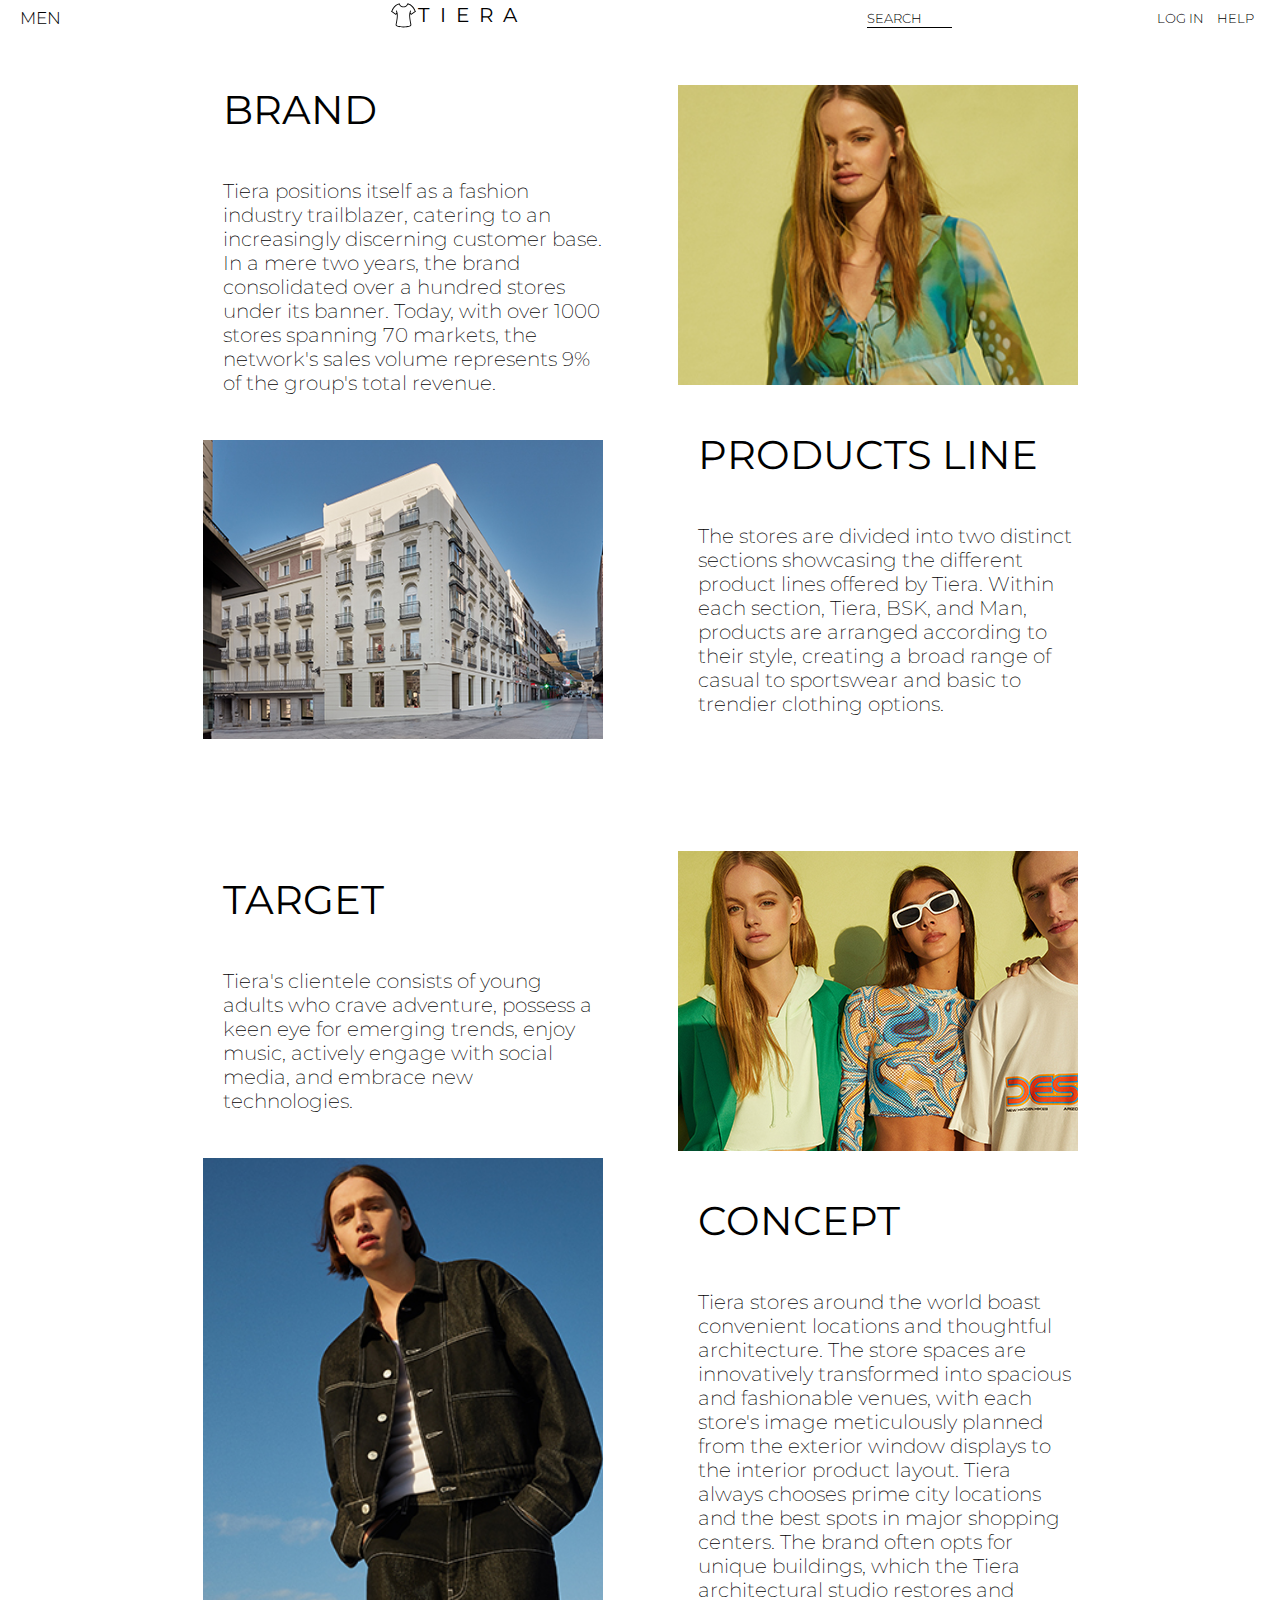
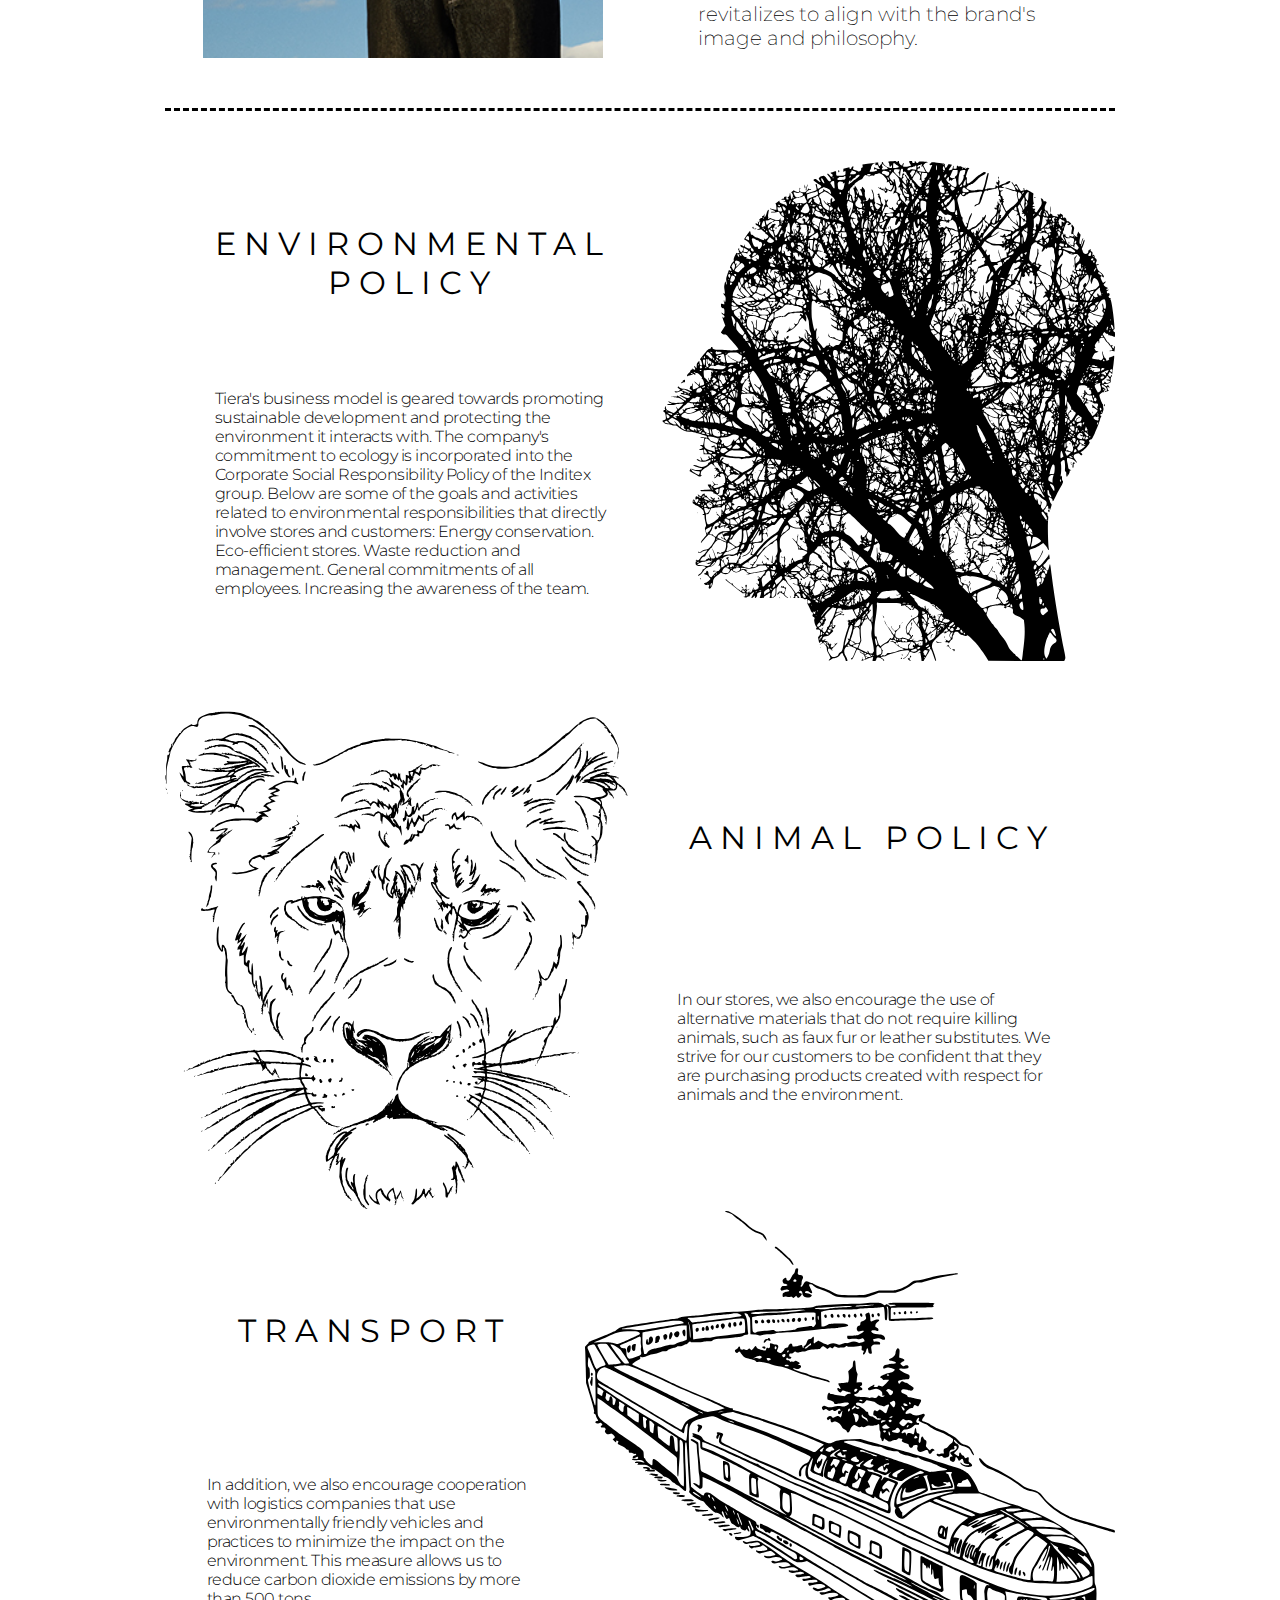
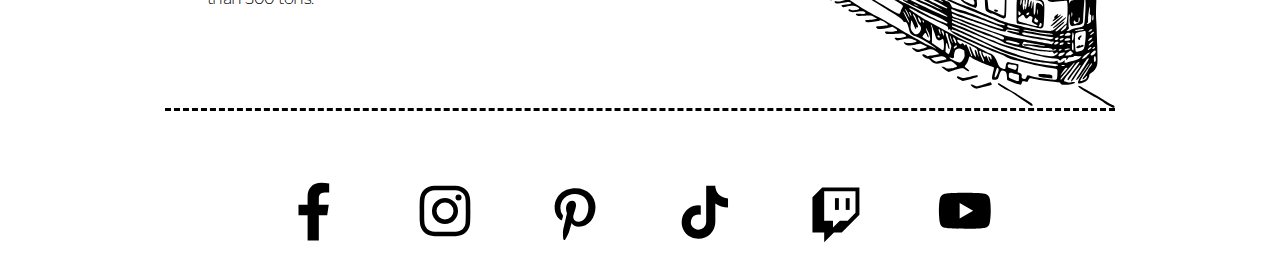
<file: help_page/help_page.html>
<!DOCTYPE html>
<html lang="en">
  <head>
    <meta charset="UTF-8" />
    <meta http-equiv="X-UA-Compatible" content="IE=edge" />
    <meta name="viewport" content="width=device-width, initial-scale=1.0" />
    <link rel="stylesheet" href="help_page.css" />
    <link
      rel="shortcut icon"
      href="../images/images_index/logo.svg"
      type="image/svg"
    />
    <title>Help</title>
  </head>
  <body>
    <header>
      <nav class="mobile_menu">
        <svg
          class="menu-btn__close"
          enable-background="new 0 0 32 32"
          id="Слой_1"
          version="1.1"
          viewBox="0 0 32 32"
          xml:space="preserve"
          xmlns="http://www.w3.org/2000/svg"
          xmlns:xlink="http://www.w3.org/1999/xlink"
        >
          <path
            d="M17.459,16.014l8.239-8.194c0.395-0.391,0.395-1.024,0-1.414c-0.394-0.391-1.034-0.391-1.428,0  l-8.232,8.187L7.73,6.284c-0.394-0.395-1.034-0.395-1.428,0c-0.394,0.396-0.394,1.037,0,1.432l8.302,8.303l-8.332,8.286  c-0.394,0.391-0.394,1.024,0,1.414c0.394,0.391,1.034,0.391,1.428,0l8.325-8.279l8.275,8.276c0.394,0.395,1.034,0.395,1.428,0  c0.394-0.396,0.394-1.037,0-1.432L17.459,16.014z"
            fill="#121313"
            id="Close"
          />
        </svg>

        <p>TIERA</p>
        <ul class="burger-menu">
          <li><a href="../man/man.html">MEN</a></li>
          <li><a href="../help_page/help_page.html#about_us">ABOUT US</a></li>
          <li><a href="../help_page/help_page.html#policy">POLICY</a></li>
          <li><a href="../help_page/help_page.html#cont">CONTACTS</a></li>
          <li><a href="../login_page/logn_page.html">LOG IN</a></li>
        </ul>
      </nav>

      <nav class="desktop">
        <div class="burger_icon menu-btn__burger">
          <img src="../images/images_index/меню2.png" alt="" />
        </div>

        <div class="sex">
          <ul class="sex_menu">
            <li><a href="../man/man.html">MEN</a></li>
          </ul>
        </div>

        <div class="logo">
          <ul class="logo_menu">
            <li>
              <div class="logo_photo">
                <svg
                  height="25px"
                  version="1.1"
                  id="_x32_"
                  xmlns="http://www.w3.org/2000/svg"
                  xmlns:xlink="http://www.w3.org/1999/xlink"
                  viewBox="0 0 512 512"
                  xml:space="preserve"
                >
                  <g>
                    <path
                      class="st0"
                      d="M503.576,162.111c-0.732-1.376-4.766-8.976-10.166-19.232c-5.214-9.889-11.624-22.157-17.946-34.058
               c-26.547-50.08-89.905-97.514-130.472-97.514l-12.911,0.189l-4.39,12.08C327.048,25.408,310.48,69.176,256,69.176
               s-71.048-43.768-71.692-45.601l-4.39-12.08l-12.911-0.189c-40.567,0-103.926,47.434-130.472,97.514
               c-6.322,11.901-12.733,24.169-17.946,34.058c-5.4,10.256-9.433,17.856-10.166,19.232L0,177.125l14.467,9.334l73.158,46.978
               l15.746,10.068l9.701-15.844l4.578-7.323c2.934,20.056,4.4,48.436-0.089,85.882c-7.144,60.613-14.377,94.68-18.589,115.004
               c-5.034,23.802-8.324,39.645,8.244,50.447c6.777,4.668,46.513,29.023,148.784,29.023c102.271,0,142.007-24.356,148.784-29.023
               c16.569-10.802,13.278-26.645,8.244-50.447c-4.212-20.324-11.445-54.391-18.589-115.004c-4.488-37.446-3.022-65.826-0.09-85.882
               l4.578,7.323l9.702,15.844l15.745-10.068l73.159-46.978L512,177.125L503.576,162.111z M414.486,218.049l-15.013-24.168
               c4.668-16.479,9.344-30.124,10.801-34.79c0.366-1.377,0.644-2.021,0.644-2.021l-17.489-5.49c0,0.178-3.756,12.088-7.968,28.844
               c-5.49,13.824-17.945,54.936-9.245,127.995c15.29,128.183,30.49,140.362,18.312,148.052c0,0-34.791,25.911-138.528,25.911
               S117.472,456.47,117.472,456.47c-12.178-7.69,3.022-19.868,18.312-148.052c8.7-73.06-3.755-114.172-9.246-127.995
               c-4.211-16.756-7.967-28.666-7.967-28.844l-17.489,5.49c0,0,0.277,0.644,0.644,2.021c1.458,4.666,6.134,18.312,10.802,34.79
               l-15.013,24.168L24.357,171.08c1.466-2.566,15.289-29.024,28.38-53.746c24.723-46.692,83.137-87.715,114.271-87.715
               c0,0,20.046,57.869,88.993,57.869s88.993-57.869,88.993-57.869c31.134,0,89.548,41.023,114.27,87.715
               c13.09,24.723,26.913,51.181,28.38,53.746L414.486,218.049z"
                    />
                  </g>
                </svg>
              </div>
            </li>
            <li class="text"><a href="../index/index.html">TIERA</a></li>
          </ul>
        </div>

        <div class="information">
          <ul class="information_menu">
            <li>
              <input type="text" name="search" id="" placeholder="SEARCH" />
            </li>
            <li><a href="../login_page/logn_page.html">LOG IN </a></li>
            <li><a href="../help_page/help_page.html">HELP</a></li>
          </ul>
        </div>
      </nav>
    </header>

    <main>
      <section class="main" id="about_us">
        <section class="first_line">
          <div class="block_1">
            <p>BRAND</p>
            <p>
              Tiera positions itself as a fashion industry trailblazer, catering
              to an increasingly discerning customer base. In a mere two years,
              the brand consolidated over a hundred stores under its banner.
              Today, with over 1000 stores spanning 70 markets, the network's
              sales volume represents 9% of the group's total revenue.
            </p>
            <div class="photo"></div>
          </div>

          <div class="block_2">
            <p>TARGET</p>
            <p>
              Tiera's clientele consists of young adults who crave adventure,
              possess a keen eye for emerging trends, enjoy music, actively
              engage with social media, and embrace new technologies.
            </p>
            <div class="photo"></div>
          </div>
        </section>
        <section class="second_line">
          <div class="block_1">
            <div class="photo"></div>
            <p>PRODUCTS LINE</p>
            <p>
              The stores are divided into two distinct sections showcasing the
              different product lines offered by Tiera. Within each section,
              Tiera, BSK, and Man, products are arranged according to their
              style, creating a broad range of casual to sportswear and basic to
              trendier clothing options.
            </p>
          </div>
          <div class="block_2">
            <div class="photo"></div>
            <p>CONCEPT</p>
            <p>
              Tiera stores around the world boast convenient locations and
              thoughtful architecture. The store spaces are innovatively
              transformed into spacious and fashionable venues, with each
              store's image meticulously planned from the exterior window
              displays to the interior product layout. Tiera always chooses
              prime city locations and the best spots in major shopping centers.
              The brand often opts for unique buildings, which the Tiera
              architectural studio restores and revitalizes to align with the
              brand's image and philosophy.
            </p>
          </div>
        </section>
      </section>

      <section class="envir_policy" id="policy">
        <div class="info">
          <p>ENVIRONMENTAL POLICY</p>
          <p>
            Tiera's business model is geared towards promoting sustainable
            development and protecting the environment it interacts with. The
            company's commitment to ecology is incorporated into the Corporate
            Social Responsibility Policy of the Inditex group. Below are some of
            the goals and activities related to environmental responsibilities
            that directly involve stores and customers: Energy conservation.
            Eco-efficient stores. Waste reduction and management. General
            commitments of all employees. Increasing the awareness of the team.
          </p>
        </div>
        <img
          src="../images/help_page/people.svg"
          alt=""
          class="people none_mobile"
        />
      </section>

      <section class="animal_policy">
        <img
          src="../images/help_page/lion.svg"
          alt=""
          class="people none_mobile"
        />
        <div class="info">
          <p>ANIMAL POLICY</p>
          <p>
            In our stores, we also encourage the use of alternative materials
            that do not require killing animals, such as faux fur or leather
            substitutes. We strive for our customers to be confident that they
            are purchasing products created with respect for animals and the
            environment.
          </p>
        </div>
      </section>

      <section class="trans_policy">
        <div class="info">
          <p>TRANSPORT</p>
          <p>
            In addition, we also encourage cooperation with logistics companies
            that use environmentally friendly vehicles and practices to minimize
            the impact on the environment. This measure allows us to reduce
            carbon dioxide emissions by more than 500 tons.
          </p>
        </div>
        <img
          src="../images/help_page/train.svg"
          alt=""
          class="people none_mobile"
        />
      </section>

      <section class="contacts" id="cont">
        <div class="container">
          <div class="contact_1 contact_block">
            <a href="#">
              <img src="../images/help_page/Facebook_white.svg" alt=""
            /></a>
          </div>
          <div class="contact_2 contact_block">
            <img src="../images/help_page//Instagram_white.svg" alt="" />
          </div>
          <div class="contact_3 contact_block">
            <img src="../images/help_page/Pinterest_white.svg" alt="" />
          </div>
          <div class="contact_4 contact_block">
            <img src="../images/help_page/TikTok_white.svg" alt="" />
          </div>
          <div class="contact_5 contact_block">
            <img src="../images/help_page/Twitch_white.svg" alt="" />
          </div>
          <div class="contact_6 contact_block">
            <img src="../images/help_page/YouTube_white.svg" alt="" />
          </div>
        </div>
      </section>

      <div class="temp"></div>
    </main>

    <script src="../script/menu.js"></script>
  </body>
</html>
</file>
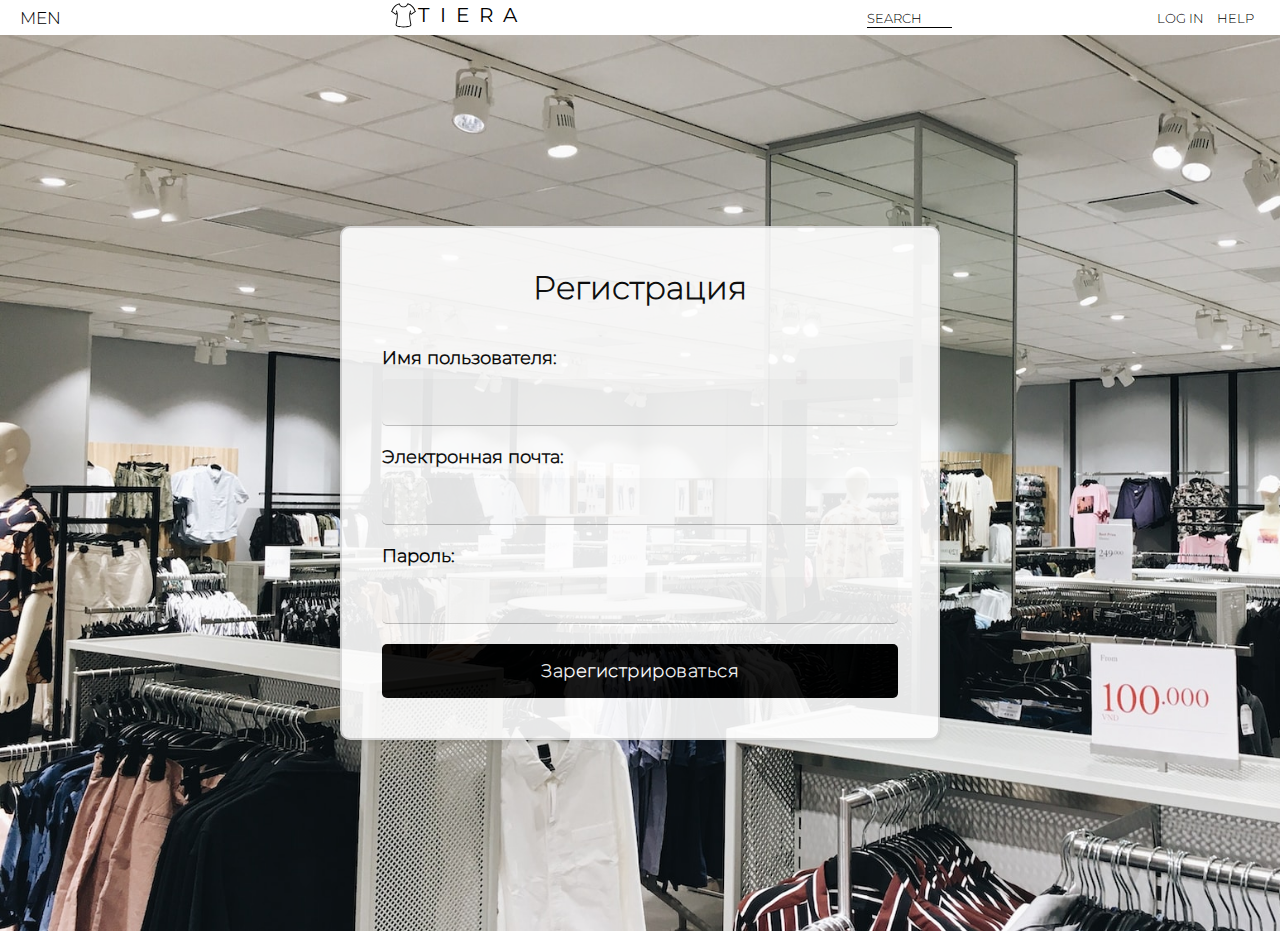
<file: login_page/logn_page.html>
<!DOCTYPE html>
<html lang="en">
  <head>
    <meta charset="UTF-8" />
    <meta http-equiv="X-UA-Compatible" content="IE=edge" />
    <meta name="viewport" content="width=device-width, initial-scale=1.0" />
    <link rel="stylesheet" href="login_page.css" />
    <link
      rel="shortcut icon"
      href="../images/images_index/logo.svg"
      type="image/svg"
    />
    <title>Регистрация</title>
  </head>
  <body>
    <header>
      <nav class="mobile_menu">
        <svg
          class="menu-btn__close"
          enable-background="new 0 0 32 32"
          id="Слой_1"
          version="1.1"
          viewBox="0 0 32 32"
          xml:space="preserve"
          xmlns="http://www.w3.org/2000/svg"
          xmlns:xlink="http://www.w3.org/1999/xlink"
        >
          <path
            d="M17.459,16.014l8.239-8.194c0.395-0.391,0.395-1.024,0-1.414c-0.394-0.391-1.034-0.391-1.428,0  l-8.232,8.187L7.73,6.284c-0.394-0.395-1.034-0.395-1.428,0c-0.394,0.396-0.394,1.037,0,1.432l8.302,8.303l-8.332,8.286  c-0.394,0.391-0.394,1.024,0,1.414c0.394,0.391,1.034,0.391,1.428,0l8.325-8.279l8.275,8.276c0.394,0.395,1.034,0.395,1.428,0  c0.394-0.396,0.394-1.037,0-1.432L17.459,16.014z"
            fill="#121313"
            id="Close"
          />
        </svg>

        <p>TIERA</p>
        <ul class="burger-menu">
          <li><a href="../man/man.html">MEN</a></li>
          <li><a href="../help_page/help_page.html#about_us">ABOUT US</a></li>
          <li><a href="../help_page/help_page.html#policy">POLICY</a></li>
          <li><a href="../help_page/help_page.html#cont">CONTACTS</a></li>
          <li><a href="../login_page/logn_page.html">LOG IN</a></li>
        </ul>
      </nav>

      <nav class="desktop">
        <div class="burger_icon menu-btn__burger">
          <img src="../images/images_index/меню2.png" alt="" />
        </div>

        <div class="sex">
          <ul class="sex_menu">
            <li><a href="../man/man.html">MEN</a></li>
          </ul>
        </div>

        <div class="logo">
          <ul class="logo_menu">
            <li>
              <div class="logo_photo">
                <svg
                  height="25px"
                  version="1.1"
                  id="_x32_"
                  xmlns="http://www.w3.org/2000/svg"
                  xmlns:xlink="http://www.w3.org/1999/xlink"
                  viewBox="0 0 512 512"
                  xml:space="preserve"
                >
                  <g>
                    <path
                      class="st0"
                      d="M503.576,162.111c-0.732-1.376-4.766-8.976-10.166-19.232c-5.214-9.889-11.624-22.157-17.946-34.058
           c-26.547-50.08-89.905-97.514-130.472-97.514l-12.911,0.189l-4.39,12.08C327.048,25.408,310.48,69.176,256,69.176
           s-71.048-43.768-71.692-45.601l-4.39-12.08l-12.911-0.189c-40.567,0-103.926,47.434-130.472,97.514
           c-6.322,11.901-12.733,24.169-17.946,34.058c-5.4,10.256-9.433,17.856-10.166,19.232L0,177.125l14.467,9.334l73.158,46.978
           l15.746,10.068l9.701-15.844l4.578-7.323c2.934,20.056,4.4,48.436-0.089,85.882c-7.144,60.613-14.377,94.68-18.589,115.004
           c-5.034,23.802-8.324,39.645,8.244,50.447c6.777,4.668,46.513,29.023,148.784,29.023c102.271,0,142.007-24.356,148.784-29.023
           c16.569-10.802,13.278-26.645,8.244-50.447c-4.212-20.324-11.445-54.391-18.589-115.004c-4.488-37.446-3.022-65.826-0.09-85.882
           l4.578,7.323l9.702,15.844l15.745-10.068l73.159-46.978L512,177.125L503.576,162.111z M414.486,218.049l-15.013-24.168
           c4.668-16.479,9.344-30.124,10.801-34.79c0.366-1.377,0.644-2.021,0.644-2.021l-17.489-5.49c0,0.178-3.756,12.088-7.968,28.844
           c-5.49,13.824-17.945,54.936-9.245,127.995c15.29,128.183,30.49,140.362,18.312,148.052c0,0-34.791,25.911-138.528,25.911
           S117.472,456.47,117.472,456.47c-12.178-7.69,3.022-19.868,18.312-148.052c8.7-73.06-3.755-114.172-9.246-127.995
           c-4.211-16.756-7.967-28.666-7.967-28.844l-17.489,5.49c0,0,0.277,0.644,0.644,2.021c1.458,4.666,6.134,18.312,10.802,34.79
           l-15.013,24.168L24.357,171.08c1.466-2.566,15.289-29.024,28.38-53.746c24.723-46.692,83.137-87.715,114.271-87.715
           c0,0,20.046,57.869,88.993,57.869s88.993-57.869,88.993-57.869c31.134,0,89.548,41.023,114.27,87.715
           c13.09,24.723,26.913,51.181,28.38,53.746L414.486,218.049z"
                    />
                  </g>
                </svg>
              </div>
            </li>
            <li class="text"><a href="../index/index.html">TIERA</a></li>
          </ul>
        </div>

        <div class="information">
          <ul class="information_menu">
            <li>
              <input type="text" name="search" id="" placeholder="SEARCH" />
            </li>
            <li><a href="../login_page/logn_page.html">LOG IN </a></li>
            <li><a href="../help_page/help_page.html">HELP</a></li>
          </ul>
        </div>
      </nav>
    </header>

    <main>
      <form action="/register" method="post">
        <h1>Регистрация</h1>
        <label for="username">Имя пользователя:</label>
        <input type="text" id="username" name="username" required />
        <label for="email">Электронная почта:</label>
        <input type="email" id="email" name="email" required />
        <label for="password">Пароль:</label>
        <input type="password" id="password" name="password" required />
        <input type="submit" value="Зарегистрироваться" />
      </form>
    </main>
    <script src="../script/menu.js"></script>
  </body>
</html>
</file>
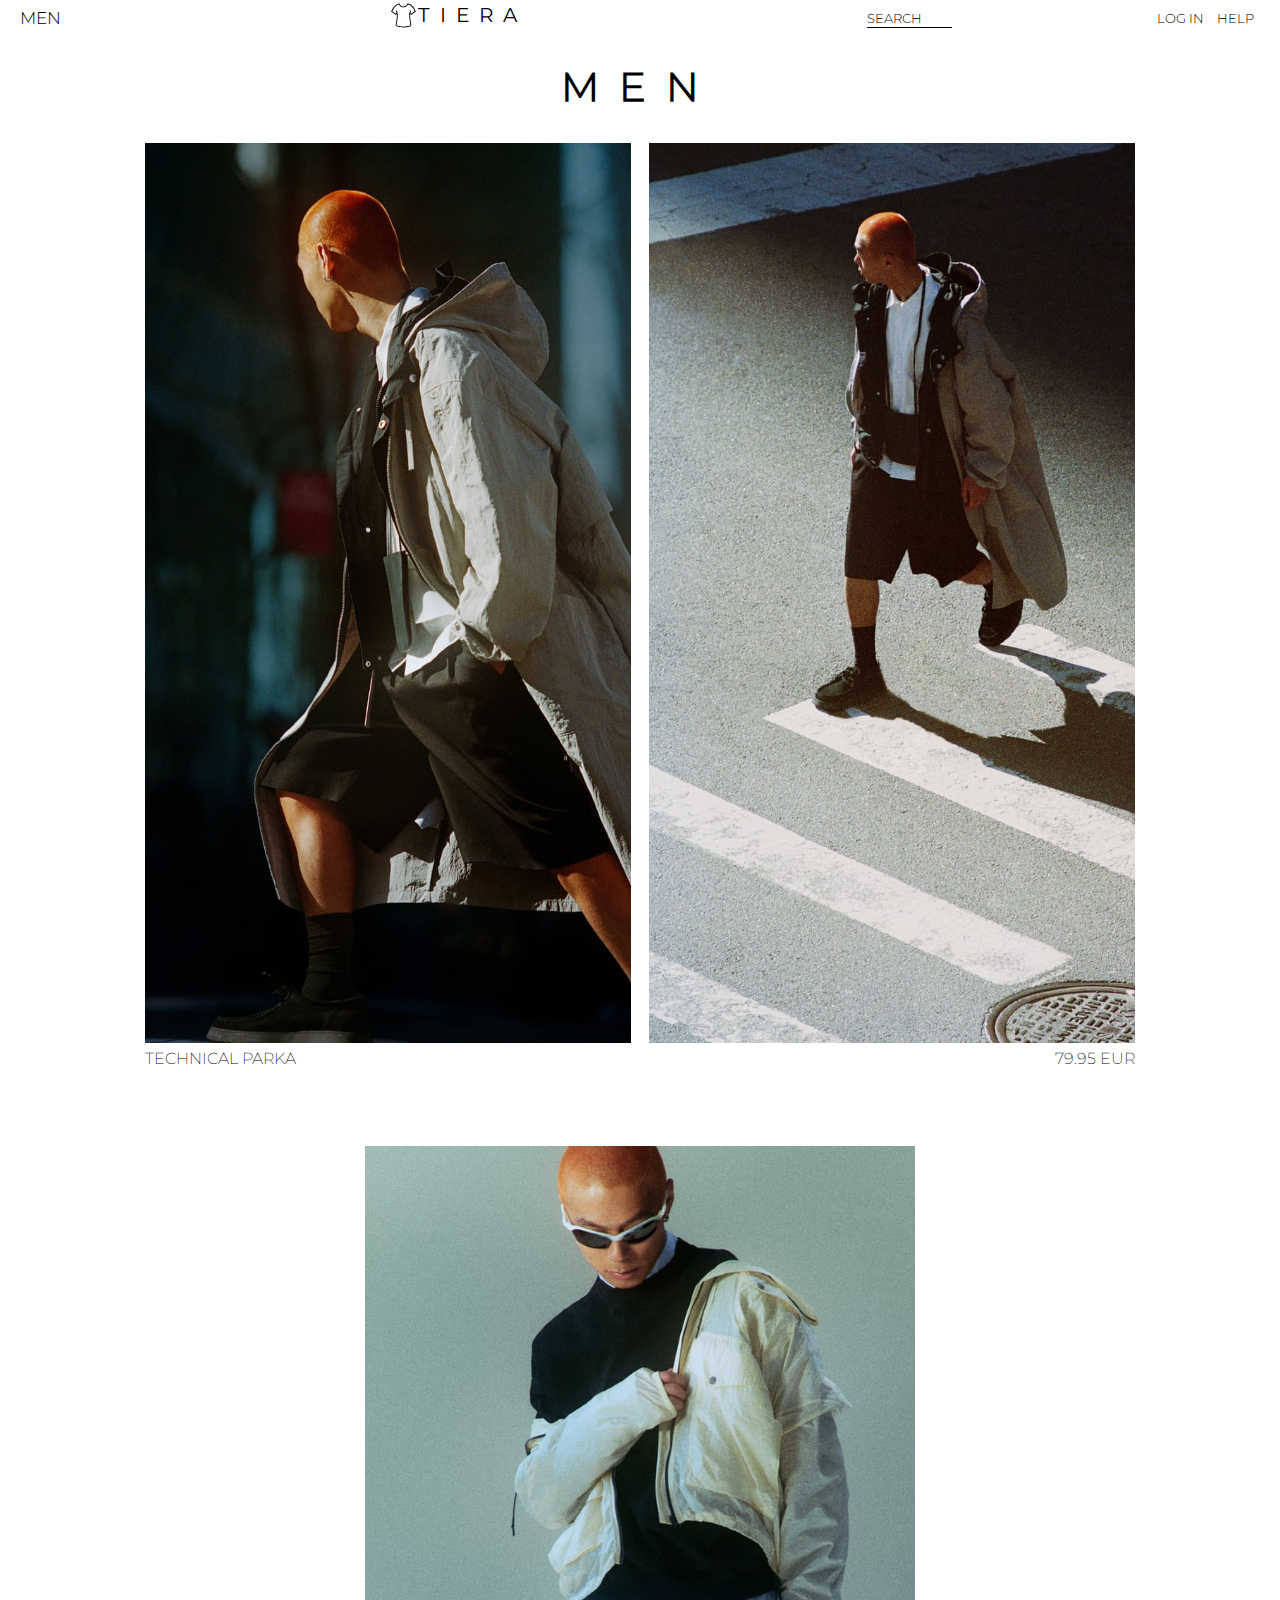
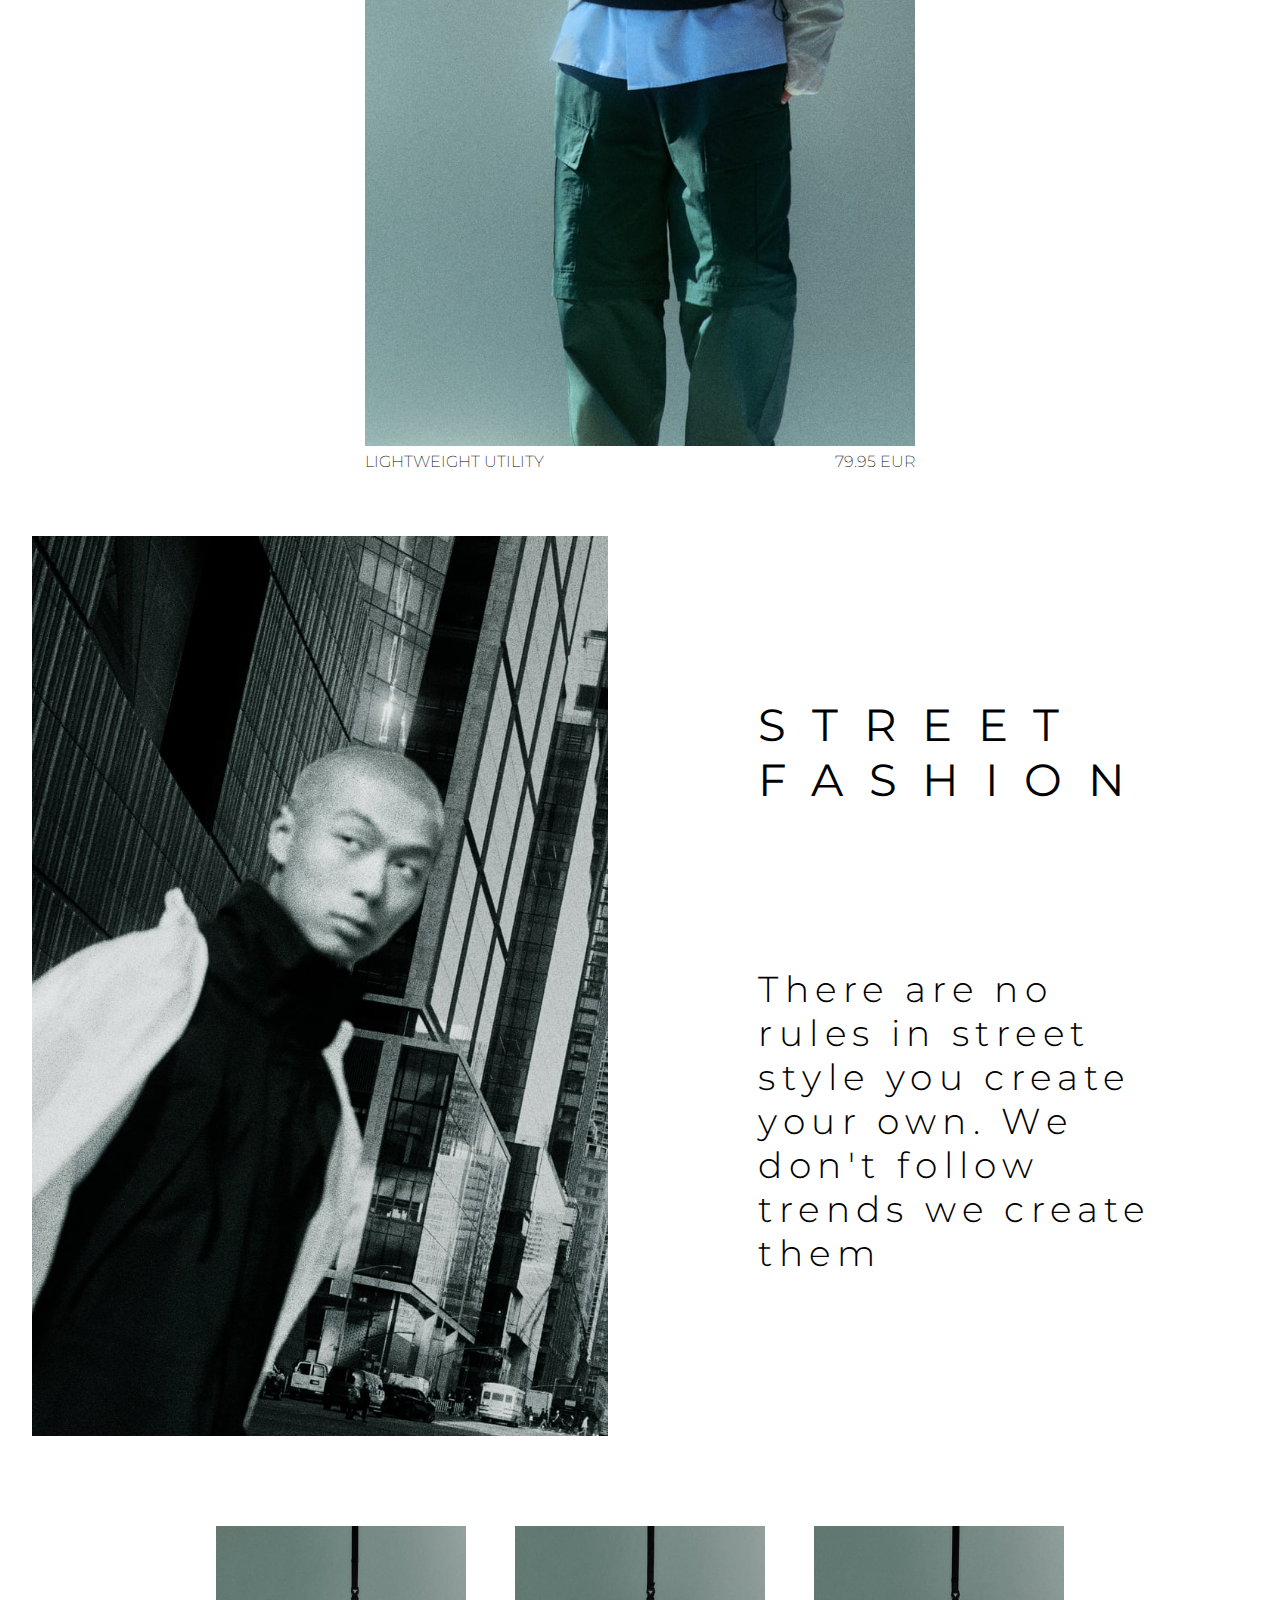
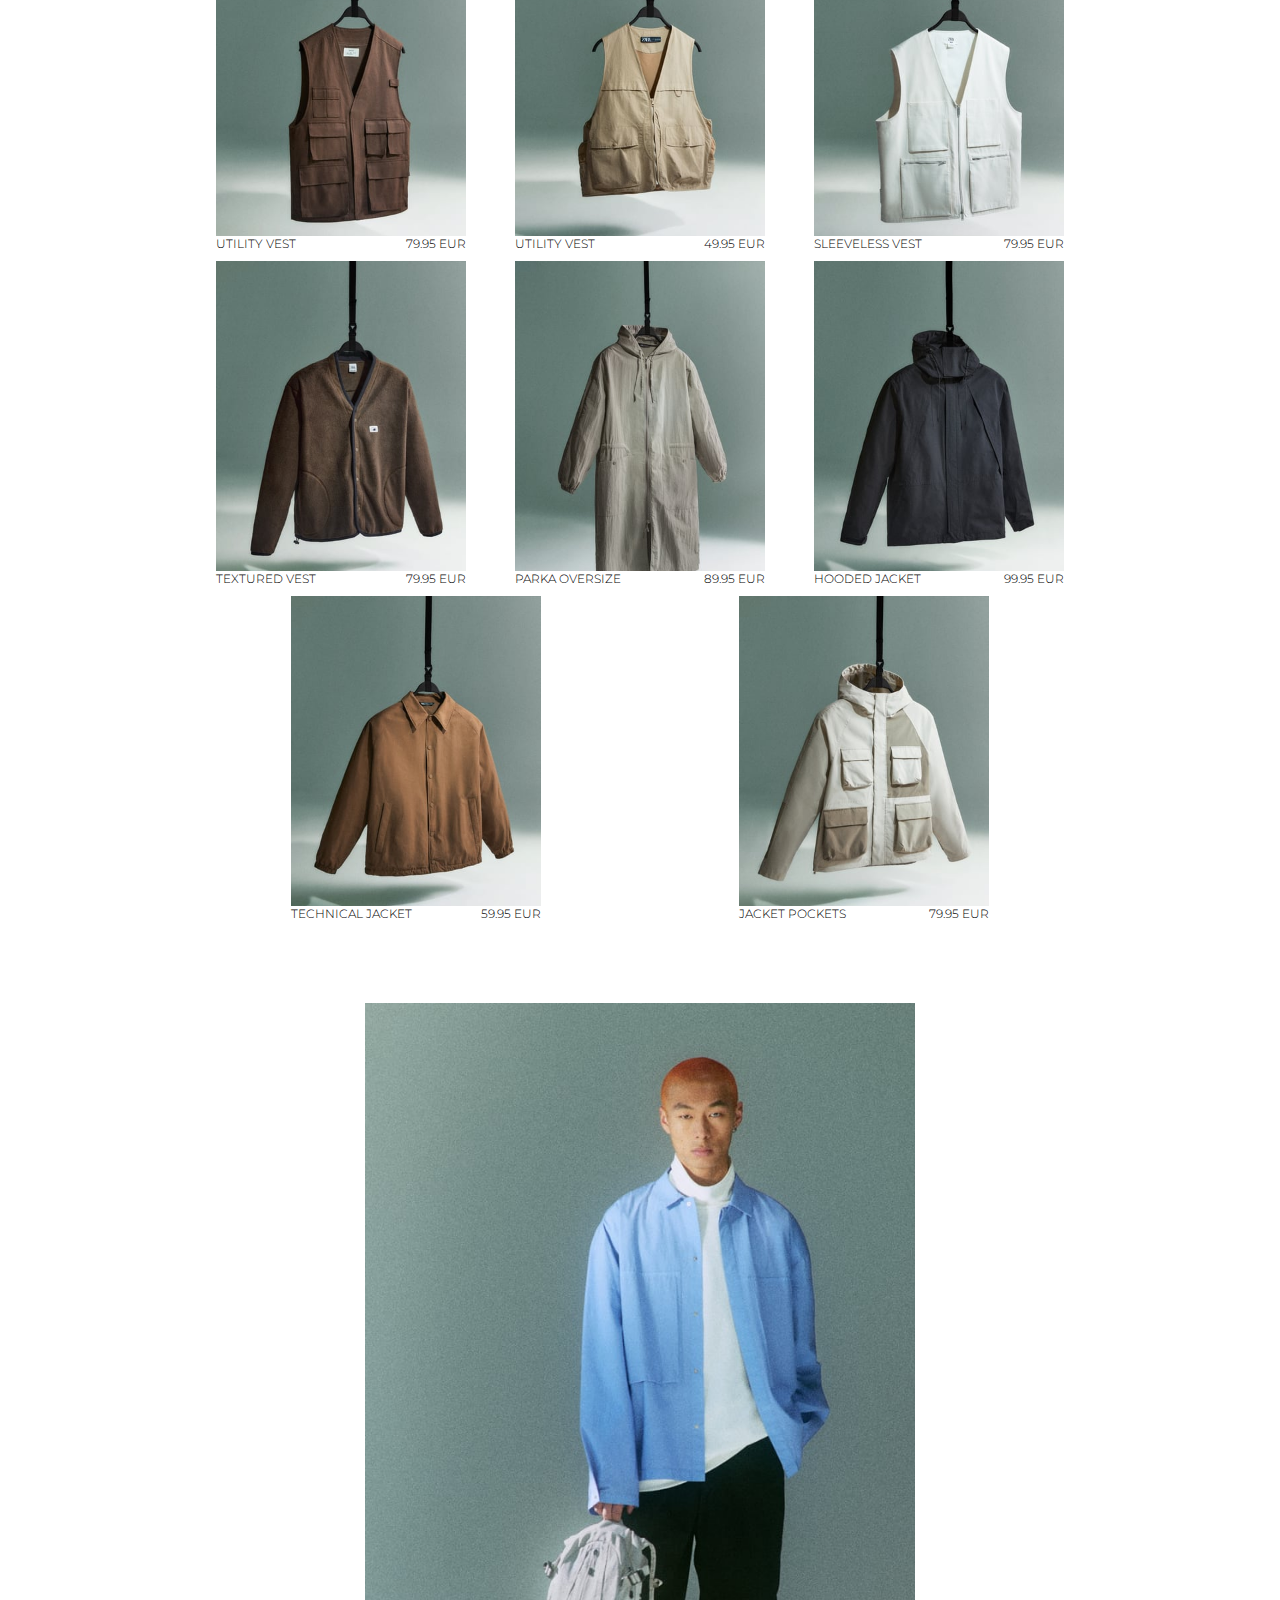
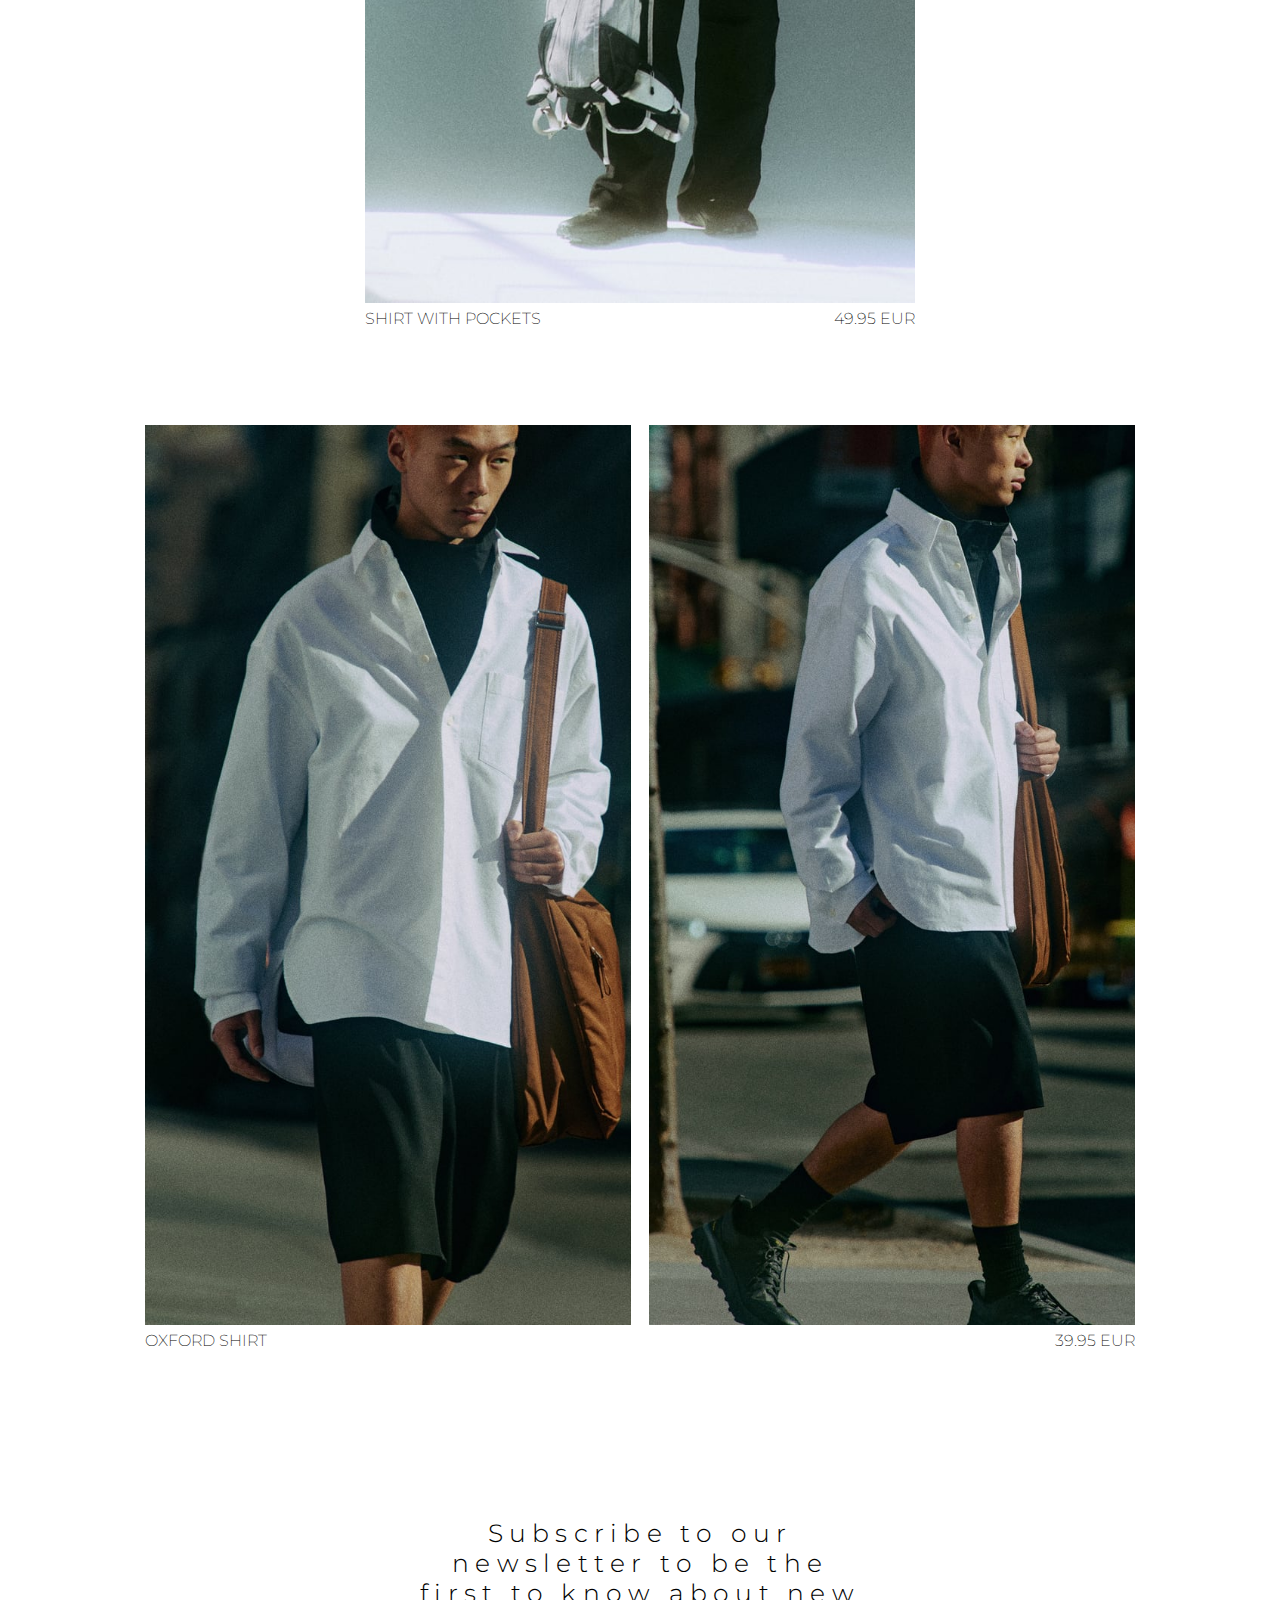
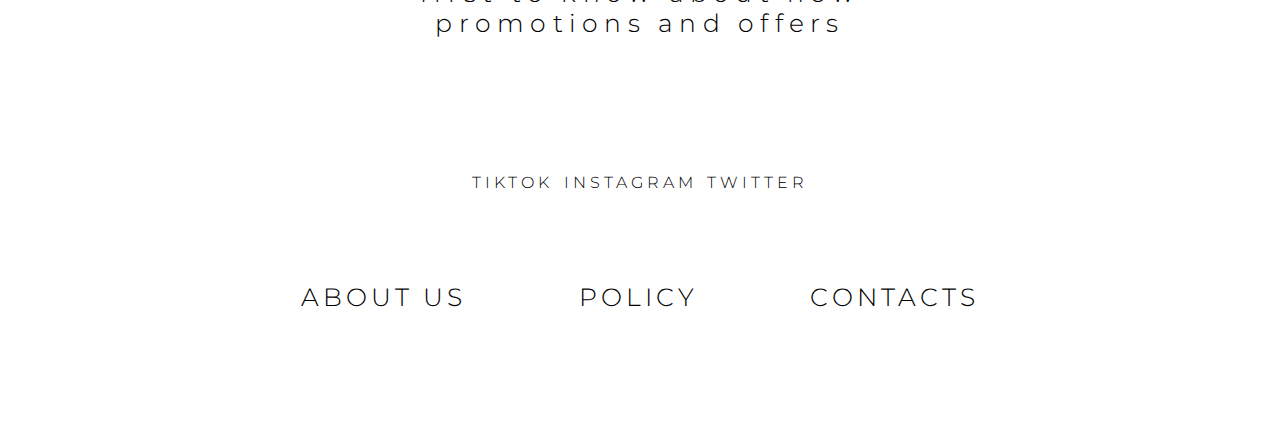
<file: man/man.html>
<!DOCTYPE html>
<html lang="en">
  <head>
    <meta charset="UTF-8" />
    <meta http-equiv="X-UA-Compatible" content="IE=edge" />
    <meta name="viewport" content="width=device-width, initial-scale=1.0" />
    <link rel="stylesheet" href="man.css" />
    <link
      rel="shortcut icon"
      href="../images/images_index/logo.svg"
      type="image/svg"
    />
    <title>Tiera Man</title>
  </head>
  <body>
    <header>
      <nav class="mobile_menu">
        <svg
          class="menu-btn__close"
          enable-background="new 0 0 32 32"
          version="1.1"
          viewBox="0 0 32 32"
          xml:space="preserve"
          xmlns="http://www.w3.org/2000/svg"
          xmlns:xlink="http://www.w3.org/1999/xlink"
        >
          <path
            d="M17.459,16.014l8.239-8.194c0.395-0.391,0.395-1.024,0-1.414c-0.394-0.391-1.034-0.391-1.428,0  l-8.232,8.187L7.73,6.284c-0.394-0.395-1.034-0.395-1.428,0c-0.394,0.396-0.394,1.037,0,1.432l8.302,8.303l-8.332,8.286  c-0.394,0.391-0.394,1.024,0,1.414c0.394,0.391,1.034,0.391,1.428,0l8.325-8.279l8.275,8.276c0.394,0.395,1.034,0.395,1.428,0  c0.394-0.396,0.394-1.037,0-1.432L17.459,16.014z"
            fill="#121313"
            id="Close"
          />
        </svg>

        <p>TIERA</p>
        <ul class="burger-menu">
          <li><a href="../man/man.html">MEN</a></li>
          <li><a href="../help_page/help_page.html#about_us">ABOUT US</a></li>
          <li><a href="../help_page/help_page.html#policy">POLICY</a></li>
          <li><a href="../help_page/help_page.html#cont">CONTACTS</a></li>
          <li><a href="../login_page/logn_page.html">LOG IN</a></li>
        </ul>
      </nav>

      <nav class="desktop">
        <div class="burger_icon menu-btn__burger">
          <img src="../images/images_index/меню2.png" alt="" />
        </div>

        <div class="sex">
          <ul class="sex_menu">
            <li><a href="../man/man.html">MEN</a></li>
          </ul>
        </div>

        <div class="logo">
          <ul class="logo_menu">
            <li>
              <div class="logo_photo">
                <svg
                  height="25px"
                  version="1.1"
                  id="_x32_"
                  xmlns="http://www.w3.org/2000/svg"
                  xmlns:xlink="http://www.w3.org/1999/xlink"
                  viewBox="0 0 512 512"
                  xml:space="preserve"
                >
                  <g>
                    <path
                      class="st0"
                      d="M503.576,162.111c-0.732-1.376-4.766-8.976-10.166-19.232c-5.214-9.889-11.624-22.157-17.946-34.058
               c-26.547-50.08-89.905-97.514-130.472-97.514l-12.911,0.189l-4.39,12.08C327.048,25.408,310.48,69.176,256,69.176
               s-71.048-43.768-71.692-45.601l-4.39-12.08l-12.911-0.189c-40.567,0-103.926,47.434-130.472,97.514
               c-6.322,11.901-12.733,24.169-17.946,34.058c-5.4,10.256-9.433,17.856-10.166,19.232L0,177.125l14.467,9.334l73.158,46.978
               l15.746,10.068l9.701-15.844l4.578-7.323c2.934,20.056,4.4,48.436-0.089,85.882c-7.144,60.613-14.377,94.68-18.589,115.004
               c-5.034,23.802-8.324,39.645,8.244,50.447c6.777,4.668,46.513,29.023,148.784,29.023c102.271,0,142.007-24.356,148.784-29.023
               c16.569-10.802,13.278-26.645,8.244-50.447c-4.212-20.324-11.445-54.391-18.589-115.004c-4.488-37.446-3.022-65.826-0.09-85.882
               l4.578,7.323l9.702,15.844l15.745-10.068l73.159-46.978L512,177.125L503.576,162.111z M414.486,218.049l-15.013-24.168
               c4.668-16.479,9.344-30.124,10.801-34.79c0.366-1.377,0.644-2.021,0.644-2.021l-17.489-5.49c0,0.178-3.756,12.088-7.968,28.844
               c-5.49,13.824-17.945,54.936-9.245,127.995c15.29,128.183,30.49,140.362,18.312,148.052c0,0-34.791,25.911-138.528,25.911
               S117.472,456.47,117.472,456.47c-12.178-7.69,3.022-19.868,18.312-148.052c8.7-73.06-3.755-114.172-9.246-127.995
               c-4.211-16.756-7.967-28.666-7.967-28.844l-17.489,5.49c0,0,0.277,0.644,0.644,2.021c1.458,4.666,6.134,18.312,10.802,34.79
               l-15.013,24.168L24.357,171.08c1.466-2.566,15.289-29.024,28.38-53.746c24.723-46.692,83.137-87.715,114.271-87.715
               c0,0,20.046,57.869,88.993,57.869s88.993-57.869,88.993-57.869c31.134,0,89.548,41.023,114.27,87.715
               c13.09,24.723,26.913,51.181,28.38,53.746L414.486,218.049z"
                    />
                  </g>
                </svg>
              </div>
            </li>
            <li class="text"><a href="../index/index.html">TIERA</a></li>
          </ul>
        </div>

        <div class="information">
          <ul class="information_menu">
            <li>
              <input type="text" name="search" id="" placeholder="SEARCH" />
            </li>
            <li><a href="../login_page/logn_page.html">LOG IN </a></li>
            <li><a href="../help_page/help_page.html">HELP</a></li>
          </ul>
        </div>
      </nav>
    </header>

    <main>
      <section class="list">
        <h1>MEN</h1>
        <div class="first_gallery">
          <a href="../men_TECHNICAL_PARKA/men_TECHNICAL_PARKA.html">
            <div class="first_photo">
              <p>TECHNICAL PARKA</p>
              <p>79.95 EUR</p>
            </div>
          </a>
          <a href="../men_TECHNICAL_PARKA/men_TECHNICAL_PARKA.html">
            <div class="second_photo"><p>79.95 EUR</p></div>
          </a>
        </div>
      </section>

      <section class="two_gallery">
        <a href="../men_LIGHTWEIGHT_UTILITY/men_LIGHTWEIGHT_UTILITY.html"
          ><div>
            <p>LIGHTWEIGHT UTILITY</p>
            <p>79.95 EUR</p>
          </div></a
        >
      </section>

      <section class="tagline">
        <div class="photo"></div>
        <div class="text">
          <p>STREET FASHION</p>
          <p>
            There are no rules in street style you create your own. We don't
            follow trends we create them
          </p>
        </div>
      </section>

      <section class="three_gallery">
        <div class="shared">
          <div class="el photo_1">
            <a class="ref">
              <div style="height: 100%">
                <p class="name"></p>
                <p class="price"></p>
              </div>
            </a>
          </div>
          <div class="el photo_2">
            <a class="ref">
              <div style="height: 100%">
                <p class="name"></p>
                <p class="price"></p>
              </div>
            </a>
          </div>
          <div class="el photo_3">
            <a class="ref">
              <div style="height: 100%">
                <p class="name"></p>
                <p class="price"></p>
              </div>
            </a>
          </div>
          <div class="el photo_4">
            <a class="ref">
              <div style="height: 100%">
                <p class="name"></p>
                <p class="price"></p>
              </div>
            </a>
          </div>
          <div class="el photo_5">
            <a class="ref">
              <div style="height: 100%">
                <p class="name"></p>
                <p class="price"></p>
              </div>
            </a>
          </div>
          <div class="el photo_6">
            <a class="ref">
              <div style="height: 100%">
                <p class="name"></p>
                <p class="price"></p>
              </div>
            </a>
          </div>
          <div class="el photo_7">
            <a class="ref">
              <div style="height: 100%">
                <p class="name"></p>
                <p class="price"></p>
              </div>
            </a>
          </div>
          <div class="el photo_8">
            <a class="ref">
              <div style="height: 100%">
                <p class="name"></p>
                <p class="price"></p>
              </div>
            </a>
          </div>
        </div>
      </section>

      <section class="four_gallery">
        <a href="../men_SHIRT_WITH_POCKETS/men_SHIRT_WITH_POCKETS.html"
          ><div>
            <p>SHIRT WITH POCKETS</p>
            <p>49.95 EUR</p>
          </div>
        </a>
      </section>

      <section class="list second_list">
        <div class="first_gallery">
          <a href="../men_OXFORD_SHIRT/men_OXFORD_SHIRT.html">
            <div class="first_photo">
              <p>OXFORD SHIRT</p>
              <p>39.95 EUR</p>
            </div>
          </a>
          <a href="../men_OXFORD_SHIRT/men_OXFORD_SHIRT.html">
            <div class="second_photo"><p>39.95 EUR</p></div>
          </a>
        </div>
      </section>
    </main>

    <footer>
      <section>
        <div class="newsletter">
          <p>
            Subscribe to our newsletter to be the first to know about new
            promotions and offers
          </p>
        </div>
        <div class="social_networks">
          <ul class="social_list">
            <li>TIKTOK</li>
            <li>INSTAGRAM</li>
            <li>TWITTER</li>
          </ul>
        </div>
        <div class="connection">
          <ul class="connection_list">
            <li><a href="../help_page/help_page.html#about_us">ABOUT US</a></li>
            <li><a href="../help_page/help_page.html#policy">POLICY</a></li>
            <li><a href="../help_page/help_page.html#cont">CONTACTS</a></li>
          </ul>
        </div>
      </section>
    </footer>
    <script src="../script/movies.js"></script>
    <script src="../script/menu.js"></script>
  </body>
</html>
</file>
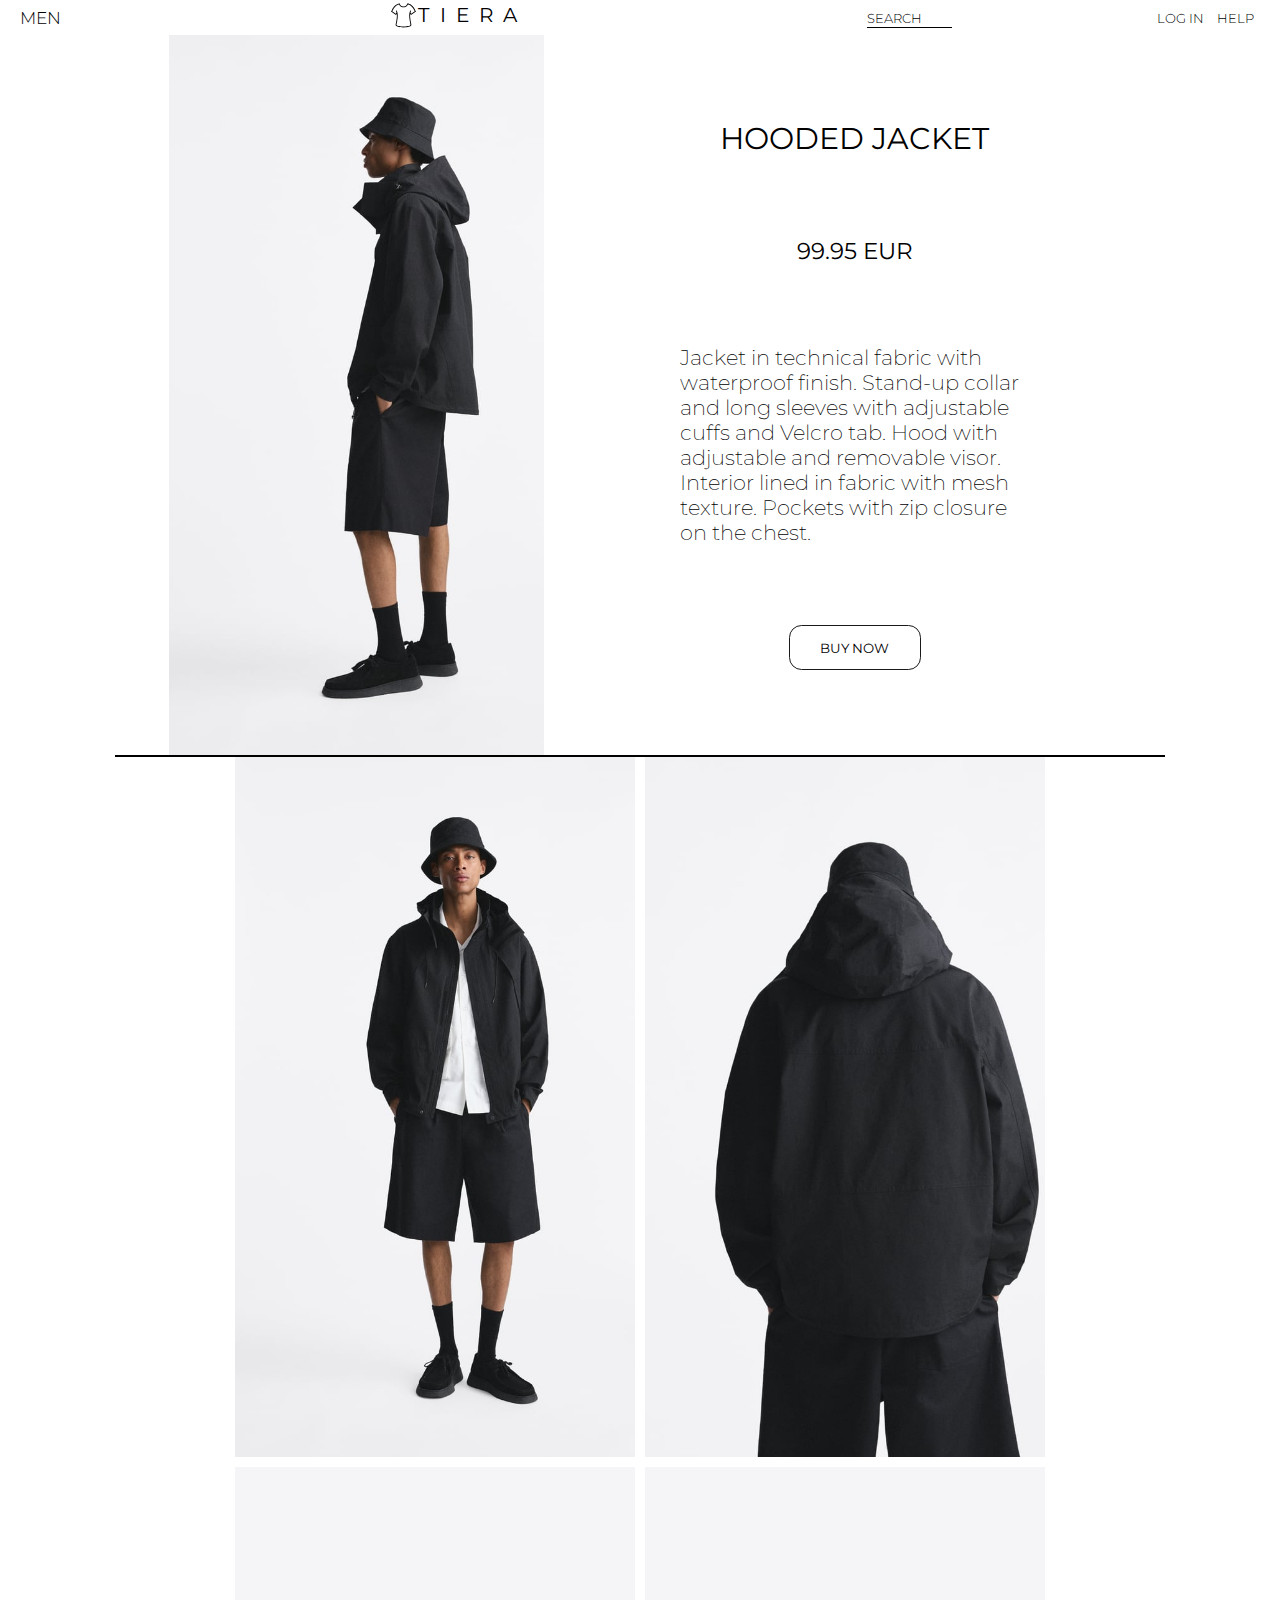
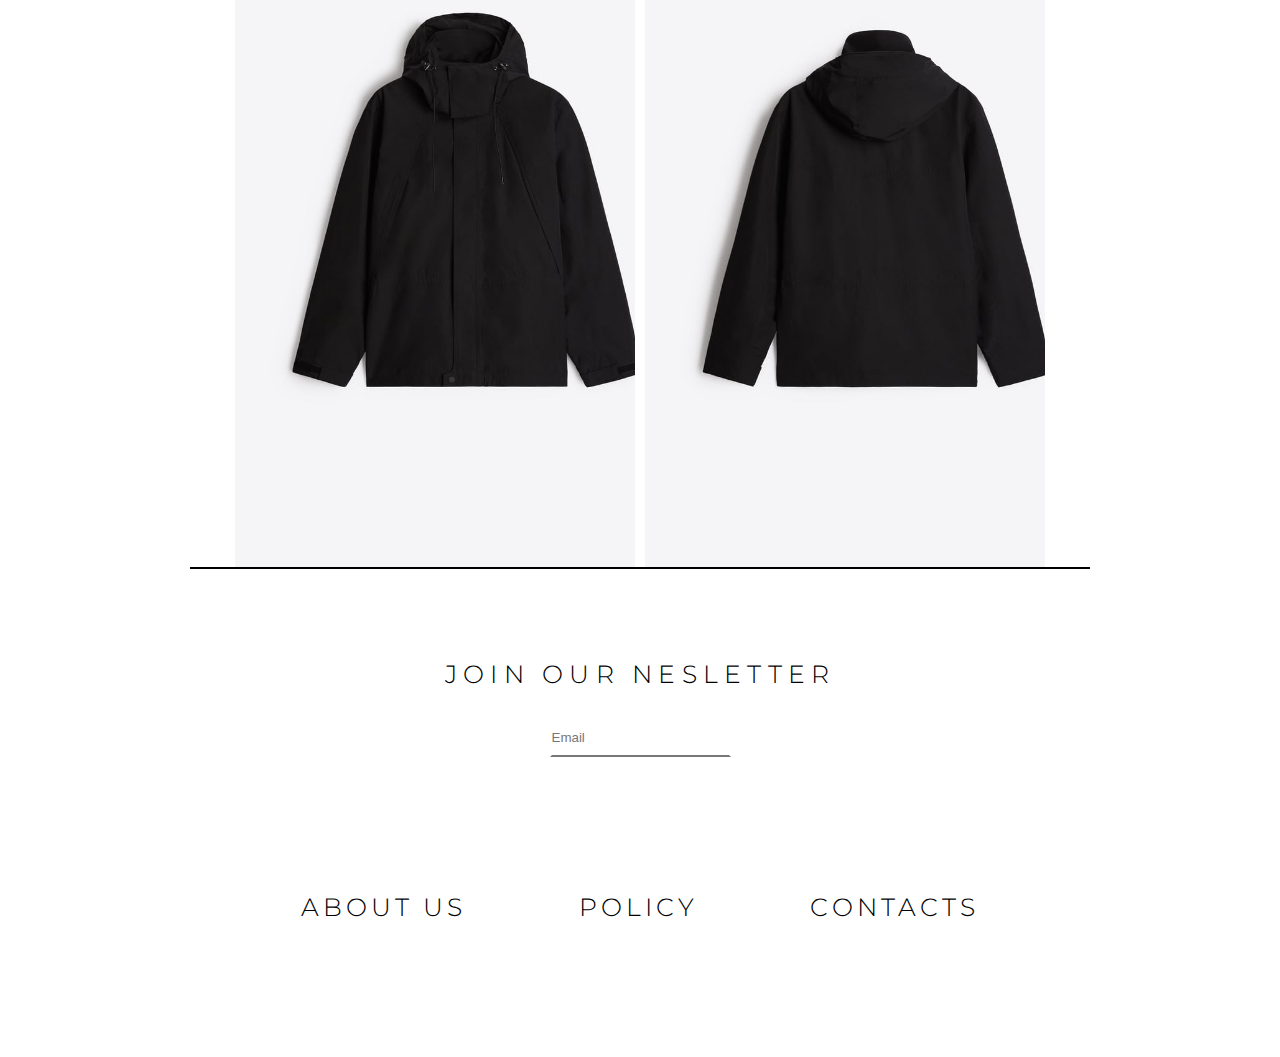
<file: men_HOODED_JACKET/men_HOODED_JACKET.html>
<!DOCTYPE html>
<html lang="en">
  <head>
    <meta charset="UTF-8" />
    <meta http-equiv="X-UA-Compatible" content="IE=edge" />
    <meta name="viewport" content="width=device-width, initial-scale=1.0" />
    <link
      rel="stylesheet"
      href="../men_TECHNICAL_PARKA/men_TECHNICAL_PARKA.css"
    />
    <link rel="stylesheet" href="men_HOODED_JACKET.css" />
    <link
      rel="shortcut icon"
      href="../images/images_index/logo.svg"
      type="image/svg"
    />
    <title>HOODED JACKET</title>
  </head>
  <body>
    <header>
      <nav class="mobile_menu">
        <svg
          class="menu-btn__close"
          enable-background="new 0 0 32 32"
          id="Слой_1"
          version="1.1"
          viewBox="0 0 32 32"
          xml:space="preserve"
          xmlns="http://www.w3.org/2000/svg"
          xmlns:xlink="http://www.w3.org/1999/xlink"
        >
          <path
            d="M17.459,16.014l8.239-8.194c0.395-0.391,0.395-1.024,0-1.414c-0.394-0.391-1.034-0.391-1.428,0  l-8.232,8.187L7.73,6.284c-0.394-0.395-1.034-0.395-1.428,0c-0.394,0.396-0.394,1.037,0,1.432l8.302,8.303l-8.332,8.286  c-0.394,0.391-0.394,1.024,0,1.414c0.394,0.391,1.034,0.391,1.428,0l8.325-8.279l8.275,8.276c0.394,0.395,1.034,0.395,1.428,0  c0.394-0.396,0.394-1.037,0-1.432L17.459,16.014z"
            fill="#121313"
            id="Close"
          />
        </svg>

        <p>TIERA</p>
        <ul class="burger-menu">
          <li><a href="../man/man.html">MEN</a></li>
          <li><a href="../help_page/help_page.html#about_us">ABOUT US</a></li>
          <li><a href="../help_page/help_page.html#policy">POLICY</a></li>
          <li><a href="../help_page/help_page.html#cont">CONTACTS</a></li>
          <li><a href="../login_page/logn_page.html">LOG IN</a></li>
        </ul>
      </nav>

      <nav class="desktop">
        <div class="burger_icon menu-btn__burger">
          <img src="../images/images_index/меню2.png" alt="" />
        </div>

        <div class="sex">
          <ul class="sex_menu">
            <li><a href="../man/man.html">MEN</a></li>
          </ul>
        </div>

        <div class="logo">
          <ul class="logo_menu">
            <li>
              <div class="logo_photo">
                <svg
                  height="25px"
                  version="1.1"
                  id="_x32_"
                  xmlns="http://www.w3.org/2000/svg"
                  xmlns:xlink="http://www.w3.org/1999/xlink"
                  viewBox="0 0 512 512"
                  xml:space="preserve"
                >
                  <g>
                    <path
                      class="st0"
                      d="M503.576,162.111c-0.732-1.376-4.766-8.976-10.166-19.232c-5.214-9.889-11.624-22.157-17.946-34.058
               c-26.547-50.08-89.905-97.514-130.472-97.514l-12.911,0.189l-4.39,12.08C327.048,25.408,310.48,69.176,256,69.176
               s-71.048-43.768-71.692-45.601l-4.39-12.08l-12.911-0.189c-40.567,0-103.926,47.434-130.472,97.514
               c-6.322,11.901-12.733,24.169-17.946,34.058c-5.4,10.256-9.433,17.856-10.166,19.232L0,177.125l14.467,9.334l73.158,46.978
               l15.746,10.068l9.701-15.844l4.578-7.323c2.934,20.056,4.4,48.436-0.089,85.882c-7.144,60.613-14.377,94.68-18.589,115.004
               c-5.034,23.802-8.324,39.645,8.244,50.447c6.777,4.668,46.513,29.023,148.784,29.023c102.271,0,142.007-24.356,148.784-29.023
               c16.569-10.802,13.278-26.645,8.244-50.447c-4.212-20.324-11.445-54.391-18.589-115.004c-4.488-37.446-3.022-65.826-0.09-85.882
               l4.578,7.323l9.702,15.844l15.745-10.068l73.159-46.978L512,177.125L503.576,162.111z M414.486,218.049l-15.013-24.168
               c4.668-16.479,9.344-30.124,10.801-34.79c0.366-1.377,0.644-2.021,0.644-2.021l-17.489-5.49c0,0.178-3.756,12.088-7.968,28.844
               c-5.49,13.824-17.945,54.936-9.245,127.995c15.29,128.183,30.49,140.362,18.312,148.052c0,0-34.791,25.911-138.528,25.911
               S117.472,456.47,117.472,456.47c-12.178-7.69,3.022-19.868,18.312-148.052c8.7-73.06-3.755-114.172-9.246-127.995
               c-4.211-16.756-7.967-28.666-7.967-28.844l-17.489,5.49c0,0,0.277,0.644,0.644,2.021c1.458,4.666,6.134,18.312,10.802,34.79
               l-15.013,24.168L24.357,171.08c1.466-2.566,15.289-29.024,28.38-53.746c24.723-46.692,83.137-87.715,114.271-87.715
               c0,0,20.046,57.869,88.993,57.869s88.993-57.869,88.993-57.869c31.134,0,89.548,41.023,114.27,87.715
               c13.09,24.723,26.913,51.181,28.38,53.746L414.486,218.049z"
                    />
                  </g>
                </svg>
              </div>
            </li>
            <li class="text"><a href="../index/index.html">TIERA</a></li>
          </ul>
        </div>

        <div class="information">
          <ul class="information_menu">
            <li>
              <input type="text" name="search" id="" placeholder="SEARCH" />
            </li>
            <li><a href="../login_page/logn_page.html">LOG IN </a></li>
            <li><a href="../help_page/help_page.html">HELP</a></li>
          </ul>
        </div>
      </nav>
    </header>

    <main>
      <section class="buy_menu">
        <div class="photo"></div>
        <div class="information">
          <p>HOODED JACKET</p>
          <p>99.95 EUR</p>
          <p>
            Jacket in technical fabric with waterproof finish. Stand-up collar
            and long sleeves with adjustable cuffs and Velcro tab. Hood with
            adjustable and removable visor. Interior lined in fabric with mesh
            texture. Pockets with zip closure on the chest.
          </p>
          <button>BUY NOW</button>
        </div>
      </section>

      <section class="gallery">
        <div class="first_photo"></div>
        <div class="second_photo"></div>
        <div class="third_photo"></div>
        <div class="fourth_photo"></div>
      </section>
    </main>
    <footer>
      <section>
        <div class="newsletter">
          <p>JOIN OUR NESLETTER</p>
          <input placeholder="Email" type="text" class="input" required="" />
        </div>

        <div class="connection">
          <ul class="connection_list">
            <li><a href="../help_page/help_page.html#about_us">ABOUT US</a></li>
            <li><a href="../help_page/help_page.html#policy">POLICY</a></li>
            <li><a href="../help_page/help_page.html#cont">CONTACTS</a></li>
          </ul>
        </div>
      </section>
    </footer>
    <script src="../script/menu.js"></script>
  </body>
</html>
</file>
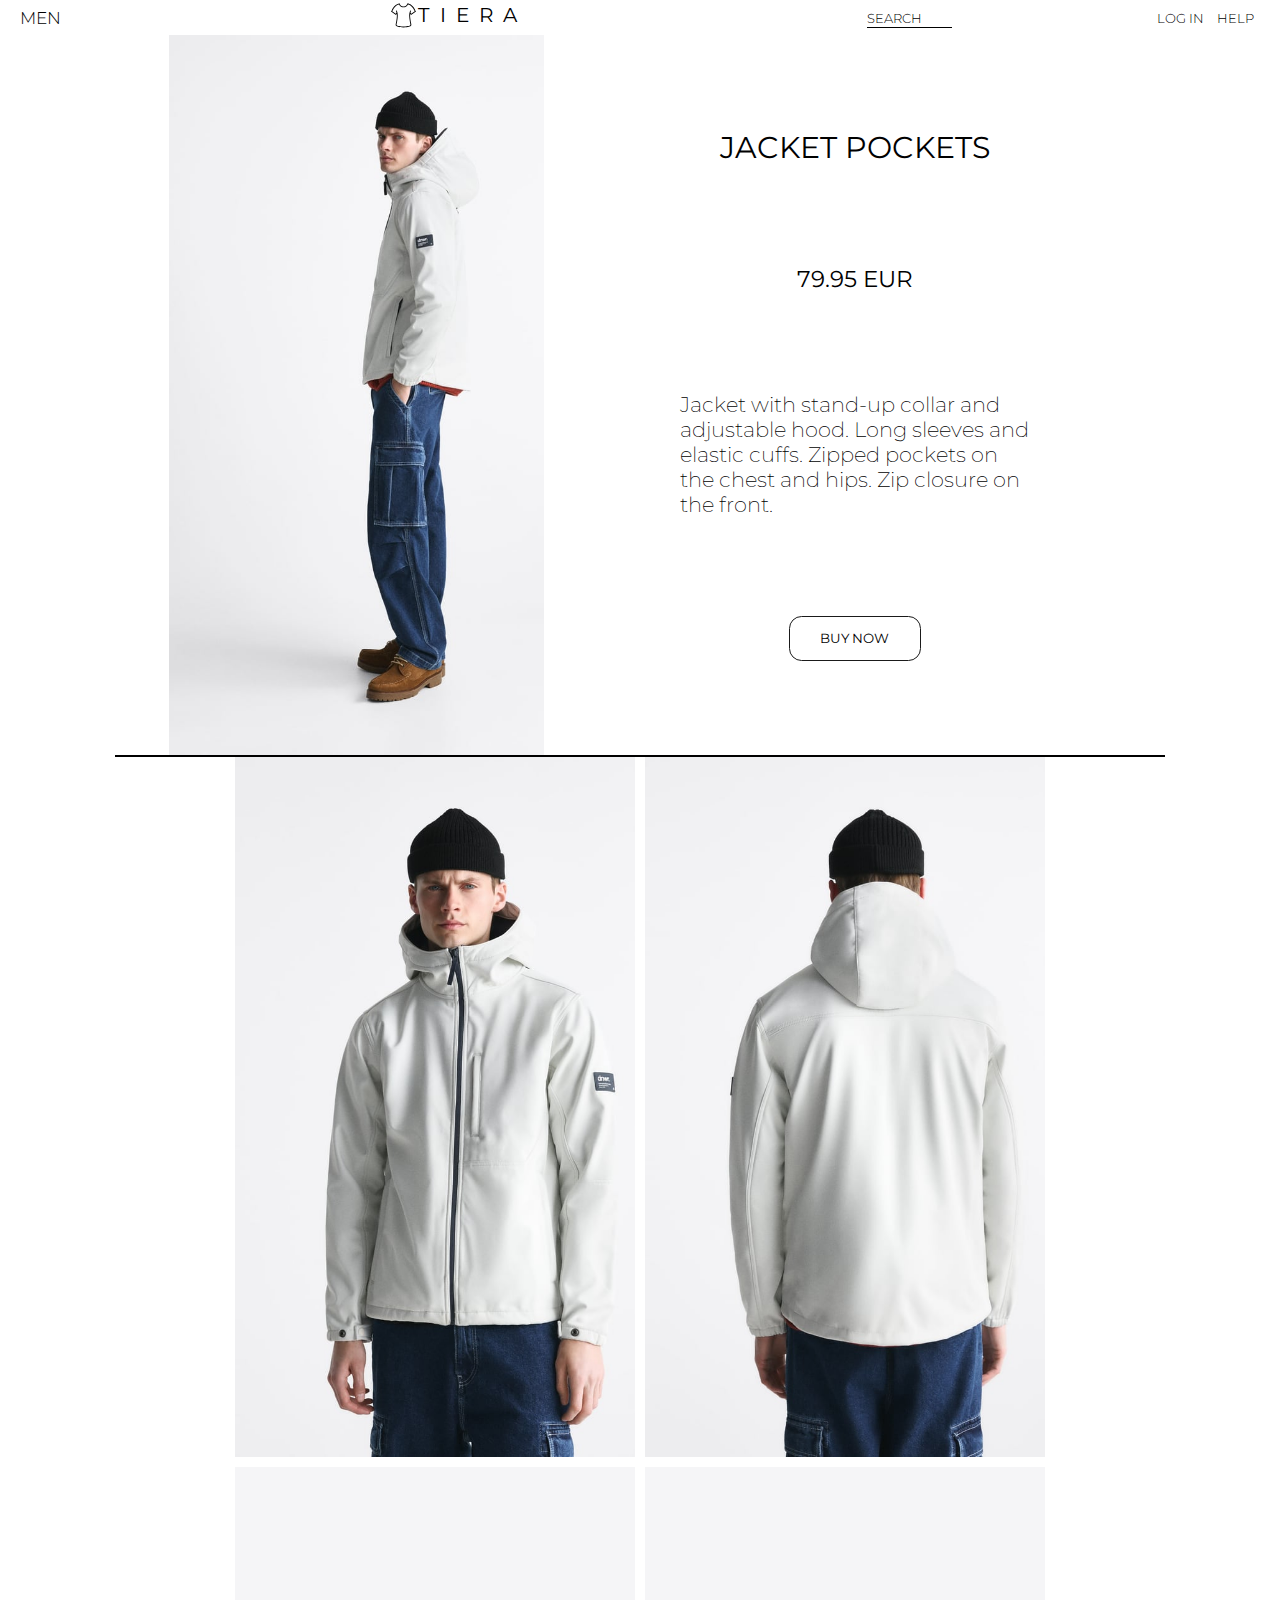
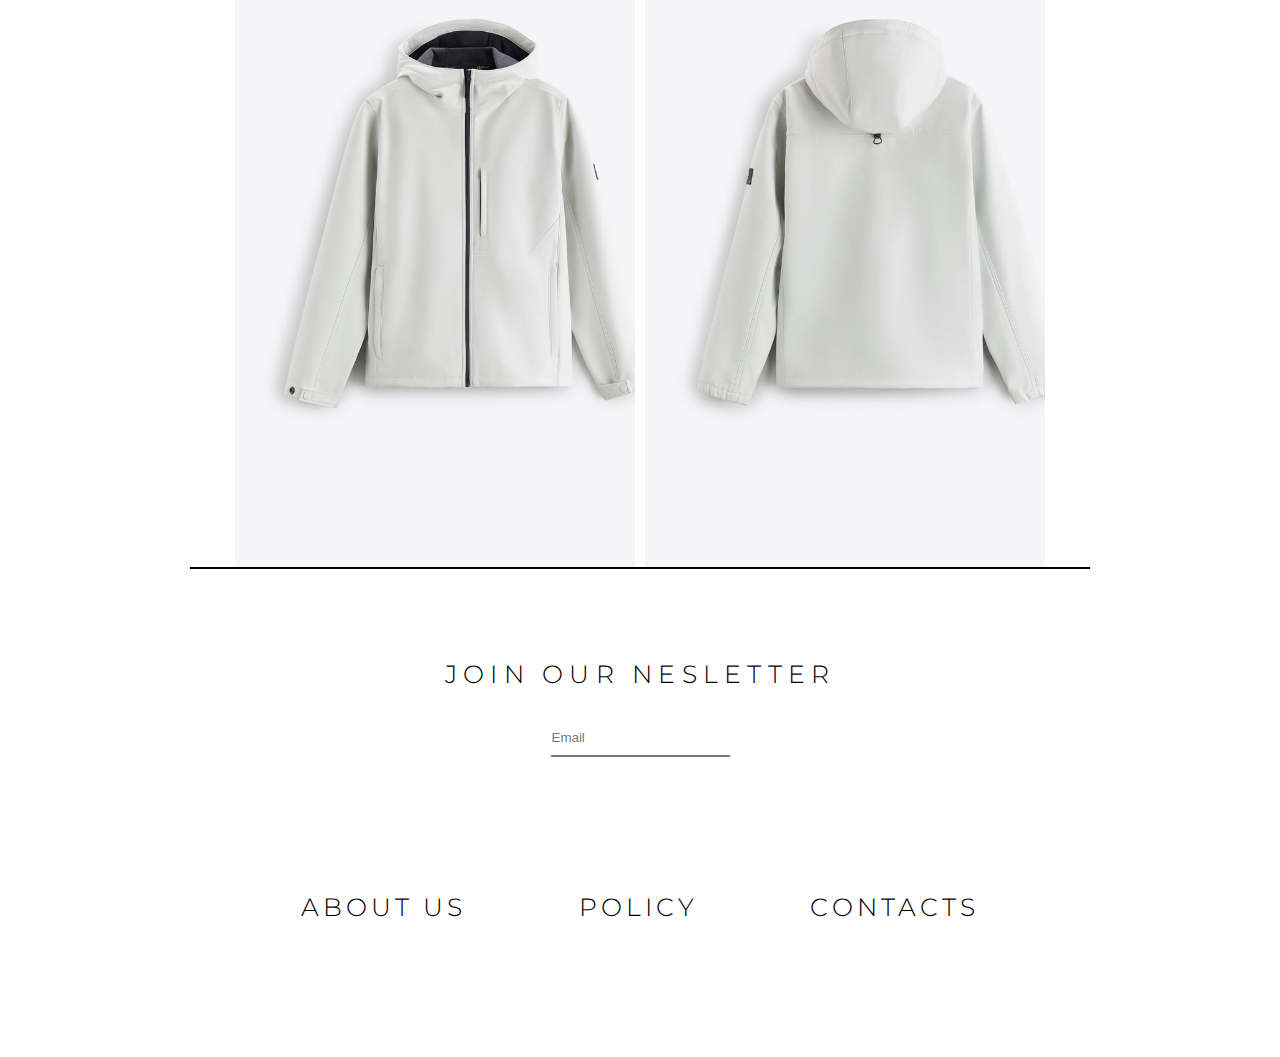
<file: men_JACKET_POCKETS/men_JACKET_POCKETS.html>
<!DOCTYPE html>
<html lang="en">
  <head>
    <meta charset="UTF-8" />
    <meta http-equiv="X-UA-Compatible" content="IE=edge" />
    <meta name="viewport" content="width=device-width, initial-scale=1.0" />
    <link
      rel="stylesheet"
      href="../men_TECHNICAL_PARKA/men_TECHNICAL_PARKA.css"
    />
    <link rel="stylesheet" href="men_JACKET_POCKETS.css" />
    <link
      rel="shortcut icon"
      href="../images/images_index/logo.svg"
      type="image/svg"
    />
    <title>JACKET POCKETS</title>
  </head>
  <body>
    <header>
      <nav class="mobile_menu">
        <svg
          class="menu-btn__close"
          enable-background="new 0 0 32 32"
          id="Слой_1"
          version="1.1"
          viewBox="0 0 32 32"
          xml:space="preserve"
          xmlns="http://www.w3.org/2000/svg"
          xmlns:xlink="http://www.w3.org/1999/xlink"
        >
          <path
            d="M17.459,16.014l8.239-8.194c0.395-0.391,0.395-1.024,0-1.414c-0.394-0.391-1.034-0.391-1.428,0  l-8.232,8.187L7.73,6.284c-0.394-0.395-1.034-0.395-1.428,0c-0.394,0.396-0.394,1.037,0,1.432l8.302,8.303l-8.332,8.286  c-0.394,0.391-0.394,1.024,0,1.414c0.394,0.391,1.034,0.391,1.428,0l8.325-8.279l8.275,8.276c0.394,0.395,1.034,0.395,1.428,0  c0.394-0.396,0.394-1.037,0-1.432L17.459,16.014z"
            fill="#121313"
            id="Close"
          />
        </svg>

        <p>TIERA</p>
        <ul class="burger-menu">
          <li><a href="../man/man.html">MEN</a></li>
          <li><a href="../help_page/help_page.html#about_us">ABOUT US</a></li>
          <li><a href="../help_page/help_page.html#policy">POLICY</a></li>
          <li><a href="../help_page/help_page.html#cont">CONTACTS</a></li>
          <li><a href="../login_page/logn_page.html">LOG IN</a></li>
        </ul>
      </nav>

      <nav class="desktop">
        <div class="burger_icon menu-btn__burger">
          <img src="../images/images_index/меню2.png" alt="" />
        </div>

        <div class="sex">
          <ul class="sex_menu">
            <li><a href="../man/man.html">MEN</a></li>
          </ul>
        </div>

        <div class="logo">
          <ul class="logo_menu">
            <li>
              <div class="logo_photo">
                <svg
                  height="25px"
                  version="1.1"
                  id="_x32_"
                  xmlns="http://www.w3.org/2000/svg"
                  xmlns:xlink="http://www.w3.org/1999/xlink"
                  viewBox="0 0 512 512"
                  xml:space="preserve"
                >
                  <g>
                    <path
                      class="st0"
                      d="M503.576,162.111c-0.732-1.376-4.766-8.976-10.166-19.232c-5.214-9.889-11.624-22.157-17.946-34.058
             c-26.547-50.08-89.905-97.514-130.472-97.514l-12.911,0.189l-4.39,12.08C327.048,25.408,310.48,69.176,256,69.176
             s-71.048-43.768-71.692-45.601l-4.39-12.08l-12.911-0.189c-40.567,0-103.926,47.434-130.472,97.514
             c-6.322,11.901-12.733,24.169-17.946,34.058c-5.4,10.256-9.433,17.856-10.166,19.232L0,177.125l14.467,9.334l73.158,46.978
             l15.746,10.068l9.701-15.844l4.578-7.323c2.934,20.056,4.4,48.436-0.089,85.882c-7.144,60.613-14.377,94.68-18.589,115.004
             c-5.034,23.802-8.324,39.645,8.244,50.447c6.777,4.668,46.513,29.023,148.784,29.023c102.271,0,142.007-24.356,148.784-29.023
             c16.569-10.802,13.278-26.645,8.244-50.447c-4.212-20.324-11.445-54.391-18.589-115.004c-4.488-37.446-3.022-65.826-0.09-85.882
             l4.578,7.323l9.702,15.844l15.745-10.068l73.159-46.978L512,177.125L503.576,162.111z M414.486,218.049l-15.013-24.168
             c4.668-16.479,9.344-30.124,10.801-34.79c0.366-1.377,0.644-2.021,0.644-2.021l-17.489-5.49c0,0.178-3.756,12.088-7.968,28.844
             c-5.49,13.824-17.945,54.936-9.245,127.995c15.29,128.183,30.49,140.362,18.312,148.052c0,0-34.791,25.911-138.528,25.911
             S117.472,456.47,117.472,456.47c-12.178-7.69,3.022-19.868,18.312-148.052c8.7-73.06-3.755-114.172-9.246-127.995
             c-4.211-16.756-7.967-28.666-7.967-28.844l-17.489,5.49c0,0,0.277,0.644,0.644,2.021c1.458,4.666,6.134,18.312,10.802,34.79
             l-15.013,24.168L24.357,171.08c1.466-2.566,15.289-29.024,28.38-53.746c24.723-46.692,83.137-87.715,114.271-87.715
             c0,0,20.046,57.869,88.993,57.869s88.993-57.869,88.993-57.869c31.134,0,89.548,41.023,114.27,87.715
             c13.09,24.723,26.913,51.181,28.38,53.746L414.486,218.049z"
                    />
                  </g>
                </svg>
              </div>
            </li>
            <li class="text"><a href="../index/index.html">TIERA</a></li>
          </ul>
        </div>

        <div class="information">
          <ul class="information_menu">
            <li>
              <input type="text" name="search" id="" placeholder="SEARCH" />
            </li>
            <li><a href="../login_page/logn_page.html">LOG IN </a></li>
            <li><a href="../help_page/help_page.html">HELP</a></li>
          </ul>
        </div>
      </nav>
    </header>

    <main>
      <section class="buy_menu">
        <div class="photo"></div>
        <div class="information">
          <p>JACKET POCKETS</p>
          <p>79.95 EUR</p>
          <p>
            Jacket with stand-up collar and adjustable hood. Long sleeves and
            elastic cuffs. Zipped pockets on the chest and hips. Zip closure on
            the front.
          </p>
          <button>BUY NOW</button>
        </div>
      </section>

      <section class="gallery">
        <div class="first_photo"></div>
        <div class="second_photo"></div>
        <div class="third_photo"></div>
        <div class="fourth_photo"></div>
      </section>
    </main>
    <footer>
      <section>
        <div class="newsletter">
          <p>JOIN OUR NESLETTER</p>
          <input placeholder="Email" type="text" class="input" required="" />
        </div>

        <div class="connection">
          <ul class="connection_list">
            <li><a href="../help_page/help_page.html#about_us">ABOUT US</a></li>
            <li><a href="../help_page/help_page.html#policy">POLICY</a></li>
            <li><a href="../help_page/help_page.html#cont">CONTACTS</a></li>
          </ul>
        </div>
      </section>
    </footer>
    <script src="../script/menu.js"></script>
  </body>
</html>
</file>
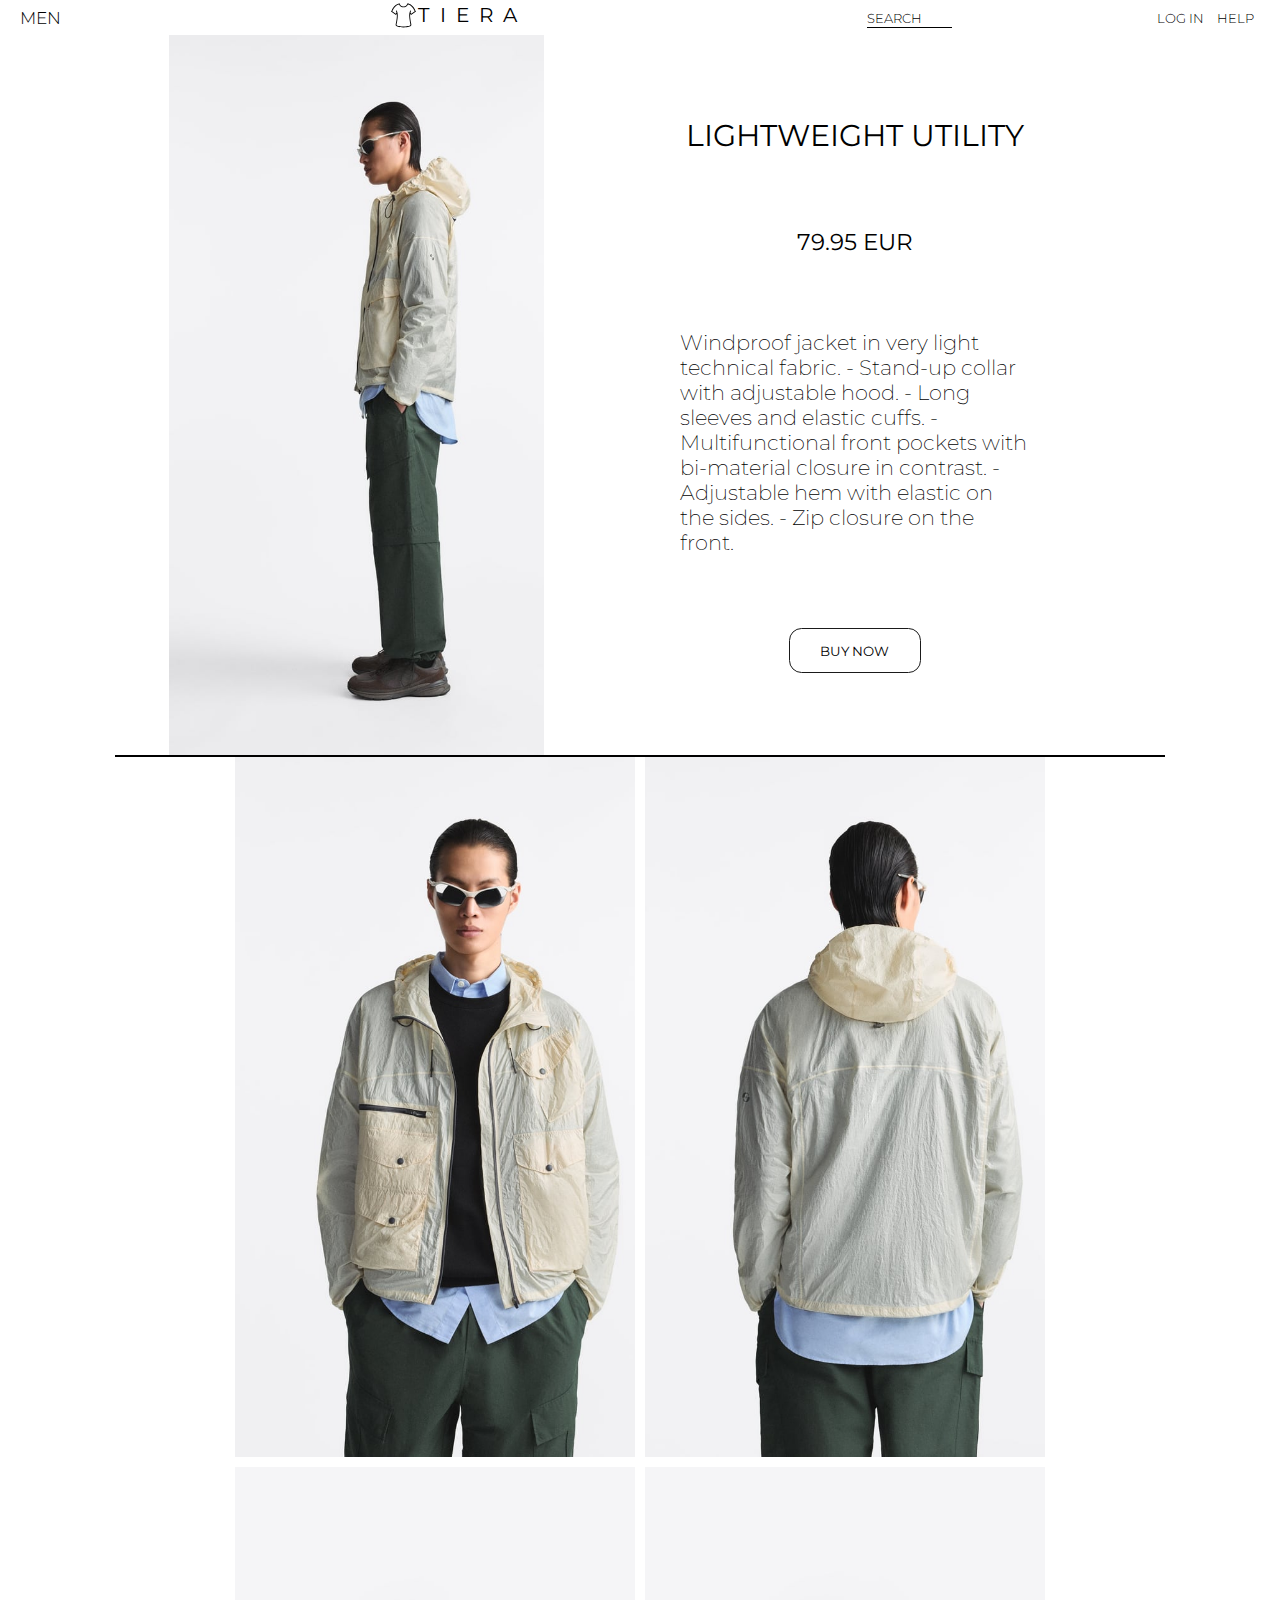
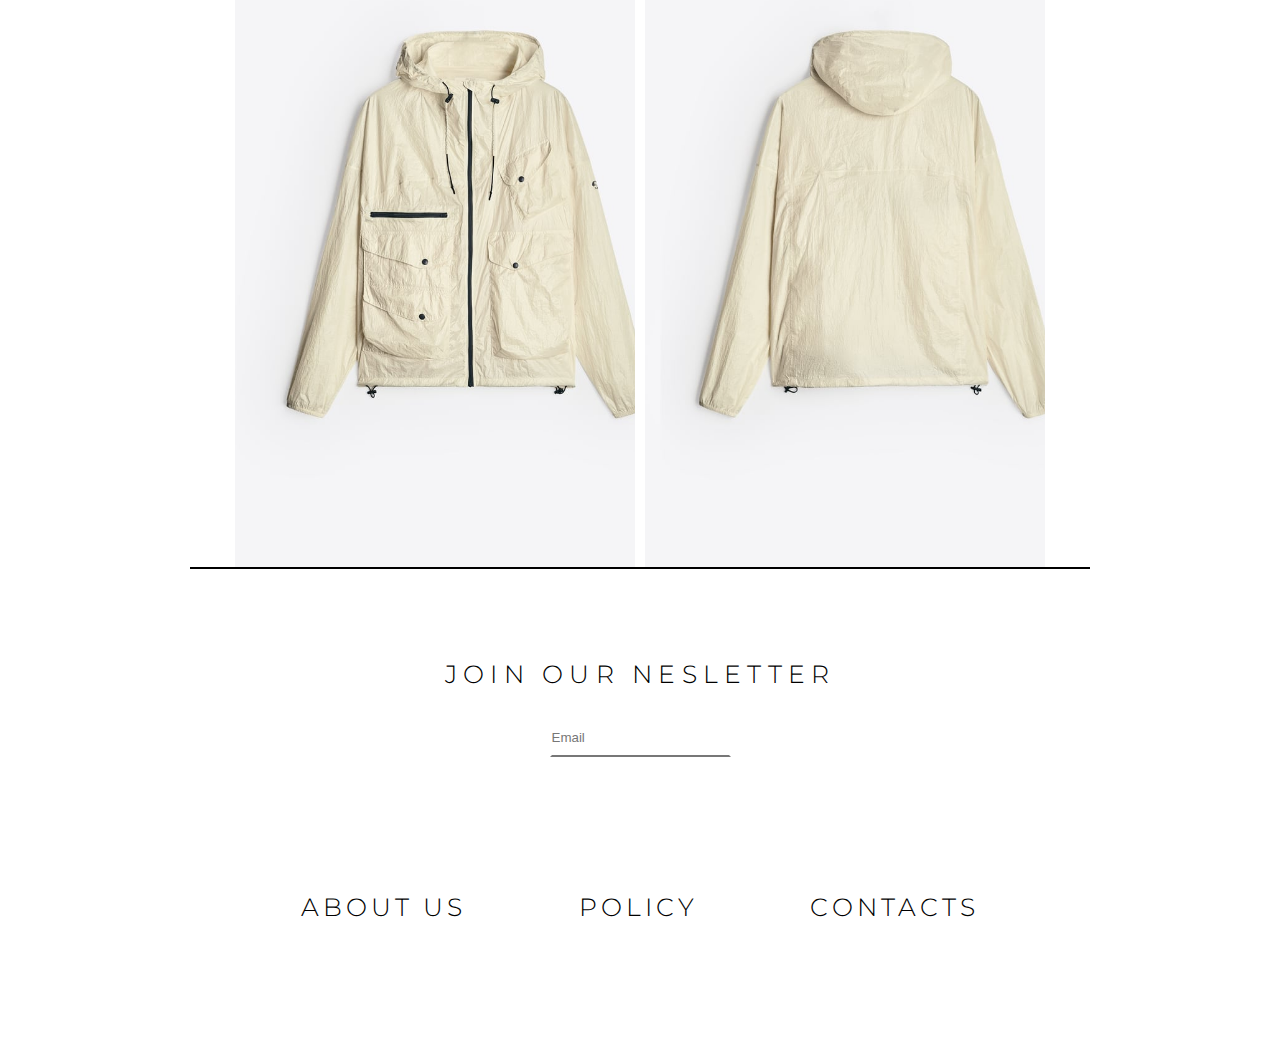
<file: men_LIGHTWEIGHT_UTILITY/men_LIGHTWEIGHT_UTILITY.html>
<!DOCTYPE html>
<html lang="en">
  <head>
    <meta charset="UTF-8" />
    <meta http-equiv="X-UA-Compatible" content="IE=edge" />
    <meta name="viewport" content="width=device-width, initial-scale=1.0" />
    <link
      rel="stylesheet"
      href="../men_TECHNICAL_PARKA/men_TECHNICAL_PARKA.css"
    />
    <link rel="stylesheet" href="men_LIGHTWEIGHT_UTILITY.css" />
    <link
      rel="shortcut icon"
      href="../images/images_index/logo.svg"
      type="image/svg"
    />
    <title>LIGHTWEIGHT UTILITY</title>
  </head>
  <body>
    <header>
      <nav class="mobile_menu">
        <svg
          class="menu-btn__close"
          enable-background="new 0 0 32 32"
          id="Слой_1"
          version="1.1"
          viewBox="0 0 32 32"
          xml:space="preserve"
          xmlns="http://www.w3.org/2000/svg"
          xmlns:xlink="http://www.w3.org/1999/xlink"
        >
          <path
            d="M17.459,16.014l8.239-8.194c0.395-0.391,0.395-1.024,0-1.414c-0.394-0.391-1.034-0.391-1.428,0  l-8.232,8.187L7.73,6.284c-0.394-0.395-1.034-0.395-1.428,0c-0.394,0.396-0.394,1.037,0,1.432l8.302,8.303l-8.332,8.286  c-0.394,0.391-0.394,1.024,0,1.414c0.394,0.391,1.034,0.391,1.428,0l8.325-8.279l8.275,8.276c0.394,0.395,1.034,0.395,1.428,0  c0.394-0.396,0.394-1.037,0-1.432L17.459,16.014z"
            fill="#121313"
            id="Close"
          />
        </svg>

        <p>TIERA</p>
        <ul class="burger-menu">
          <li><a href="../man/man.html">MEN</a></li>
          <li><a href="../help_page/help_page.html#about_us">ABOUT US</a></li>
          <li><a href="../help_page/help_page.html#policy">POLICY</a></li>
          <li><a href="../help_page/help_page.html#cont">CONTACTS</a></li>
          <li><a href="../login_page/logn_page.html">LOG IN</a></li>
        </ul>
      </nav>

      <nav class="desktop">
        <div class="burger_icon menu-btn__burger">
          <img src="../images/images_index/меню2.png" alt="" />
        </div>

        <div class="sex">
          <ul class="sex_menu">
            <li><a href="../man/man.html">MEN</a></li>
          </ul>
        </div>

        <div class="logo">
          <ul class="logo_menu">
            <li>
              <div class="logo_photo">
                <svg
                  height="25px"
                  version="1.1"
                  id="_x32_"
                  xmlns="http://www.w3.org/2000/svg"
                  xmlns:xlink="http://www.w3.org/1999/xlink"
                  viewBox="0 0 512 512"
                  xml:space="preserve"
                >
                  <g>
                    <path
                      class="st0"
                      d="M503.576,162.111c-0.732-1.376-4.766-8.976-10.166-19.232c-5.214-9.889-11.624-22.157-17.946-34.058
             c-26.547-50.08-89.905-97.514-130.472-97.514l-12.911,0.189l-4.39,12.08C327.048,25.408,310.48,69.176,256,69.176
             s-71.048-43.768-71.692-45.601l-4.39-12.08l-12.911-0.189c-40.567,0-103.926,47.434-130.472,97.514
             c-6.322,11.901-12.733,24.169-17.946,34.058c-5.4,10.256-9.433,17.856-10.166,19.232L0,177.125l14.467,9.334l73.158,46.978
             l15.746,10.068l9.701-15.844l4.578-7.323c2.934,20.056,4.4,48.436-0.089,85.882c-7.144,60.613-14.377,94.68-18.589,115.004
             c-5.034,23.802-8.324,39.645,8.244,50.447c6.777,4.668,46.513,29.023,148.784,29.023c102.271,0,142.007-24.356,148.784-29.023
             c16.569-10.802,13.278-26.645,8.244-50.447c-4.212-20.324-11.445-54.391-18.589-115.004c-4.488-37.446-3.022-65.826-0.09-85.882
             l4.578,7.323l9.702,15.844l15.745-10.068l73.159-46.978L512,177.125L503.576,162.111z M414.486,218.049l-15.013-24.168
             c4.668-16.479,9.344-30.124,10.801-34.79c0.366-1.377,0.644-2.021,0.644-2.021l-17.489-5.49c0,0.178-3.756,12.088-7.968,28.844
             c-5.49,13.824-17.945,54.936-9.245,127.995c15.29,128.183,30.49,140.362,18.312,148.052c0,0-34.791,25.911-138.528,25.911
             S117.472,456.47,117.472,456.47c-12.178-7.69,3.022-19.868,18.312-148.052c8.7-73.06-3.755-114.172-9.246-127.995
             c-4.211-16.756-7.967-28.666-7.967-28.844l-17.489,5.49c0,0,0.277,0.644,0.644,2.021c1.458,4.666,6.134,18.312,10.802,34.79
             l-15.013,24.168L24.357,171.08c1.466-2.566,15.289-29.024,28.38-53.746c24.723-46.692,83.137-87.715,114.271-87.715
             c0,0,20.046,57.869,88.993,57.869s88.993-57.869,88.993-57.869c31.134,0,89.548,41.023,114.27,87.715
             c13.09,24.723,26.913,51.181,28.38,53.746L414.486,218.049z"
                    />
                  </g>
                </svg>
              </div>
            </li>
            <li class="text"><a href="../index/index.html">TIERA</a></li>
          </ul>
        </div>

        <div class="information">
          <ul class="information_menu">
            <li>
              <input type="text" name="search" id="" placeholder="SEARCH" />
            </li>
            <li><a href="../login_page/logn_page.html">LOG IN </a></li>
            <li><a href="../help_page/help_page.html">HELP</a></li>
          </ul>
        </div>
      </nav>
    </header>

    <main>
      <section class="buy_menu">
        <div class="photo"></div>
        <div class="information">
          <p>LIGHTWEIGHT UTILITY</p>
          <p>79.95 EUR</p>
          <p>
            Windproof jacket in very light technical fabric. - Stand-up collar
            with adjustable hood. - Long sleeves and elastic cuffs. -
            Multifunctional front pockets with bi-material closure in contrast.
            - Adjustable hem with elastic on the sides. - Zip closure on the
            front.
          </p>
          <button>BUY NOW</button>
        </div>
      </section>

      <section class="gallery">
        <div class="first_photo"></div>
        <div class="second_photo"></div>
        <div class="third_photo"></div>
        <div class="fourth_photo"></div>
      </section>
    </main>
    <footer>
      <section>
        <div class="newsletter">
          <p>JOIN OUR NESLETTER</p>
          <input placeholder="Email" type="text" class="input" required="" />
        </div>

        <div class="connection">
          <ul class="connection_list">
            <li><a href="../help_page/help_page.html#about_us">ABOUT US</a></li>
            <li><a href="../help_page/help_page.html#policy">POLICY</a></li>
            <li><a href="../help_page/help_page.html#cont">CONTACTS</a></li>
          </ul>
        </div>
      </section>
    </footer>
    <script src="../script/menu.js"></script>
  </body>
</html>
</file>
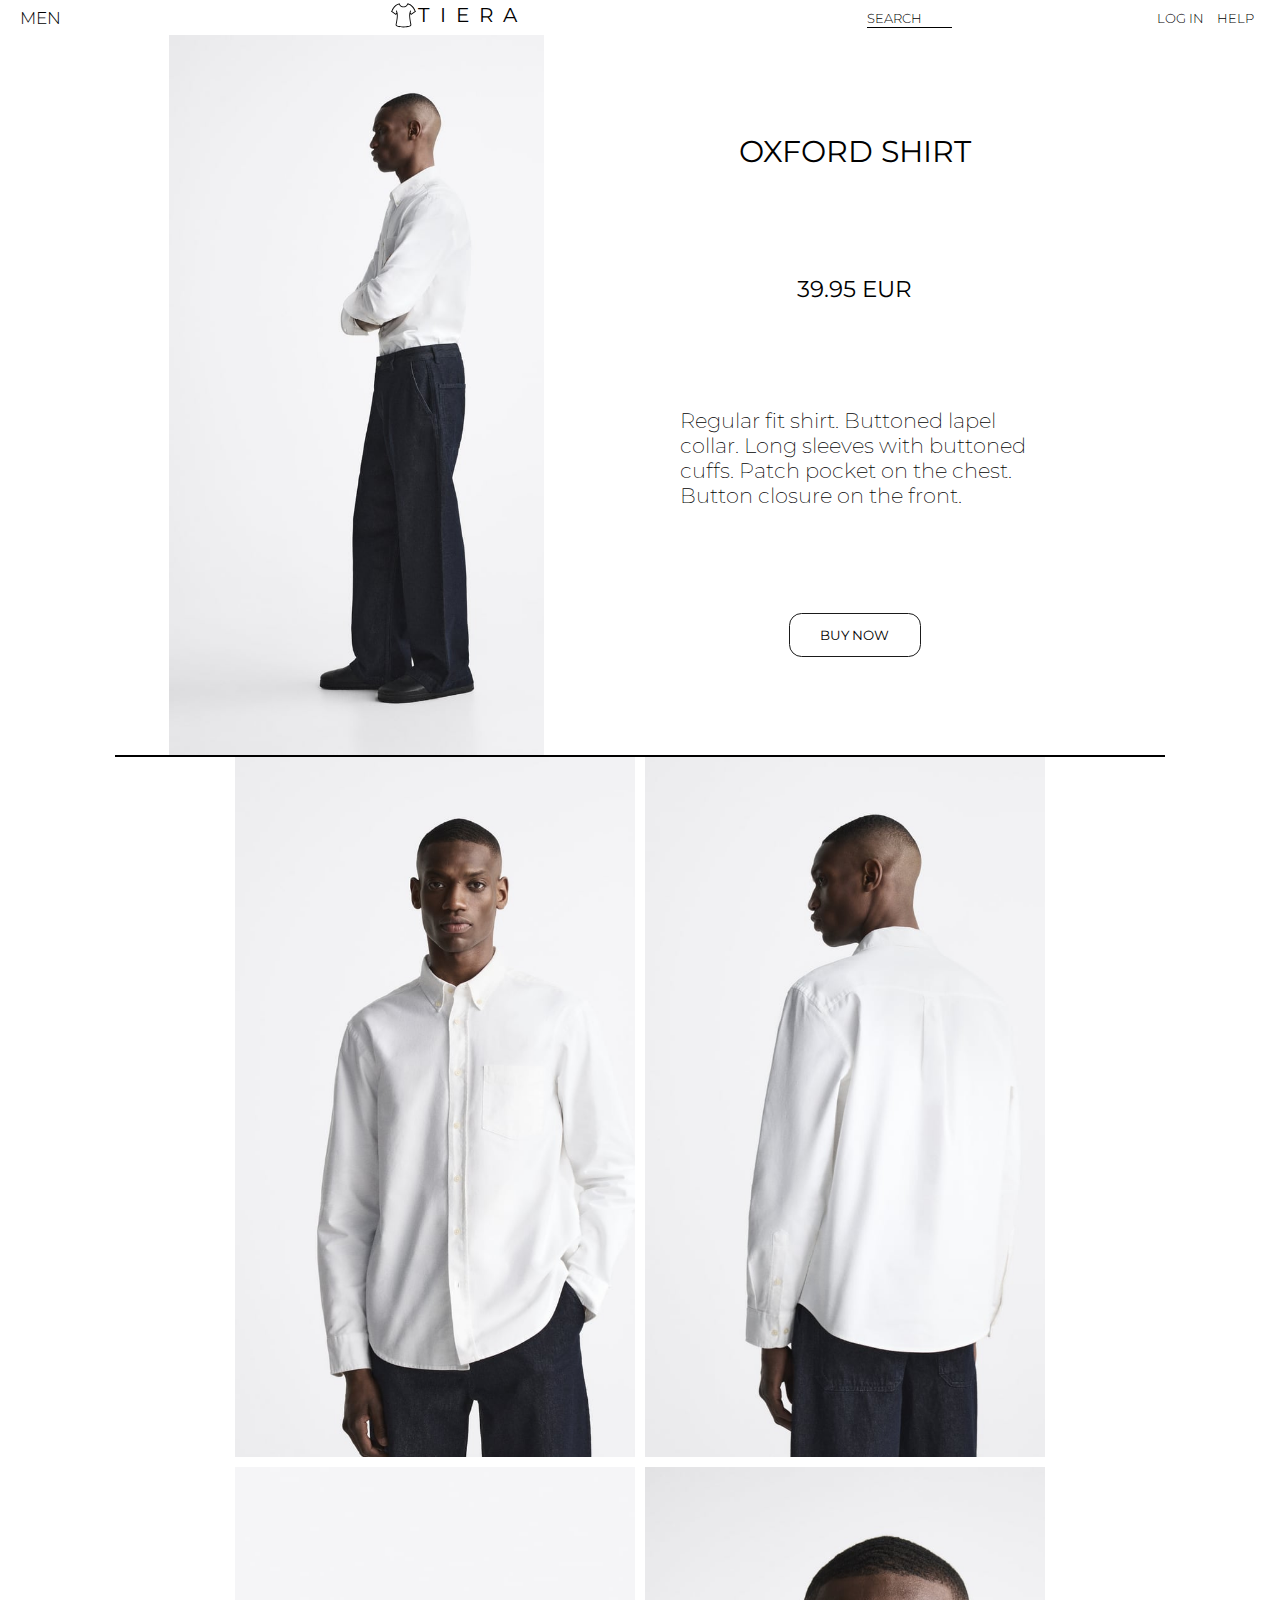
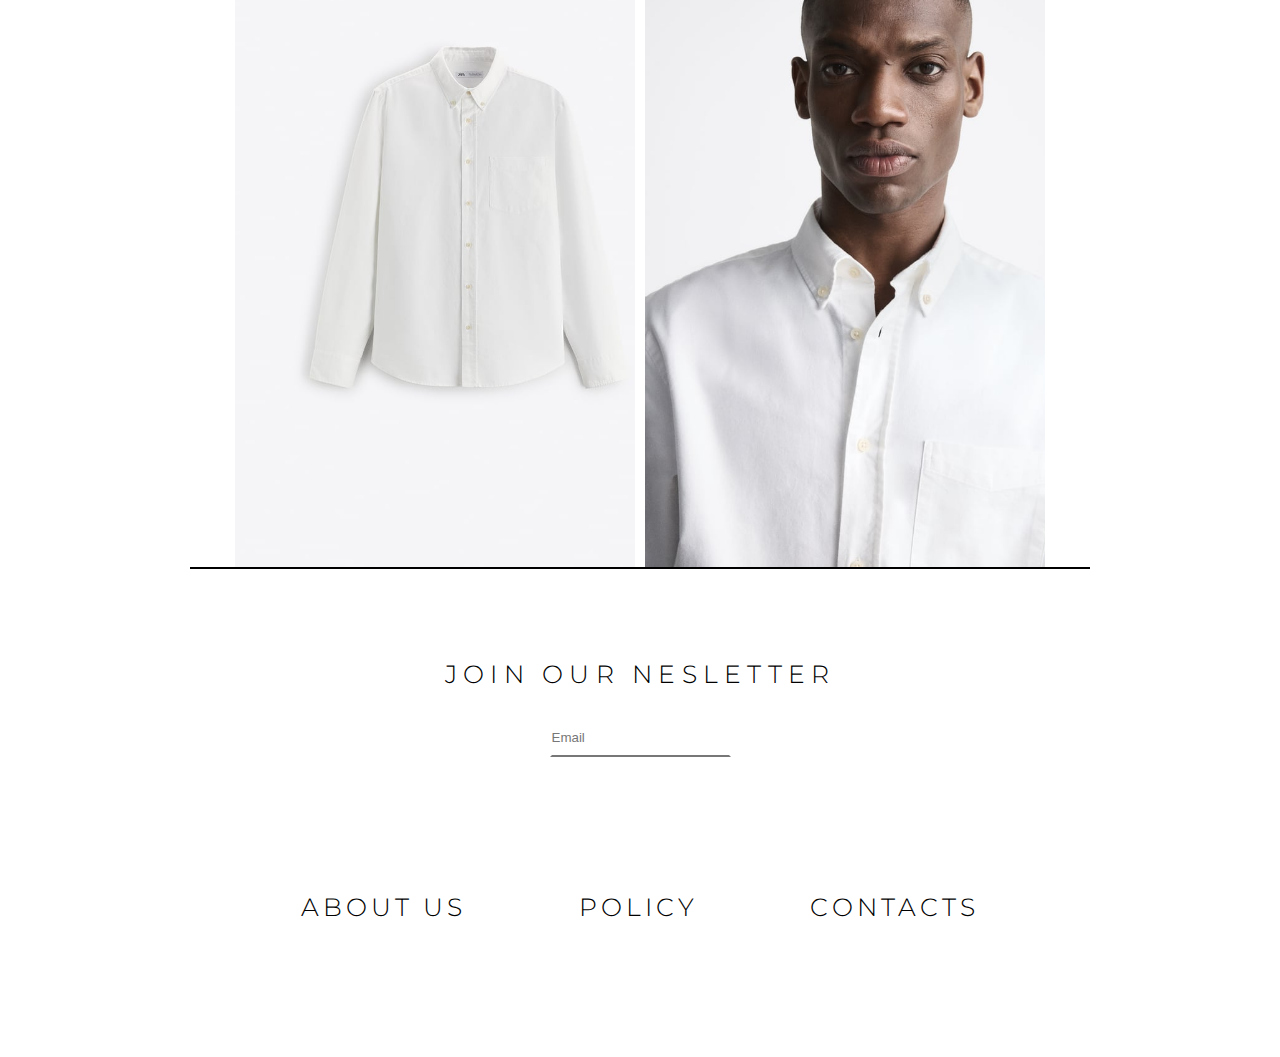
<file: men_OXFORD_SHIRT/men_OXFORD_SHIRT.html>
<!DOCTYPE html>
<html lang="en">
  <head>
    <meta charset="UTF-8" />
    <meta http-equiv="X-UA-Compatible" content="IE=edge" />
    <meta name="viewport" content="width=device-width, initial-scale=1.0" />
    <link
      rel="stylesheet"
      href="../men_TECHNICAL_PARKA/men_TECHNICAL_PARKA.css"
    />
    <link rel="stylesheet" href="men_OXFORD_SHIRT.css" />
    <link
      rel="shortcut icon"
      href="../images/images_index/logo.svg"
      type="image/svg"
    />
    <title>OXFORD SHIRT</title>
  </head>
  <body>
    <header>
      <nav class="mobile_menu">
        <svg
          class="menu-btn__close"
          enable-background="new 0 0 32 32"
          id="Слой_1"
          version="1.1"
          viewBox="0 0 32 32"
          xml:space="preserve"
          xmlns="http://www.w3.org/2000/svg"
          xmlns:xlink="http://www.w3.org/1999/xlink"
        >
          <path
            d="M17.459,16.014l8.239-8.194c0.395-0.391,0.395-1.024,0-1.414c-0.394-0.391-1.034-0.391-1.428,0  l-8.232,8.187L7.73,6.284c-0.394-0.395-1.034-0.395-1.428,0c-0.394,0.396-0.394,1.037,0,1.432l8.302,8.303l-8.332,8.286  c-0.394,0.391-0.394,1.024,0,1.414c0.394,0.391,1.034,0.391,1.428,0l8.325-8.279l8.275,8.276c0.394,0.395,1.034,0.395,1.428,0  c0.394-0.396,0.394-1.037,0-1.432L17.459,16.014z"
            fill="#121313"
            id="Close"
          />
        </svg>

        <p>TIERA</p>
        <ul class="burger-menu">
          <li><a href="../man/man.html">MEN</a></li>
          <li><a href="../help_page/help_page.html#about_us">ABOUT US</a></li>
          <li><a href="../help_page/help_page.html#policy">POLICY</a></li>
          <li><a href="../help_page/help_page.html#cont">CONTACTS</a></li>
          <li><a href="../login_page/logn_page.html">LOG IN</a></li>
        </ul>
      </nav>

      <nav class="desktop">
        <div class="burger_icon menu-btn__burger">
          <img src="../images/images_index/меню2.png" alt="" />
        </div>

        <div class="sex">
          <ul class="sex_menu">
            <li><a href="../man/man.html">MEN</a></li>
          </ul>
        </div>

        <div class="logo">
          <ul class="logo_menu">
            <li>
              <div class="logo_photo">
                <svg
                  height="25px"
                  version="1.1"
                  id="_x32_"
                  xmlns="http://www.w3.org/2000/svg"
                  xmlns:xlink="http://www.w3.org/1999/xlink"
                  viewBox="0 0 512 512"
                  xml:space="preserve"
                >
                  <g>
                    <path
                      class="st0"
                      d="M503.576,162.111c-0.732-1.376-4.766-8.976-10.166-19.232c-5.214-9.889-11.624-22.157-17.946-34.058
             c-26.547-50.08-89.905-97.514-130.472-97.514l-12.911,0.189l-4.39,12.08C327.048,25.408,310.48,69.176,256,69.176
             s-71.048-43.768-71.692-45.601l-4.39-12.08l-12.911-0.189c-40.567,0-103.926,47.434-130.472,97.514
             c-6.322,11.901-12.733,24.169-17.946,34.058c-5.4,10.256-9.433,17.856-10.166,19.232L0,177.125l14.467,9.334l73.158,46.978
             l15.746,10.068l9.701-15.844l4.578-7.323c2.934,20.056,4.4,48.436-0.089,85.882c-7.144,60.613-14.377,94.68-18.589,115.004
             c-5.034,23.802-8.324,39.645,8.244,50.447c6.777,4.668,46.513,29.023,148.784,29.023c102.271,0,142.007-24.356,148.784-29.023
             c16.569-10.802,13.278-26.645,8.244-50.447c-4.212-20.324-11.445-54.391-18.589-115.004c-4.488-37.446-3.022-65.826-0.09-85.882
             l4.578,7.323l9.702,15.844l15.745-10.068l73.159-46.978L512,177.125L503.576,162.111z M414.486,218.049l-15.013-24.168
             c4.668-16.479,9.344-30.124,10.801-34.79c0.366-1.377,0.644-2.021,0.644-2.021l-17.489-5.49c0,0.178-3.756,12.088-7.968,28.844
             c-5.49,13.824-17.945,54.936-9.245,127.995c15.29,128.183,30.49,140.362,18.312,148.052c0,0-34.791,25.911-138.528,25.911
             S117.472,456.47,117.472,456.47c-12.178-7.69,3.022-19.868,18.312-148.052c8.7-73.06-3.755-114.172-9.246-127.995
             c-4.211-16.756-7.967-28.666-7.967-28.844l-17.489,5.49c0,0,0.277,0.644,0.644,2.021c1.458,4.666,6.134,18.312,10.802,34.79
             l-15.013,24.168L24.357,171.08c1.466-2.566,15.289-29.024,28.38-53.746c24.723-46.692,83.137-87.715,114.271-87.715
             c0,0,20.046,57.869,88.993,57.869s88.993-57.869,88.993-57.869c31.134,0,89.548,41.023,114.27,87.715
             c13.09,24.723,26.913,51.181,28.38,53.746L414.486,218.049z"
                    />
                  </g>
                </svg>
              </div>
            </li>
            <li class="text"><a href="../index/index.html">TIERA</a></li>
          </ul>
        </div>

        <div class="information">
          <ul class="information_menu">
            <li>
              <input type="text" name="search" id="" placeholder="SEARCH" />
            </li>
            <li><a href="../login_page/logn_page.html">LOG IN </a></li>
            <li><a href="../help_page/help_page.html">HELP</a></li>
          </ul>
        </div>
      </nav>
    </header>

    <main>
      <section class="buy_menu">
        <div class="photo"></div>
        <div class="information">
          <p>OXFORD SHIRT</p>
          <p>39.95 EUR</p>
          <p>
            Regular fit shirt. Buttoned lapel collar. Long sleeves with buttoned
            cuffs. Patch pocket on the chest. Button closure on the front.
          </p>
          <button>BUY NOW</button>
        </div>
      </section>

      <section class="gallery">
        <div class="first_photo"></div>
        <div class="second_photo"></div>
        <div class="third_photo"></div>
        <div class="fourth_photo"></div>
      </section>
    </main>
    <footer>
      <section>
        <div class="newsletter">
          <p>JOIN OUR NESLETTER</p>
          <input placeholder="Email" type="text" class="input" required="" />
        </div>

        <div class="connection">
          <ul class="connection_list">
            <li><a href="../help_page/help_page.html#about_us">ABOUT US</a></li>
            <li><a href="../help_page/help_page.html#policy">POLICY</a></li>
            <li><a href="../help_page/help_page.html#cont">CONTACTS</a></li>
          </ul>
        </div>
      </section>
    </footer>
    <script src="../script/menu.js"></script>
  </body>
</html>
</file>
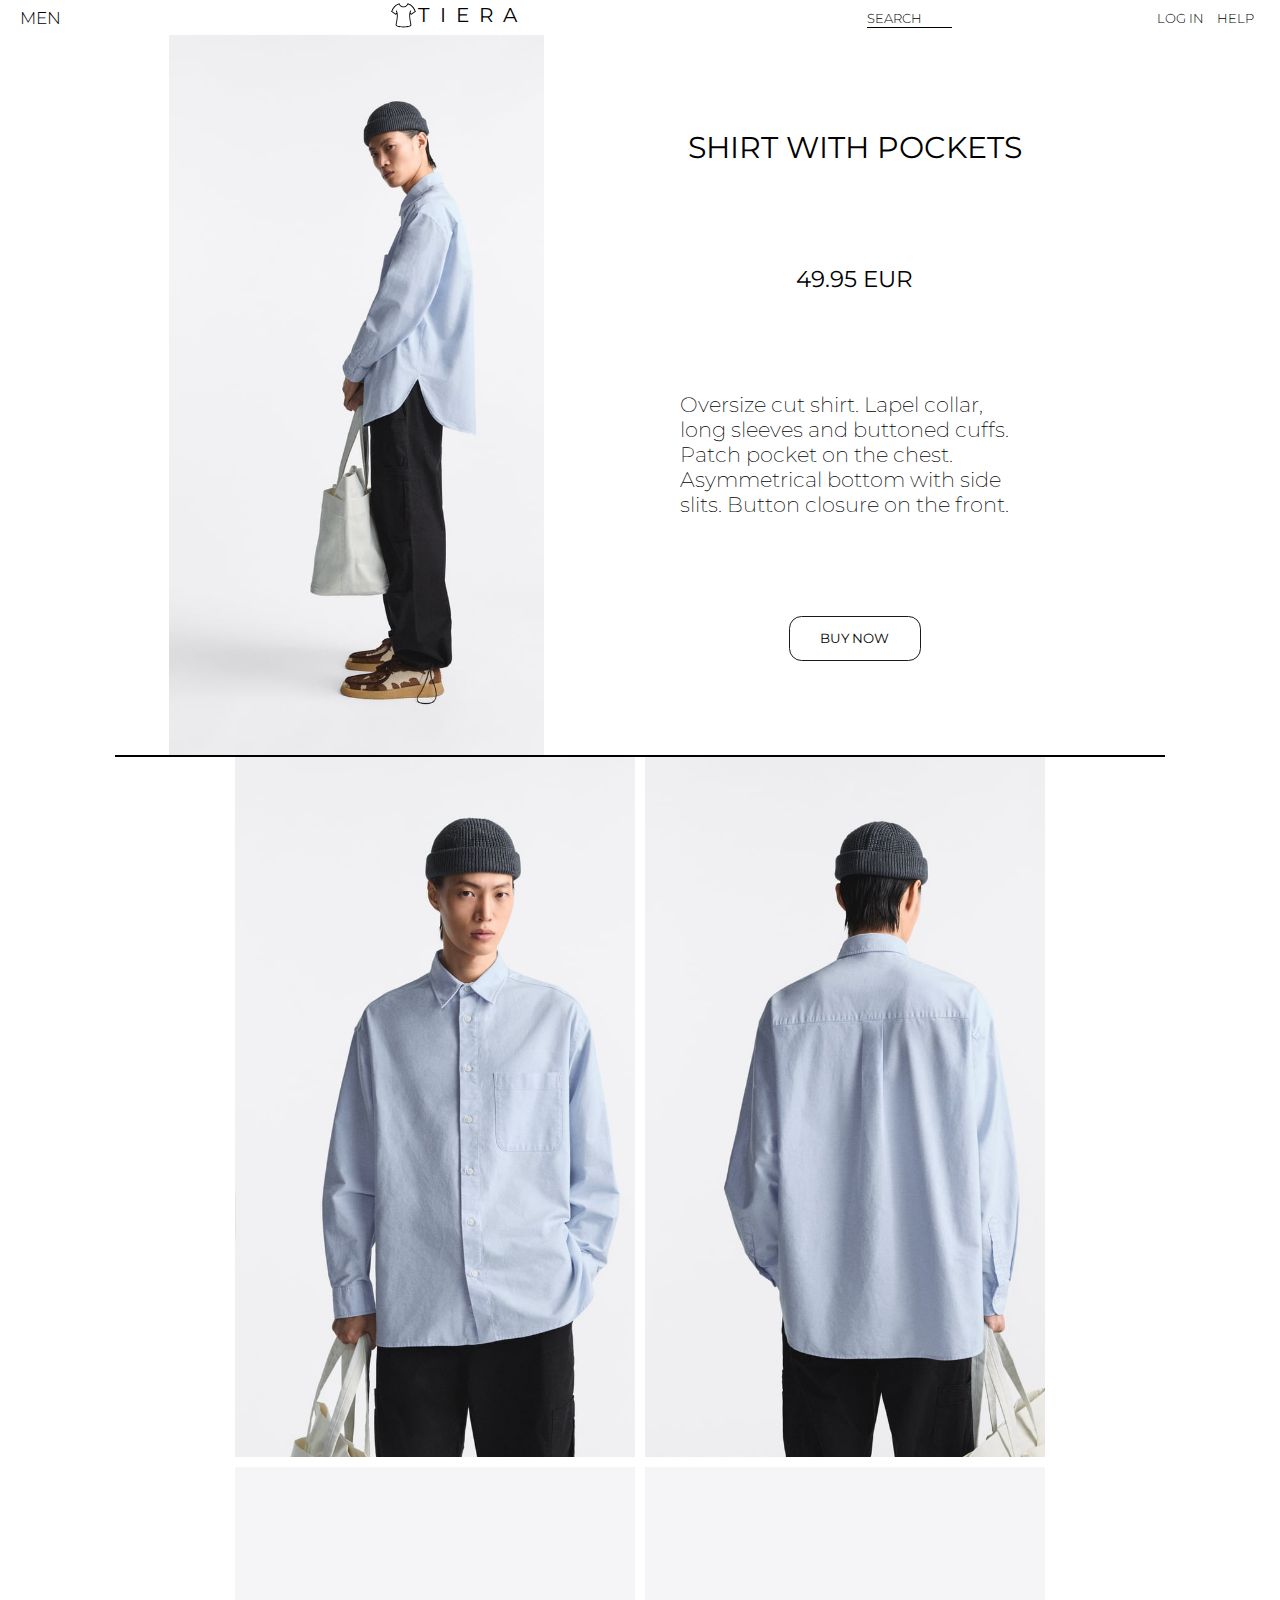
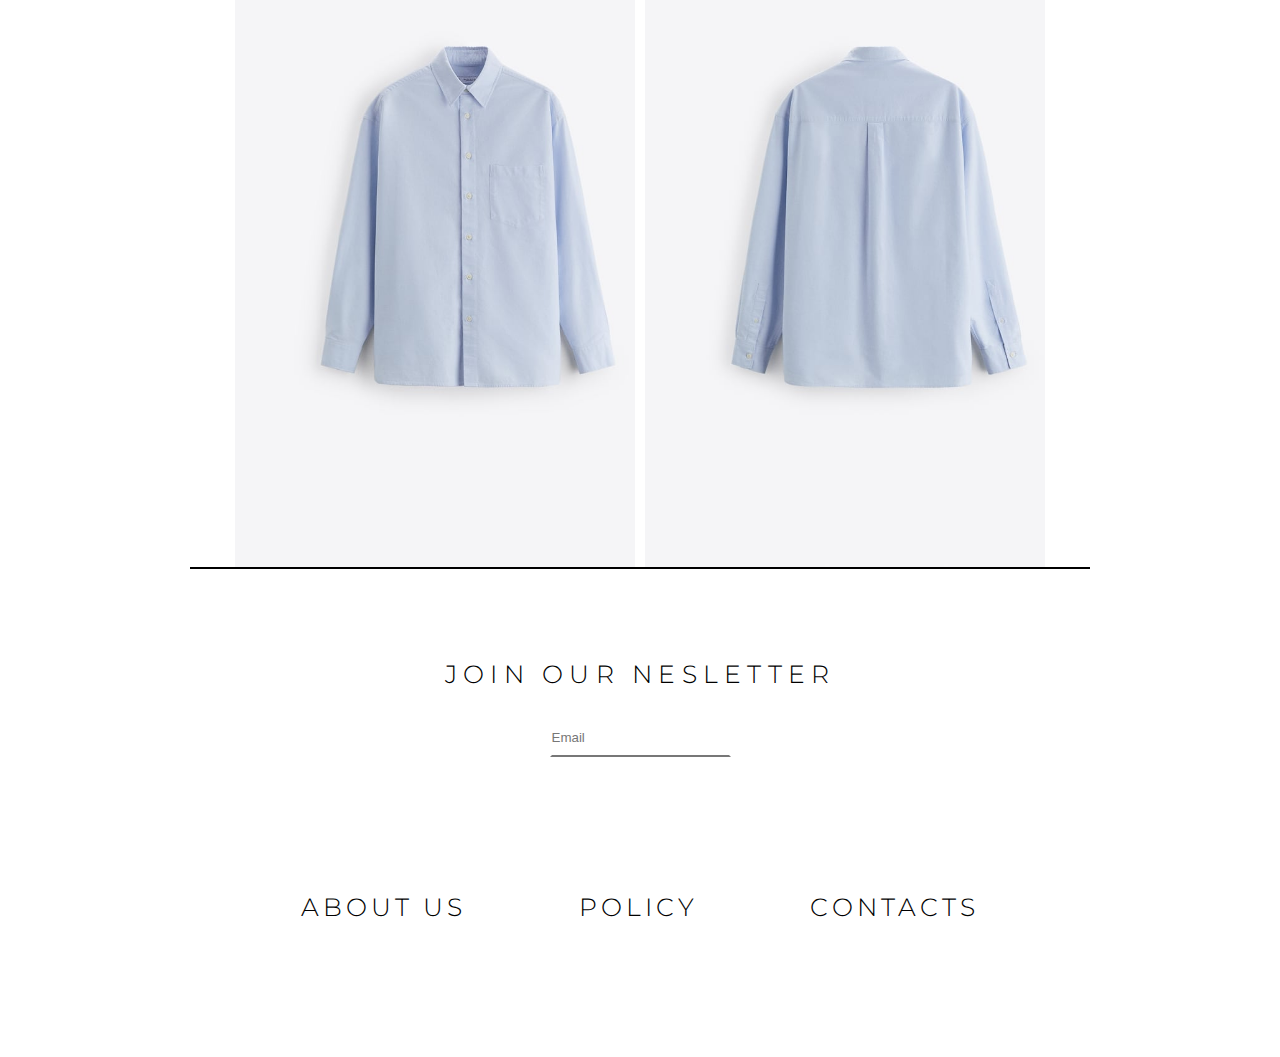
<file: men_SHIRT_WITH_POCKETS/men_SHIRT_WITH_POCKETS.html>
<!DOCTYPE html>
<html lang="en">
  <head>
    <meta charset="UTF-8" />
    <meta http-equiv="X-UA-Compatible" content="IE=edge" />
    <meta name="viewport" content="width=device-width, initial-scale=1.0" />
    <link
      rel="stylesheet"
      href="../men_TECHNICAL_PARKA/men_TECHNICAL_PARKA.css"
    />
    <link rel="stylesheet" href="men_SHIRT_WITH_POCKETS.css" />
    <link
      rel="shortcut icon"
      href="../images/images_index/logo.svg"
      type="image/svg"
    />
    <title>SHIRT WITH POCKETS</title>
  </head>
  <body>
    <header>
      <nav class="mobile_menu">
        <svg
          class="menu-btn__close"
          enable-background="new 0 0 32 32"
          id="Слой_1"
          version="1.1"
          viewBox="0 0 32 32"
          xml:space="preserve"
          xmlns="http://www.w3.org/2000/svg"
          xmlns:xlink="http://www.w3.org/1999/xlink"
        >
          <path
            d="M17.459,16.014l8.239-8.194c0.395-0.391,0.395-1.024,0-1.414c-0.394-0.391-1.034-0.391-1.428,0  l-8.232,8.187L7.73,6.284c-0.394-0.395-1.034-0.395-1.428,0c-0.394,0.396-0.394,1.037,0,1.432l8.302,8.303l-8.332,8.286  c-0.394,0.391-0.394,1.024,0,1.414c0.394,0.391,1.034,0.391,1.428,0l8.325-8.279l8.275,8.276c0.394,0.395,1.034,0.395,1.428,0  c0.394-0.396,0.394-1.037,0-1.432L17.459,16.014z"
            fill="#121313"
            id="Close"
          />
        </svg>

        <p>TIERA</p>
        <ul class="burger-menu">
          <li><a href="../man/man.html">MEN</a></li>
          <li><a href="../help_page/help_page.html#about_us">ABOUT US</a></li>
          <li><a href="../help_page/help_page.html#policy">POLICY</a></li>
          <li><a href="../help_page/help_page.html#cont">CONTACTS</a></li>
          <li><a href="../login_page/logn_page.html">LOG IN</a></li>
        </ul>
      </nav>

      <nav class="desktop">
        <div class="burger_icon menu-btn__burger">
          <img src="../images/images_index/меню2.png" alt="" />
        </div>

        <div class="sex">
          <ul class="sex_menu">
            <li><a href="../man/man.html">MEN</a></li>
          </ul>
        </div>

        <div class="logo">
          <ul class="logo_menu">
            <li>
              <div class="logo_photo">
                <svg
                  height="25px"
                  version="1.1"
                  id="_x32_"
                  xmlns="http://www.w3.org/2000/svg"
                  xmlns:xlink="http://www.w3.org/1999/xlink"
                  viewBox="0 0 512 512"
                  xml:space="preserve"
                >
                  <g>
                    <path
                      class="st0"
                      d="M503.576,162.111c-0.732-1.376-4.766-8.976-10.166-19.232c-5.214-9.889-11.624-22.157-17.946-34.058
             c-26.547-50.08-89.905-97.514-130.472-97.514l-12.911,0.189l-4.39,12.08C327.048,25.408,310.48,69.176,256,69.176
             s-71.048-43.768-71.692-45.601l-4.39-12.08l-12.911-0.189c-40.567,0-103.926,47.434-130.472,97.514
             c-6.322,11.901-12.733,24.169-17.946,34.058c-5.4,10.256-9.433,17.856-10.166,19.232L0,177.125l14.467,9.334l73.158,46.978
             l15.746,10.068l9.701-15.844l4.578-7.323c2.934,20.056,4.4,48.436-0.089,85.882c-7.144,60.613-14.377,94.68-18.589,115.004
             c-5.034,23.802-8.324,39.645,8.244,50.447c6.777,4.668,46.513,29.023,148.784,29.023c102.271,0,142.007-24.356,148.784-29.023
             c16.569-10.802,13.278-26.645,8.244-50.447c-4.212-20.324-11.445-54.391-18.589-115.004c-4.488-37.446-3.022-65.826-0.09-85.882
             l4.578,7.323l9.702,15.844l15.745-10.068l73.159-46.978L512,177.125L503.576,162.111z M414.486,218.049l-15.013-24.168
             c4.668-16.479,9.344-30.124,10.801-34.79c0.366-1.377,0.644-2.021,0.644-2.021l-17.489-5.49c0,0.178-3.756,12.088-7.968,28.844
             c-5.49,13.824-17.945,54.936-9.245,127.995c15.29,128.183,30.49,140.362,18.312,148.052c0,0-34.791,25.911-138.528,25.911
             S117.472,456.47,117.472,456.47c-12.178-7.69,3.022-19.868,18.312-148.052c8.7-73.06-3.755-114.172-9.246-127.995
             c-4.211-16.756-7.967-28.666-7.967-28.844l-17.489,5.49c0,0,0.277,0.644,0.644,2.021c1.458,4.666,6.134,18.312,10.802,34.79
             l-15.013,24.168L24.357,171.08c1.466-2.566,15.289-29.024,28.38-53.746c24.723-46.692,83.137-87.715,114.271-87.715
             c0,0,20.046,57.869,88.993,57.869s88.993-57.869,88.993-57.869c31.134,0,89.548,41.023,114.27,87.715
             c13.09,24.723,26.913,51.181,28.38,53.746L414.486,218.049z"
                    />
                  </g>
                </svg>
              </div>
            </li>
            <li class="text"><a href="../index/index.html">TIERA</a></li>
          </ul>
        </div>

        <div class="information">
          <ul class="information_menu">
            <li>
              <input type="text" name="search" id="" placeholder="SEARCH" />
            </li>
            <li><a href="../login_page/logn_page.html">LOG IN </a></li>
            <li><a href="../help_page/help_page.html">HELP</a></li>
          </ul>
        </div>
      </nav>
    </header>

    <main>
      <section class="buy_menu">
        <div class="photo"></div>
        <div class="information">
          <p>SHIRT WITH POCKETS</p>
          <p>49.95 EUR</p>
          <p>
            Oversize cut shirt. Lapel collar, long sleeves and buttoned cuffs.
            Patch pocket on the chest. Asymmetrical bottom with side slits.
            Button closure on the front.
          </p>
          <button>BUY NOW</button>
        </div>
      </section>

      <section class="gallery">
        <div class="first_photo"></div>
        <div class="second_photo"></div>
        <div class="third_photo"></div>
        <div class="fourth_photo"></div>
      </section>
    </main>
    <footer>
      <section>
        <div class="newsletter">
          <p>JOIN OUR NESLETTER</p>
          <input placeholder="Email" type="text" class="input" required="" />
        </div>

        <div class="connection">
          <ul class="connection_list">
            <li><a href="../help_page/help_page.html#about_us">ABOUT US</a></li>
            <li><a href="../help_page/help_page.html#policy">POLICY</a></li>
            <li><a href="../help_page/help_page.html#cont">CONTACTS</a></li>
          </ul>
        </div>
      </section>
    </footer>
    <script src="../script/menu.js"></script>
  </body>
</html>
</file>
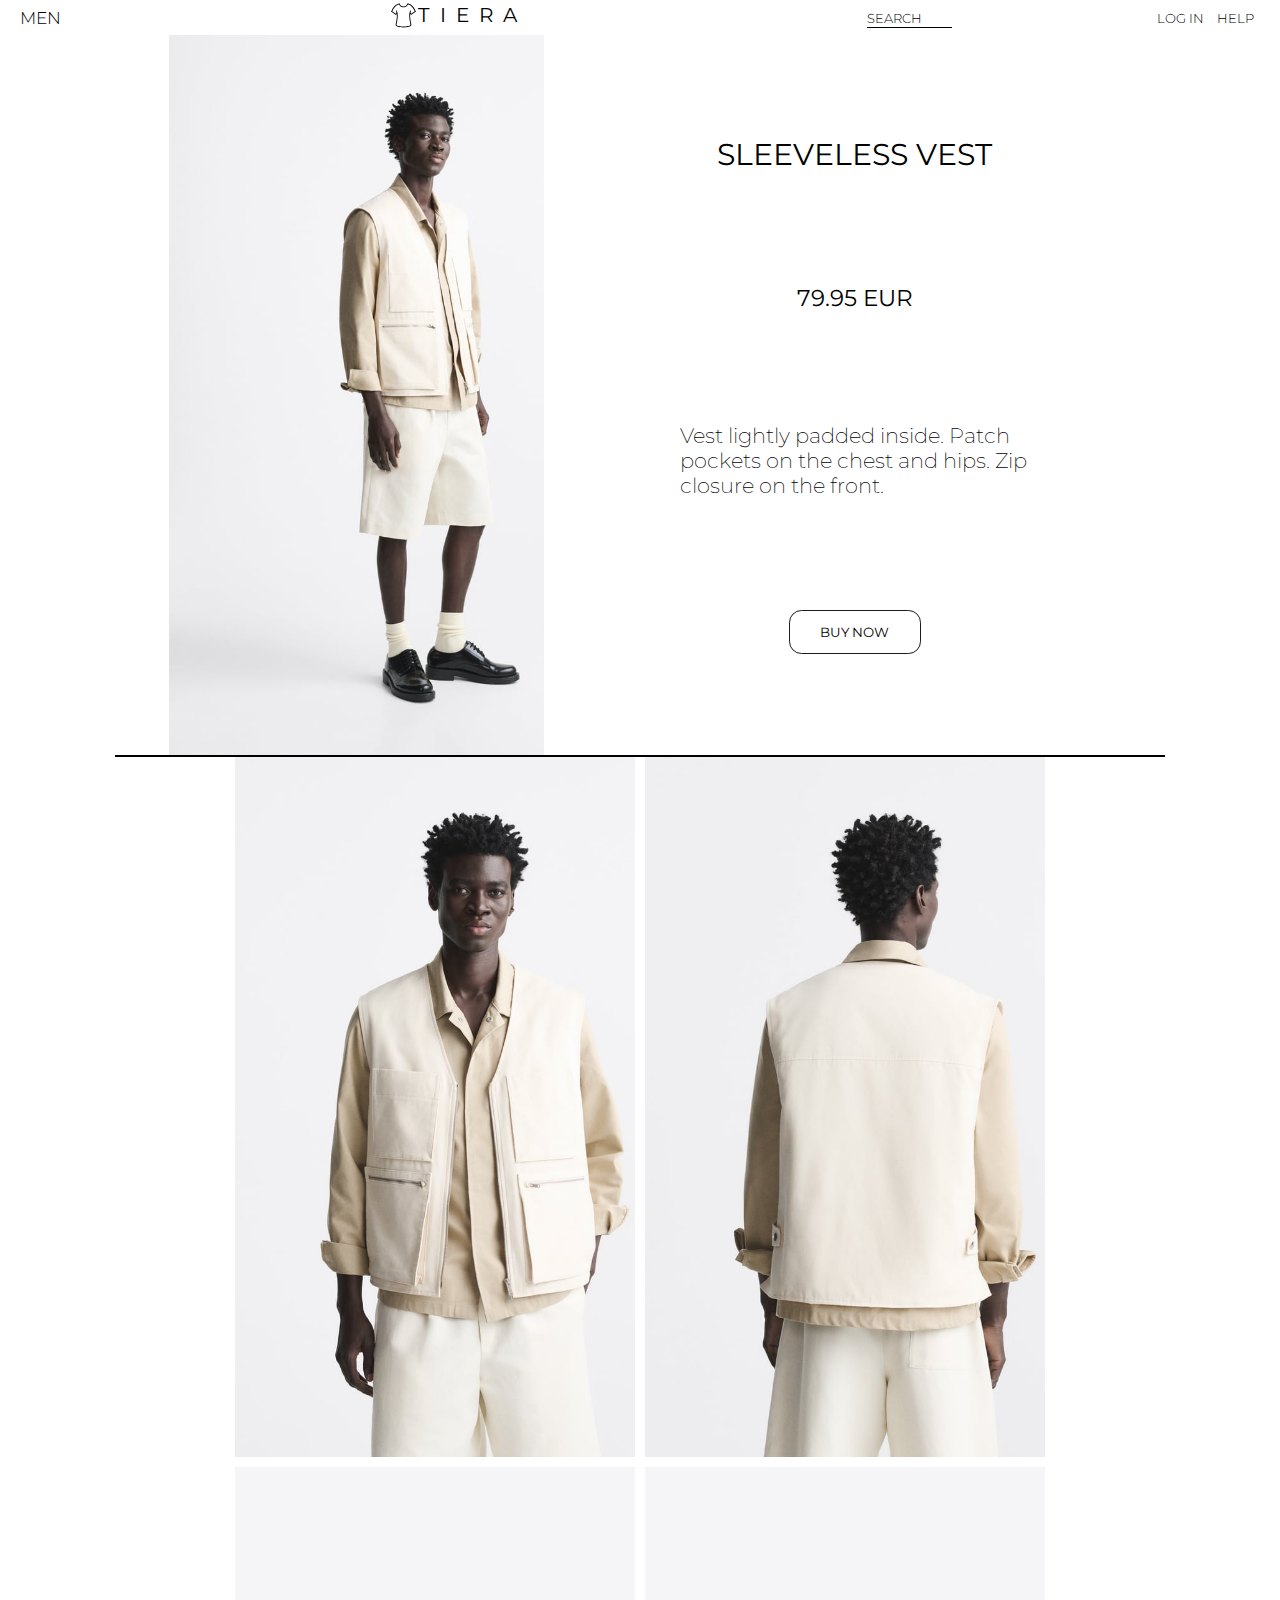
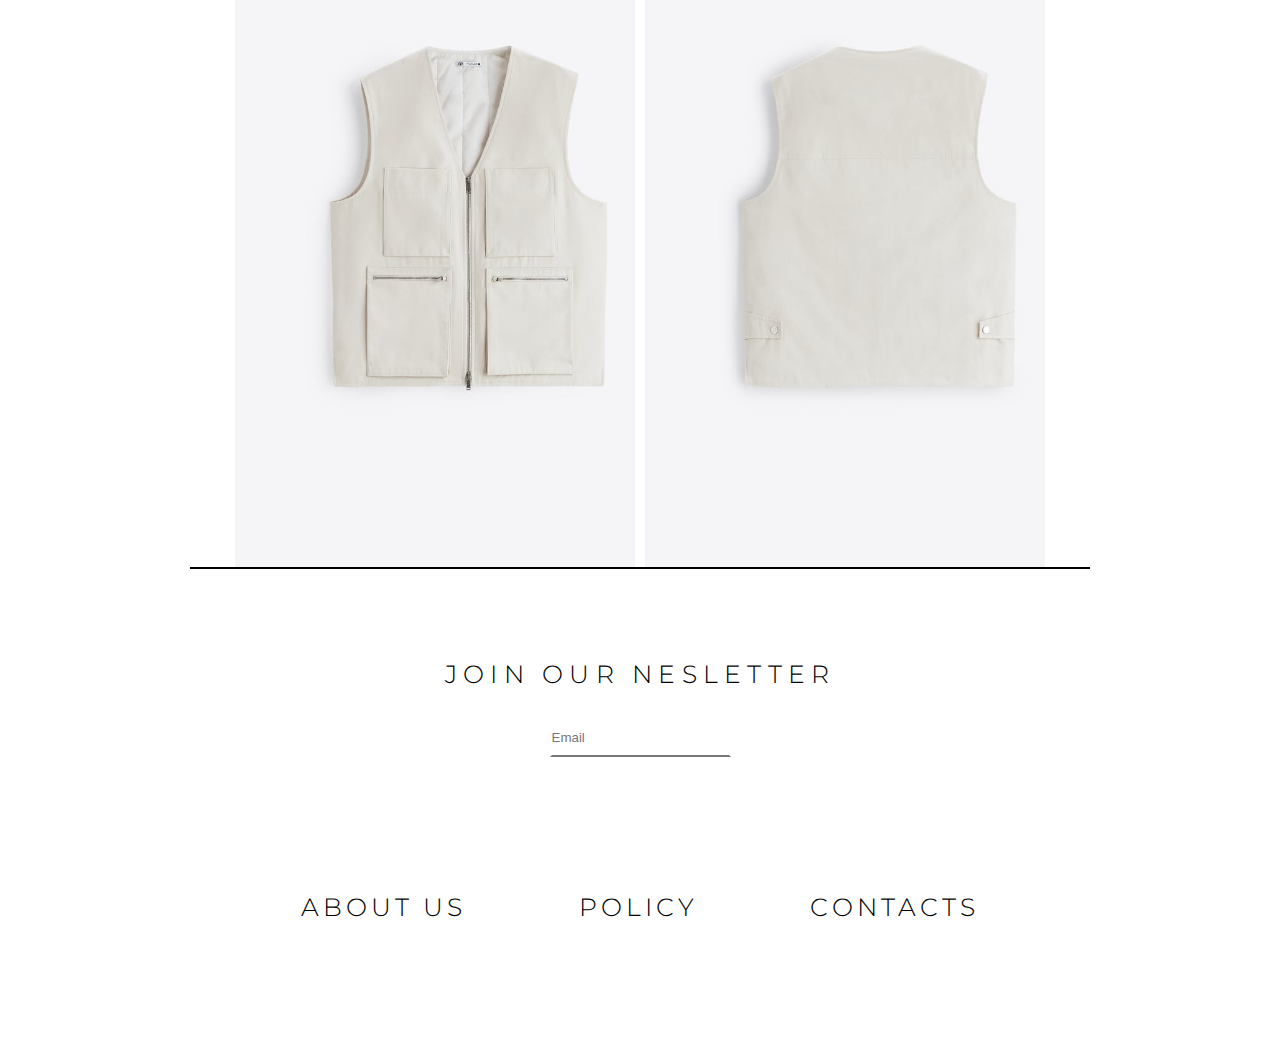
<file: men_SLEEVELESS_VEST/men_SLEEVELESS_VEST.html>
<!DOCTYPE html>
<html lang="en">
  <head>
    <meta charset="UTF-8" />
    <meta http-equiv="X-UA-Compatible" content="IE=edge" />
    <meta name="viewport" content="width=device-width, initial-scale=1.0" />
    <link
      rel="stylesheet"
      href="../men_TECHNICAL_PARKA/men_TECHNICAL_PARKA.css"
    />
    <link rel="stylesheet" href="men_SLEEVELESS_VEST.css" />
    <link
      rel="shortcut icon"
      href="../images/images_index/logo.svg"
      type="image/svg"
    />
    <title>SLEEVELESS VEST</title>
  </head>
  <body>
    <header>
      <nav class="mobile_menu">
        <svg
          class="menu-btn__close"
          enable-background="new 0 0 32 32"
          id="Слой_1"
          version="1.1"
          viewBox="0 0 32 32"
          xml:space="preserve"
          xmlns="http://www.w3.org/2000/svg"
          xmlns:xlink="http://www.w3.org/1999/xlink"
        >
          <path
            d="M17.459,16.014l8.239-8.194c0.395-0.391,0.395-1.024,0-1.414c-0.394-0.391-1.034-0.391-1.428,0  l-8.232,8.187L7.73,6.284c-0.394-0.395-1.034-0.395-1.428,0c-0.394,0.396-0.394,1.037,0,1.432l8.302,8.303l-8.332,8.286  c-0.394,0.391-0.394,1.024,0,1.414c0.394,0.391,1.034,0.391,1.428,0l8.325-8.279l8.275,8.276c0.394,0.395,1.034,0.395,1.428,0  c0.394-0.396,0.394-1.037,0-1.432L17.459,16.014z"
            fill="#121313"
            id="Close"
          />
        </svg>

        <p>TIERA</p>
        <ul class="burger-menu">
          <li><a href="../man/man.html">MEN</a></li>
          <li><a href="../help_page/help_page.html#about_us">ABOUT US</a></li>
          <li><a href="../help_page/help_page.html#policy">POLICY</a></li>
          <li><a href="../help_page/help_page.html#cont">CONTACTS</a></li>
          <li><a href="../login_page/logn_page.html">LOG IN</a></li>
        </ul>
      </nav>

      <nav class="desktop">
        <div class="burger_icon menu-btn__burger">
          <img src="../images/images_index/меню2.png" alt="" />
        </div>

        <div class="sex">
          <ul class="sex_menu">
            <li><a href="../man/man.html">MEN</a></li>
          </ul>
        </div>

        <div class="logo">
          <ul class="logo_menu">
            <li>
              <div class="logo_photo">
                <svg
                  height="25px"
                  version="1.1"
                  id="_x32_"
                  xmlns="http://www.w3.org/2000/svg"
                  xmlns:xlink="http://www.w3.org/1999/xlink"
                  viewBox="0 0 512 512"
                  xml:space="preserve"
                >
                  <g>
                    <path
                      class="st0"
                      d="M503.576,162.111c-0.732-1.376-4.766-8.976-10.166-19.232c-5.214-9.889-11.624-22.157-17.946-34.058
             c-26.547-50.08-89.905-97.514-130.472-97.514l-12.911,0.189l-4.39,12.08C327.048,25.408,310.48,69.176,256,69.176
             s-71.048-43.768-71.692-45.601l-4.39-12.08l-12.911-0.189c-40.567,0-103.926,47.434-130.472,97.514
             c-6.322,11.901-12.733,24.169-17.946,34.058c-5.4,10.256-9.433,17.856-10.166,19.232L0,177.125l14.467,9.334l73.158,46.978
             l15.746,10.068l9.701-15.844l4.578-7.323c2.934,20.056,4.4,48.436-0.089,85.882c-7.144,60.613-14.377,94.68-18.589,115.004
             c-5.034,23.802-8.324,39.645,8.244,50.447c6.777,4.668,46.513,29.023,148.784,29.023c102.271,0,142.007-24.356,148.784-29.023
             c16.569-10.802,13.278-26.645,8.244-50.447c-4.212-20.324-11.445-54.391-18.589-115.004c-4.488-37.446-3.022-65.826-0.09-85.882
             l4.578,7.323l9.702,15.844l15.745-10.068l73.159-46.978L512,177.125L503.576,162.111z M414.486,218.049l-15.013-24.168
             c4.668-16.479,9.344-30.124,10.801-34.79c0.366-1.377,0.644-2.021,0.644-2.021l-17.489-5.49c0,0.178-3.756,12.088-7.968,28.844
             c-5.49,13.824-17.945,54.936-9.245,127.995c15.29,128.183,30.49,140.362,18.312,148.052c0,0-34.791,25.911-138.528,25.911
             S117.472,456.47,117.472,456.47c-12.178-7.69,3.022-19.868,18.312-148.052c8.7-73.06-3.755-114.172-9.246-127.995
             c-4.211-16.756-7.967-28.666-7.967-28.844l-17.489,5.49c0,0,0.277,0.644,0.644,2.021c1.458,4.666,6.134,18.312,10.802,34.79
             l-15.013,24.168L24.357,171.08c1.466-2.566,15.289-29.024,28.38-53.746c24.723-46.692,83.137-87.715,114.271-87.715
             c0,0,20.046,57.869,88.993,57.869s88.993-57.869,88.993-57.869c31.134,0,89.548,41.023,114.27,87.715
             c13.09,24.723,26.913,51.181,28.38,53.746L414.486,218.049z"
                    />
                  </g>
                </svg>
              </div>
            </li>
            <li class="text"><a href="../index/index.html">TIERA</a></li>
          </ul>
        </div>

        <div class="information">
          <ul class="information_menu">
            <li>
              <input type="text" name="search" id="" placeholder="SEARCH" />
            </li>
            <li><a href="../login_page/logn_page.html">LOG IN </a></li>
            <li><a href="../help_page/help_page.html">HELP</a></li>
          </ul>
        </div>
      </nav>
    </header>

    <main>
      <section class="buy_menu">
        <div class="photo"></div>
        <div class="information">
          <p>SLEEVELESS VEST</p>
          <p>79.95 EUR</p>
          <p>
            Vest lightly padded inside. Patch pockets on the chest and hips. Zip
            closure on the front.
          </p>
          <button>BUY NOW</button>
        </div>
      </section>

      <section class="gallery">
        <div class="first_photo"></div>
        <div class="second_photo"></div>
        <div class="third_photo"></div>
        <div class="fourth_photo"></div>
      </section>
    </main>
    <footer>
      <section>
        <div class="newsletter">
          <p>JOIN OUR NESLETTER</p>
          <input placeholder="Email" type="text" class="input" required="" />
        </div>

        <div class="connection">
          <ul class="connection_list">
            <li><a href="../help_page/help_page.html#about_us">ABOUT US</a></li>
            <li><a href="../help_page/help_page.html#policy">POLICY</a></li>
            <li><a href="../help_page/help_page.html#cont">CONTACTS</a></li>
          </ul>
        </div>
      </section>
    </footer>
    <script src="../script/menu.js"></script>
  </body>
</html>
</file>
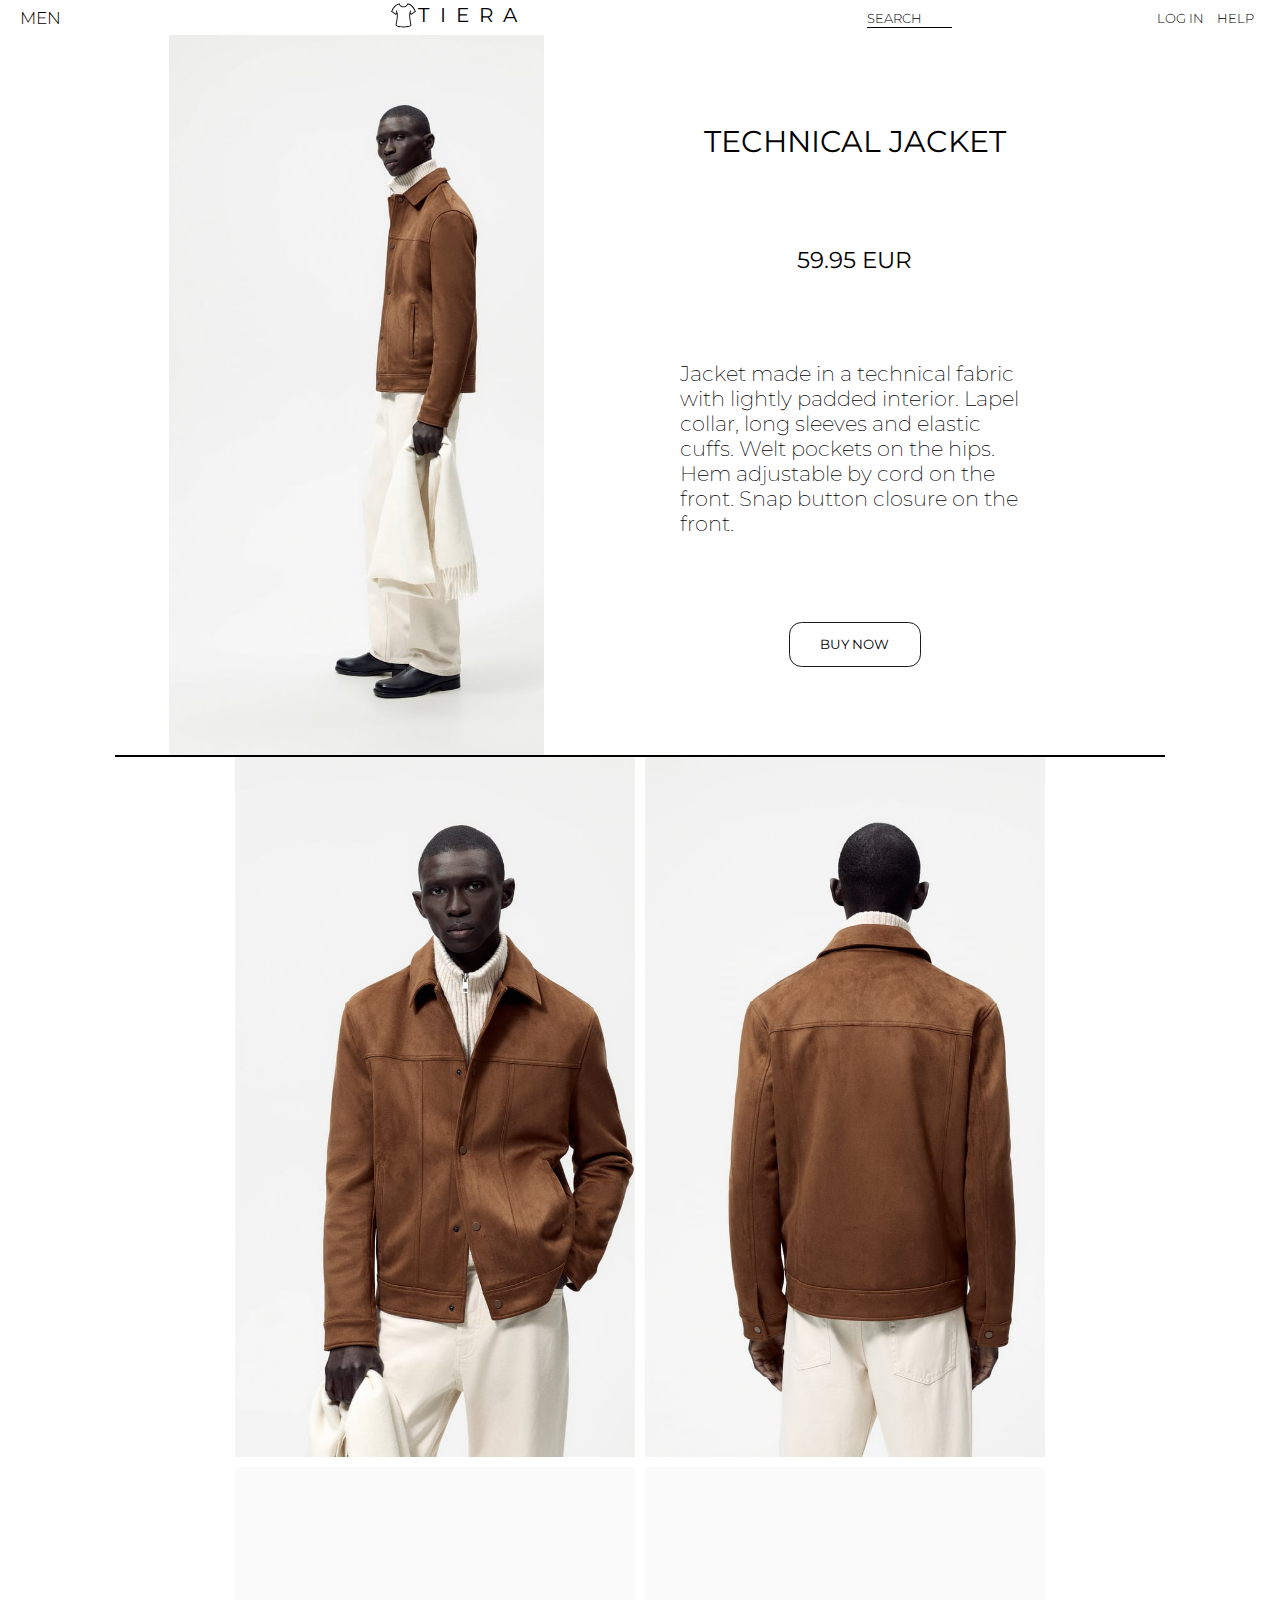
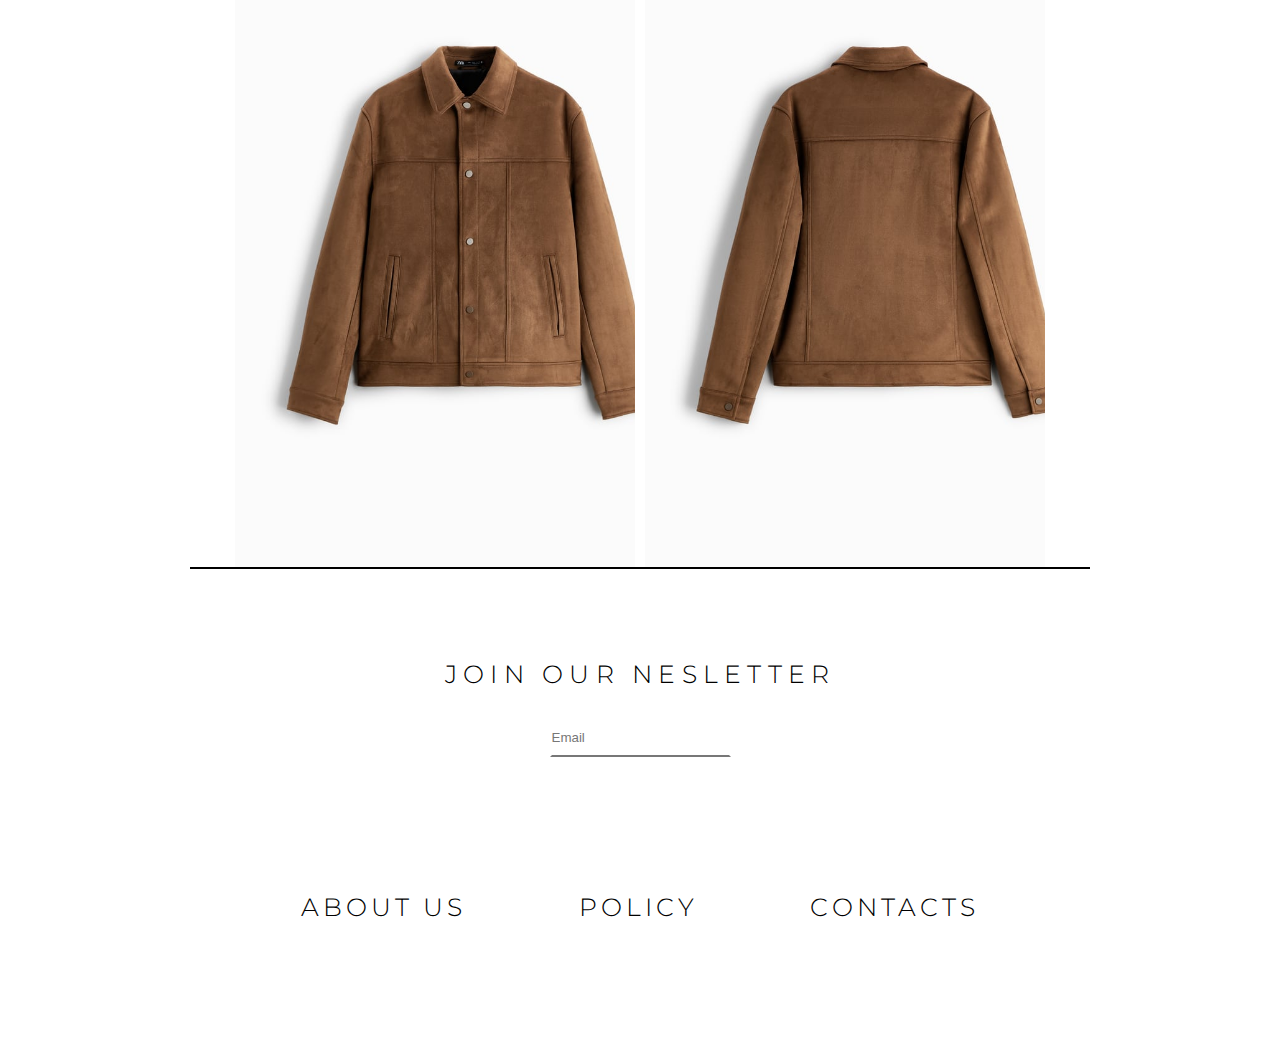
<file: men_TECHNICAL_JACKET/men_TECHNICAL_JACKET.html>
<!DOCTYPE html>
<html lang="en">
  <head>
    <meta charset="UTF-8" />
    <meta http-equiv="X-UA-Compatible" content="IE=edge" />
    <meta name="viewport" content="width=device-width, initial-scale=1.0" />
    <link
      rel="stylesheet"
      href="../men_TECHNICAL_PARKA/men_TECHNICAL_PARKA.css"
    />
    <link rel="stylesheet" href="men_TECHNICAL_JACKET.css" />
    <link
      rel="shortcut icon"
      href="../images/images_index/logo.svg"
      type="image/svg"
    />
    <title>TECHNICAL JACKET</title>
  </head>
  <body>
    <header>
      <nav class="mobile_menu">
        <svg
          class="menu-btn__close"
          enable-background="new 0 0 32 32"
          id="Слой_1"
          version="1.1"
          viewBox="0 0 32 32"
          xml:space="preserve"
          xmlns="http://www.w3.org/2000/svg"
          xmlns:xlink="http://www.w3.org/1999/xlink"
        >
          <path
            d="M17.459,16.014l8.239-8.194c0.395-0.391,0.395-1.024,0-1.414c-0.394-0.391-1.034-0.391-1.428,0  l-8.232,8.187L7.73,6.284c-0.394-0.395-1.034-0.395-1.428,0c-0.394,0.396-0.394,1.037,0,1.432l8.302,8.303l-8.332,8.286  c-0.394,0.391-0.394,1.024,0,1.414c0.394,0.391,1.034,0.391,1.428,0l8.325-8.279l8.275,8.276c0.394,0.395,1.034,0.395,1.428,0  c0.394-0.396,0.394-1.037,0-1.432L17.459,16.014z"
            fill="#121313"
            id="Close"
          />
        </svg>

        <p>TIERA</p>
        <ul class="burger-menu">
          <li><a href="../man/man.html">MEN</a></li>
          <li><a href="../help_page/help_page.html#about_us">ABOUT US</a></li>
          <li><a href="../help_page/help_page.html#policy">POLICY</a></li>
          <li><a href="../help_page/help_page.html#cont">CONTACTS</a></li>
          <li><a href="../login_page/logn_page.html">LOG IN</a></li>
        </ul>
      </nav>

      <nav class="desktop">
        <div class="burger_icon menu-btn__burger">
          <img src="../images/images_index/меню2.png" alt="" />
        </div>

        <div class="sex">
          <ul class="sex_menu">
            <li><a href="../man/man.html">MEN</a></li>
          </ul>
        </div>

        <div class="logo">
          <ul class="logo_menu">
            <li>
              <div class="logo_photo">
                <svg
                  height="25px"
                  version="1.1"
                  id="_x32_"
                  xmlns="http://www.w3.org/2000/svg"
                  xmlns:xlink="http://www.w3.org/1999/xlink"
                  viewBox="0 0 512 512"
                  xml:space="preserve"
                >
                  <g>
                    <path
                      class="st0"
                      d="M503.576,162.111c-0.732-1.376-4.766-8.976-10.166-19.232c-5.214-9.889-11.624-22.157-17.946-34.058
             c-26.547-50.08-89.905-97.514-130.472-97.514l-12.911,0.189l-4.39,12.08C327.048,25.408,310.48,69.176,256,69.176
             s-71.048-43.768-71.692-45.601l-4.39-12.08l-12.911-0.189c-40.567,0-103.926,47.434-130.472,97.514
             c-6.322,11.901-12.733,24.169-17.946,34.058c-5.4,10.256-9.433,17.856-10.166,19.232L0,177.125l14.467,9.334l73.158,46.978
             l15.746,10.068l9.701-15.844l4.578-7.323c2.934,20.056,4.4,48.436-0.089,85.882c-7.144,60.613-14.377,94.68-18.589,115.004
             c-5.034,23.802-8.324,39.645,8.244,50.447c6.777,4.668,46.513,29.023,148.784,29.023c102.271,0,142.007-24.356,148.784-29.023
             c16.569-10.802,13.278-26.645,8.244-50.447c-4.212-20.324-11.445-54.391-18.589-115.004c-4.488-37.446-3.022-65.826-0.09-85.882
             l4.578,7.323l9.702,15.844l15.745-10.068l73.159-46.978L512,177.125L503.576,162.111z M414.486,218.049l-15.013-24.168
             c4.668-16.479,9.344-30.124,10.801-34.79c0.366-1.377,0.644-2.021,0.644-2.021l-17.489-5.49c0,0.178-3.756,12.088-7.968,28.844
             c-5.49,13.824-17.945,54.936-9.245,127.995c15.29,128.183,30.49,140.362,18.312,148.052c0,0-34.791,25.911-138.528,25.911
             S117.472,456.47,117.472,456.47c-12.178-7.69,3.022-19.868,18.312-148.052c8.7-73.06-3.755-114.172-9.246-127.995
             c-4.211-16.756-7.967-28.666-7.967-28.844l-17.489,5.49c0,0,0.277,0.644,0.644,2.021c1.458,4.666,6.134,18.312,10.802,34.79
             l-15.013,24.168L24.357,171.08c1.466-2.566,15.289-29.024,28.38-53.746c24.723-46.692,83.137-87.715,114.271-87.715
             c0,0,20.046,57.869,88.993,57.869s88.993-57.869,88.993-57.869c31.134,0,89.548,41.023,114.27,87.715
             c13.09,24.723,26.913,51.181,28.38,53.746L414.486,218.049z"
                    />
                  </g>
                </svg>
              </div>
            </li>
            <li class="text"><a href="../index/index.html">TIERA</a></li>
          </ul>
        </div>

        <div class="information">
          <ul class="information_menu">
            <li>
              <input type="text" name="search" id="" placeholder="SEARCH" />
            </li>
            <li><a href="../login_page/logn_page.html">LOG IN </a></li>
            <li><a href="../help_page/help_page.html">HELP</a></li>
          </ul>
        </div>
      </nav>
    </header>

    <main>
      <section class="buy_menu">
        <div class="photo"></div>
        <div class="information">
          <p>TECHNICAL JACKET</p>
          <p>59.95 EUR</p>
          <p>
            Jacket made in a technical fabric with lightly padded interior.
            Lapel collar, long sleeves and elastic cuffs. Welt pockets on the
            hips. Hem adjustable by cord on the front. Snap button closure on
            the front.
          </p>
          <button>BUY NOW</button>
        </div>
      </section>

      <section class="gallery">
        <div class="first_photo"></div>
        <div class="second_photo"></div>
        <div class="third_photo"></div>
        <div class="fourth_photo"></div>
      </section>
    </main>
    <footer>
      <section>
        <div class="newsletter">
          <p>JOIN OUR NESLETTER</p>
          <input placeholder="Email" type="text" class="input" required="" />
        </div>

        <div class="connection">
          <ul class="connection_list">
            <li><a href="../help_page/help_page.html#about_us">ABOUT US</a></li>
            <li><a href="../help_page/help_page.html#policy">POLICY</a></li>
            <li><a href="../help_page/help_page.html#cont">CONTACTS</a></li>
          </ul>
        </div>
      </section>
    </footer>
    <script src="../script/menu.js"></script>
  </body>
</html>
</file>
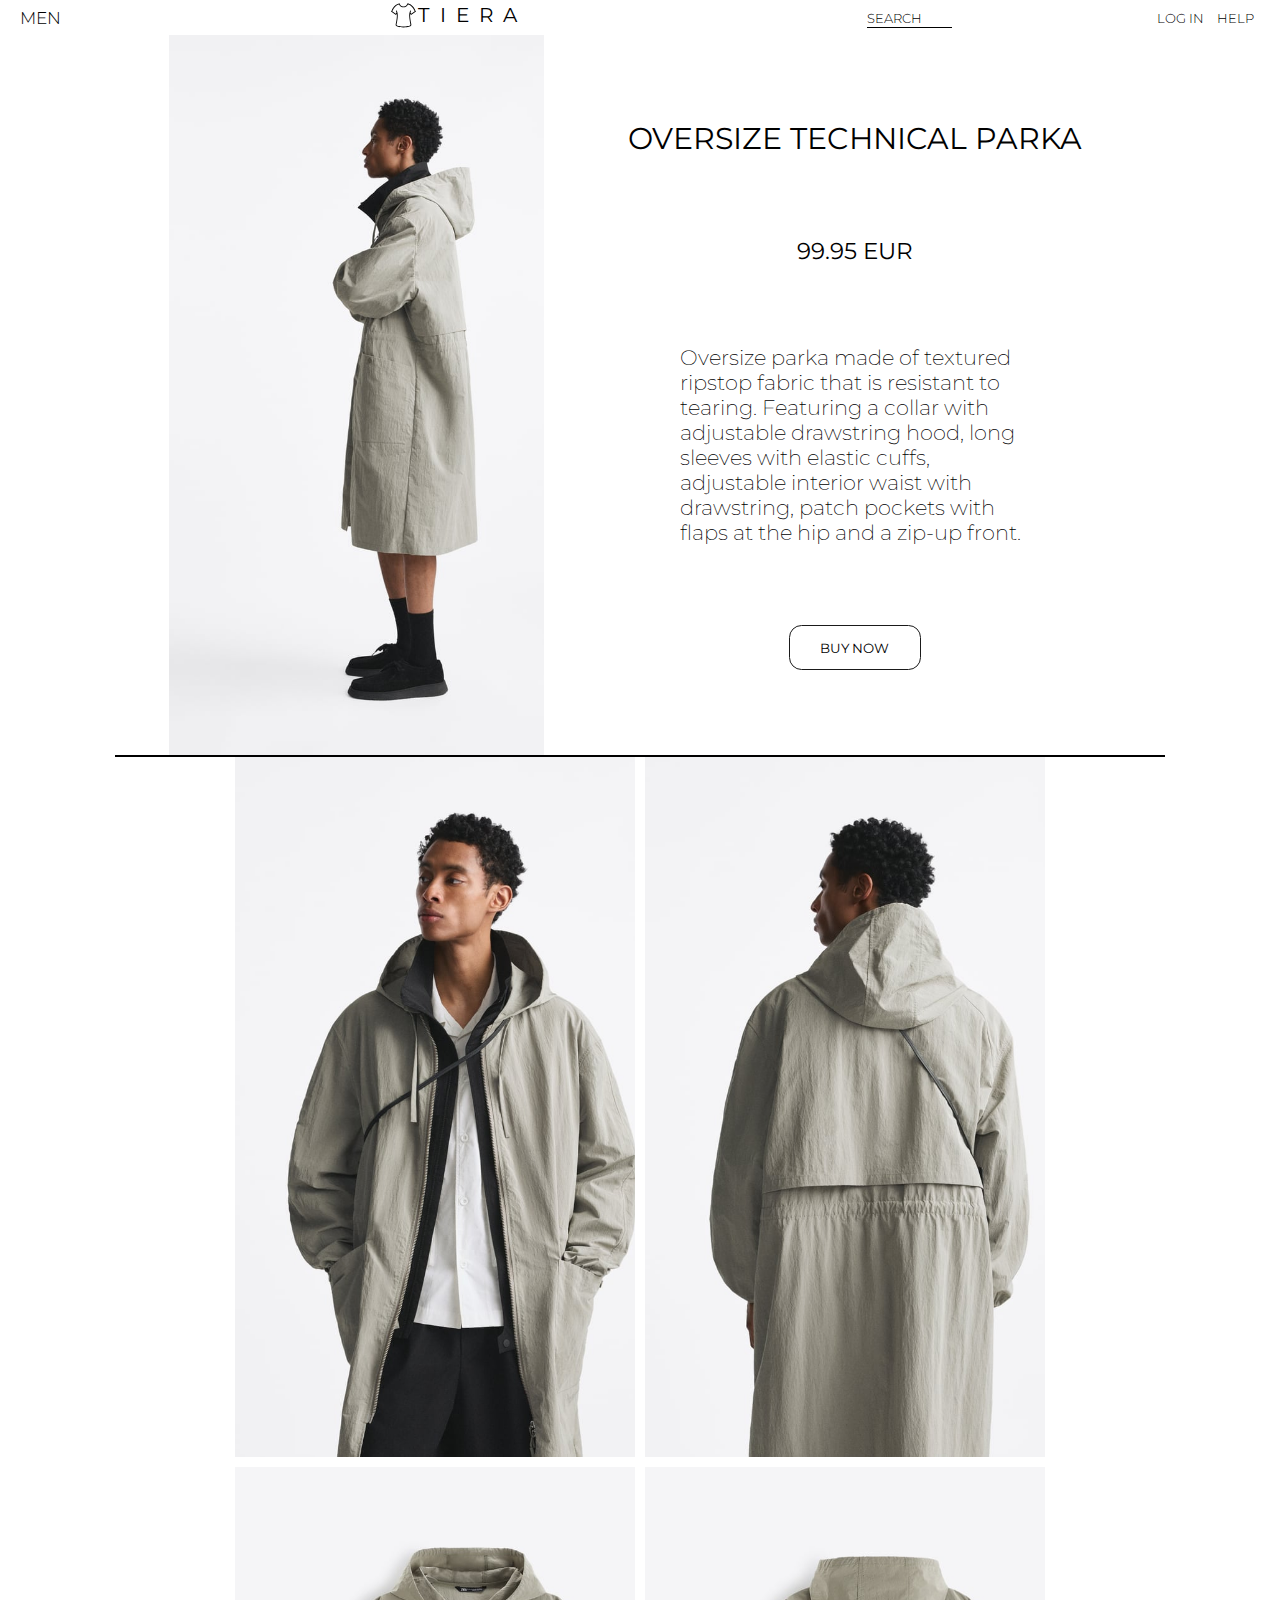
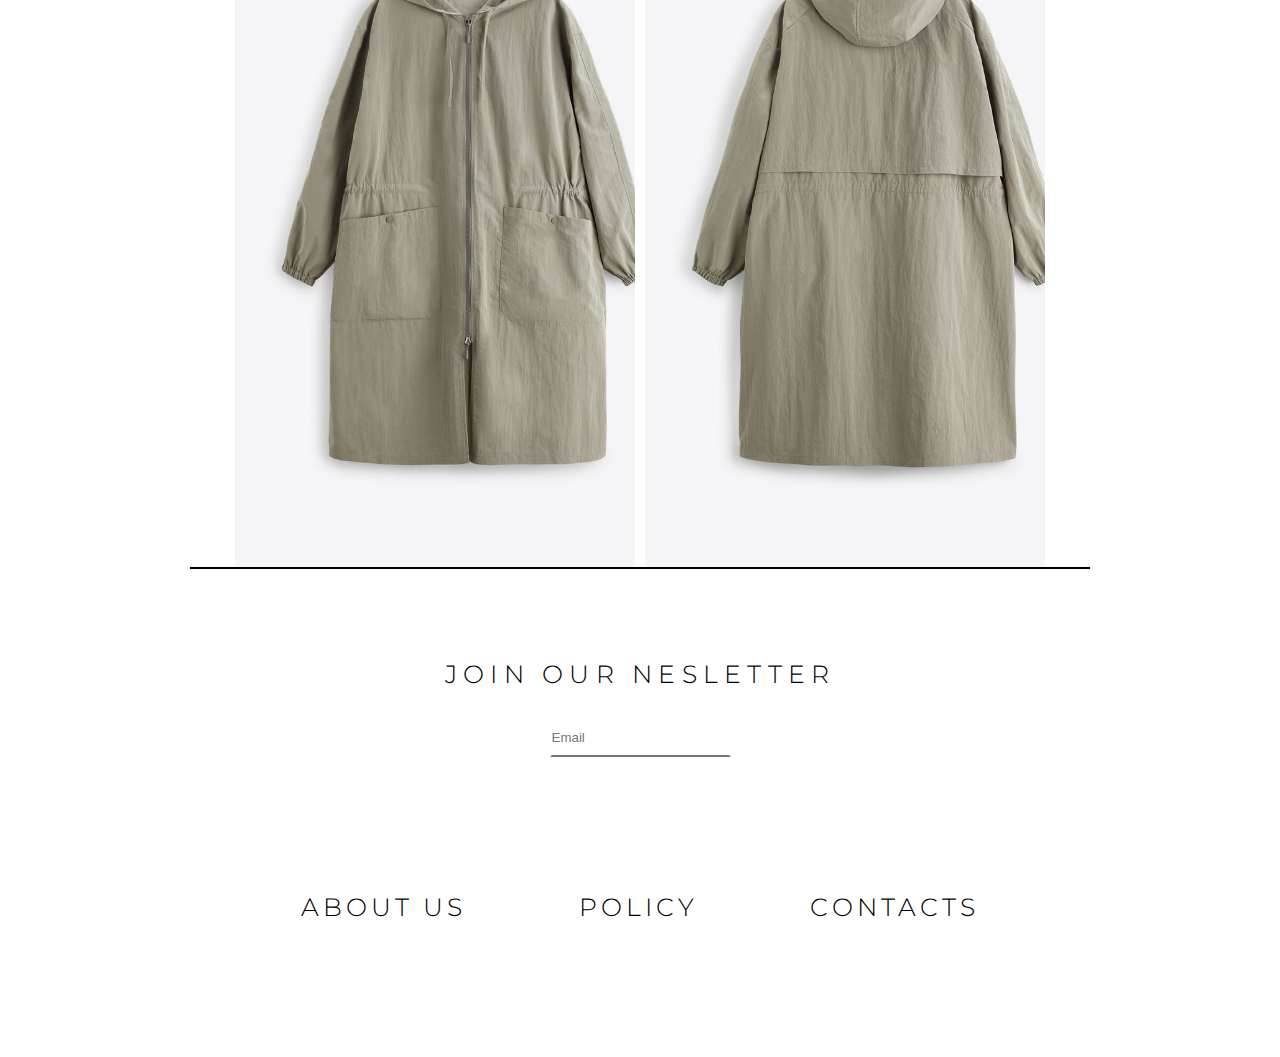
<file: men_TECHNICAL_PARKA/men_TECHNICAL_PARKA.html>
<!DOCTYPE html>
<html lang="en">
  <head>
    <meta charset="UTF-8" />
    <meta http-equiv="X-UA-Compatible" content="IE=edge" />
    <meta name="viewport" content="width=device-width, initial-scale=1.0" />
    <link rel="stylesheet" href="men_TECHNICAL_PARKA.css" />
    <link
      rel="shortcut icon"
      href="../images/images_index/logo.svg"
      type="image/svg"
    />
    <title>TECHNICAL PARKA</title>
  </head>
  <body>
    <header>
      <nav class="mobile_menu">
        <svg
          class="menu-btn__close"
          enable-background="new 0 0 32 32"
          id="Слой_1"
          version="1.1"
          viewBox="0 0 32 32"
          xml:space="preserve"
          xmlns="http://www.w3.org/2000/svg"
          xmlns:xlink="http://www.w3.org/1999/xlink"
        >
          <path
            d="M17.459,16.014l8.239-8.194c0.395-0.391,0.395-1.024,0-1.414c-0.394-0.391-1.034-0.391-1.428,0  l-8.232,8.187L7.73,6.284c-0.394-0.395-1.034-0.395-1.428,0c-0.394,0.396-0.394,1.037,0,1.432l8.302,8.303l-8.332,8.286  c-0.394,0.391-0.394,1.024,0,1.414c0.394,0.391,1.034,0.391,1.428,0l8.325-8.279l8.275,8.276c0.394,0.395,1.034,0.395,1.428,0  c0.394-0.396,0.394-1.037,0-1.432L17.459,16.014z"
            fill="#121313"
            id="Close"
          />
        </svg>

        <p>TIERA</p>
        <ul class="burger-menu">
          <li><a href="../man/man.html">MEN</a></li>
          <li><a href="../help_page/help_page.html#about_us">ABOUT US</a></li>
          <li><a href="../help_page/help_page.html#policy">POLICY</a></li>
          <li><a href="../help_page/help_page.html#cont">CONTACTS</a></li>
          <li><a href="../login_page/logn_page.html">LOG IN</a></li>
        </ul>
      </nav>

      <nav class="desktop">
        <div class="burger_icon menu-btn__burger">
          <img src="../images/images_index/меню2.png" alt="" />
        </div>

        <div class="sex">
          <ul class="sex_menu">
            <li><a href="../man/man.html">MEN</a></li>
          </ul>
        </div>

        <div class="logo">
          <ul class="logo_menu">
            <li>
              <div class="logo_photo">
                <svg
                  height="25px"
                  version="1.1"
                  id="_x32_"
                  xmlns="http://www.w3.org/2000/svg"
                  xmlns:xlink="http://www.w3.org/1999/xlink"
                  viewBox="0 0 512 512"
                  xml:space="preserve"
                >
                  <g>
                    <path
                      class="st0"
                      d="M503.576,162.111c-0.732-1.376-4.766-8.976-10.166-19.232c-5.214-9.889-11.624-22.157-17.946-34.058
             c-26.547-50.08-89.905-97.514-130.472-97.514l-12.911,0.189l-4.39,12.08C327.048,25.408,310.48,69.176,256,69.176
             s-71.048-43.768-71.692-45.601l-4.39-12.08l-12.911-0.189c-40.567,0-103.926,47.434-130.472,97.514
             c-6.322,11.901-12.733,24.169-17.946,34.058c-5.4,10.256-9.433,17.856-10.166,19.232L0,177.125l14.467,9.334l73.158,46.978
             l15.746,10.068l9.701-15.844l4.578-7.323c2.934,20.056,4.4,48.436-0.089,85.882c-7.144,60.613-14.377,94.68-18.589,115.004
             c-5.034,23.802-8.324,39.645,8.244,50.447c6.777,4.668,46.513,29.023,148.784,29.023c102.271,0,142.007-24.356,148.784-29.023
             c16.569-10.802,13.278-26.645,8.244-50.447c-4.212-20.324-11.445-54.391-18.589-115.004c-4.488-37.446-3.022-65.826-0.09-85.882
             l4.578,7.323l9.702,15.844l15.745-10.068l73.159-46.978L512,177.125L503.576,162.111z M414.486,218.049l-15.013-24.168
             c4.668-16.479,9.344-30.124,10.801-34.79c0.366-1.377,0.644-2.021,0.644-2.021l-17.489-5.49c0,0.178-3.756,12.088-7.968,28.844
             c-5.49,13.824-17.945,54.936-9.245,127.995c15.29,128.183,30.49,140.362,18.312,148.052c0,0-34.791,25.911-138.528,25.911
             S117.472,456.47,117.472,456.47c-12.178-7.69,3.022-19.868,18.312-148.052c8.7-73.06-3.755-114.172-9.246-127.995
             c-4.211-16.756-7.967-28.666-7.967-28.844l-17.489,5.49c0,0,0.277,0.644,0.644,2.021c1.458,4.666,6.134,18.312,10.802,34.79
             l-15.013,24.168L24.357,171.08c1.466-2.566,15.289-29.024,28.38-53.746c24.723-46.692,83.137-87.715,114.271-87.715
             c0,0,20.046,57.869,88.993,57.869s88.993-57.869,88.993-57.869c31.134,0,89.548,41.023,114.27,87.715
             c13.09,24.723,26.913,51.181,28.38,53.746L414.486,218.049z"
                    />
                  </g>
                </svg>
              </div>
            </li>
            <li class="text"><a href="../index/index.html">TIERA</a></li>
          </ul>
        </div>

        <div class="information">
          <ul class="information_menu">
            <li>
              <input type="text" name="search" id="" placeholder="SEARCH" />
            </li>
            <li><a href="../login_page/logn_page.html">LOG IN </a></li>
            <li><a href="../help_page/help_page.html">HELP</a></li>
          </ul>
        </div>
      </nav>
    </header>

    <main>
      <section class="buy_menu">
        <div class="photo"></div>
        <div class="information">
          <p>OVERSIZE TECHNICAL PARKA</p>
          <p>99.95 EUR</p>
          <p>
            Oversize parka made of textured ripstop fabric that is resistant to
            tearing. Featuring a collar with adjustable drawstring hood, long
            sleeves with elastic cuffs, adjustable interior waist with
            drawstring, patch pockets with flaps at the hip and a zip-up front.
          </p>
          <button>BUY NOW</button>
        </div>
      </section>

      <section class="gallery">
        <div class="first_photo"></div>
        <div class="second_photo"></div>
        <div class="third_photo"></div>
        <div class="fourth_photo"></div>
      </section>
    </main>
    <footer>
      <section>
        <div class="newsletter">
          <p>JOIN OUR NESLETTER</p>
          <input placeholder="Email" type="text" class="input" required="" />
        </div>

        <div class="connection">
          <ul class="connection_list">
            <li><a href="../help_page/help_page.html#about_us">ABOUT US</a></li>
            <li><a href="../help_page/help_page.html#policy">POLICY</a></li>
            <li><a href="../help_page/help_page.html#cont">CONTACTS</a></li>
          </ul>
        </div>
      </section>
    </footer>
    <script src="../script/menu.js"></script>
  </body>
</html>
</file>
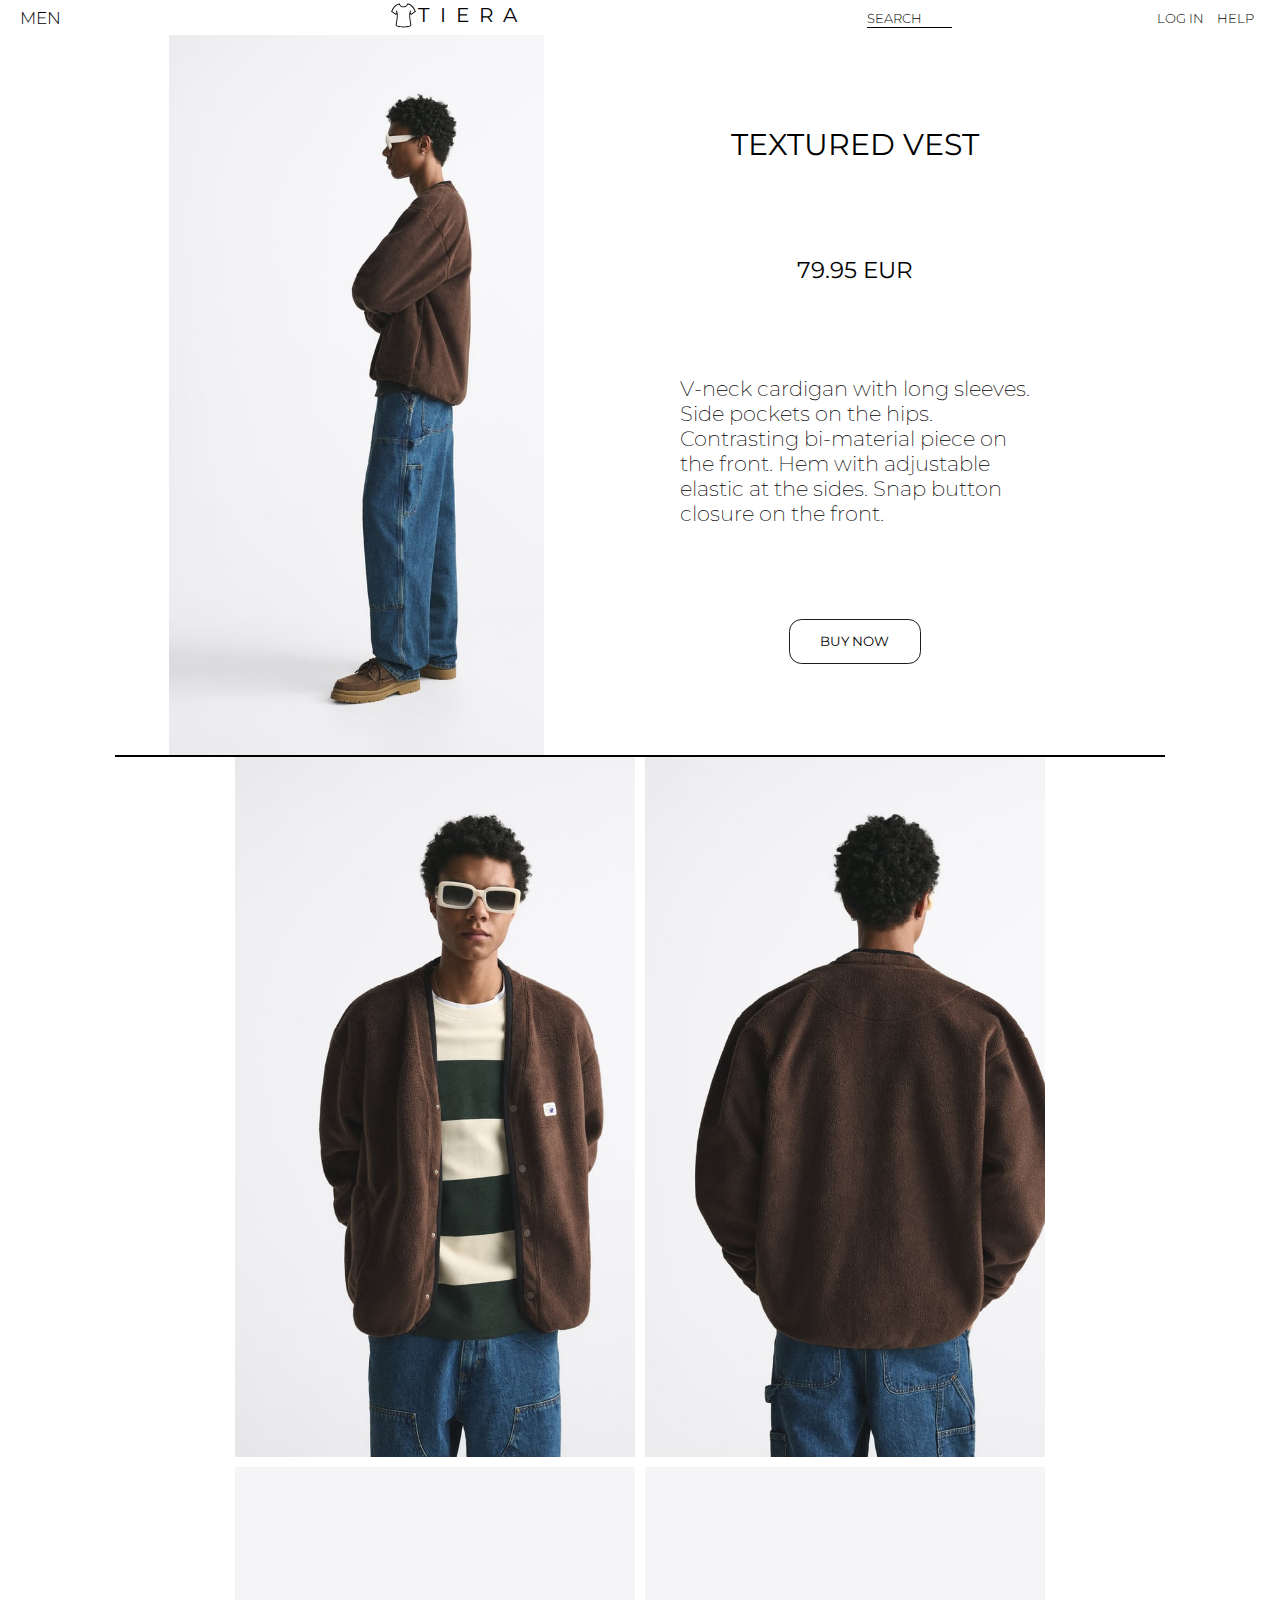
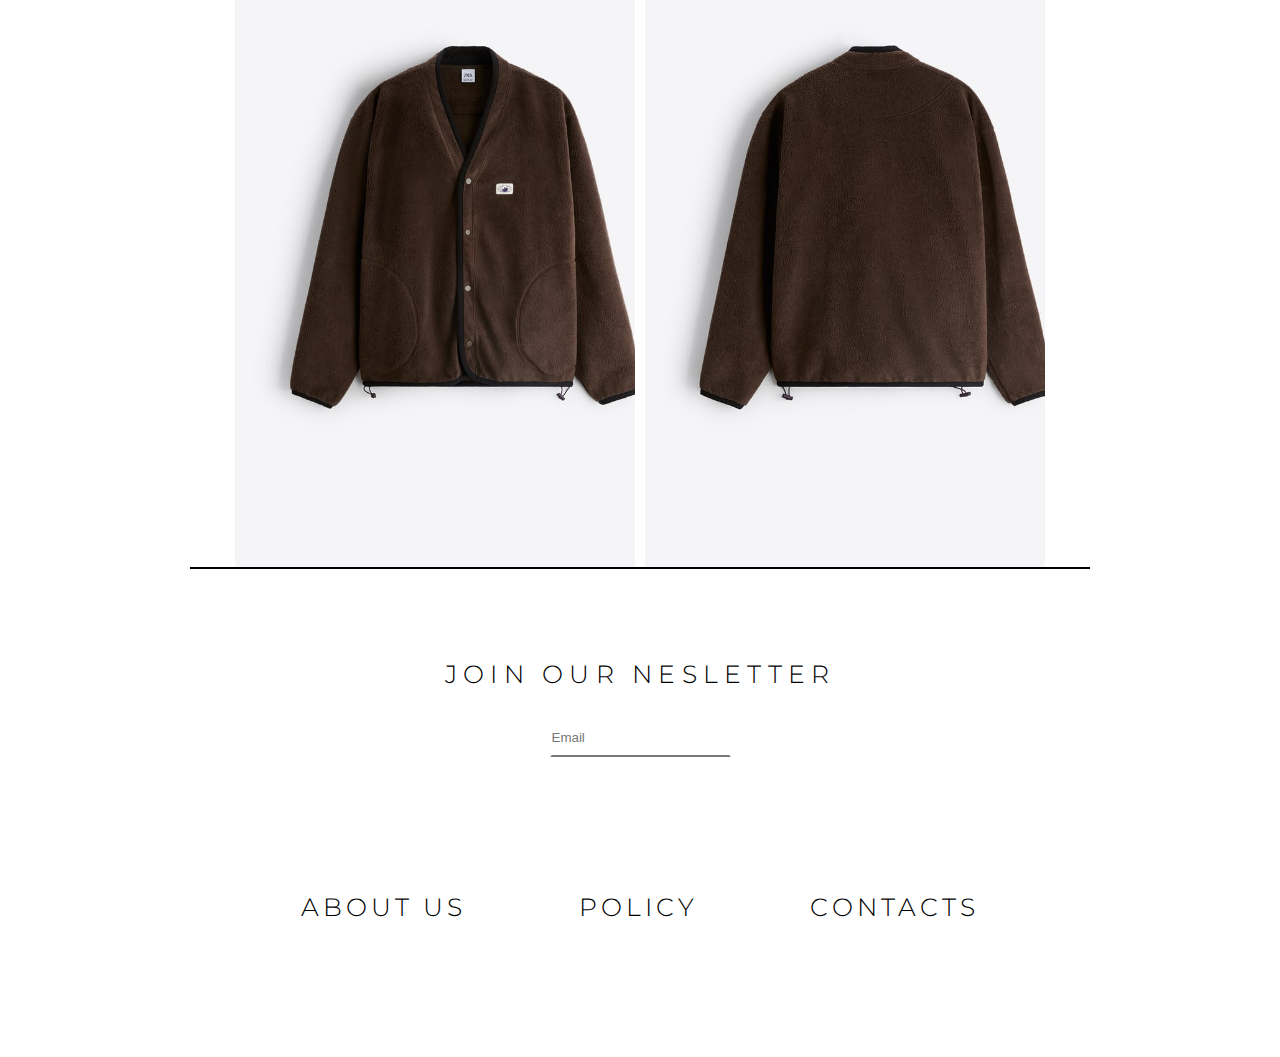
<file: men_TEXTURED_VEST/men_TEXTURED_VEST.html>
<!DOCTYPE html>
<html lang="en">
  <head>
    <meta charset="UTF-8" />
    <meta http-equiv="X-UA-Compatible" content="IE=edge" />
    <meta name="viewport" content="width=device-width, initial-scale=1.0" />
    <link
      rel="stylesheet"
      href="../men_TECHNICAL_PARKA/men_TECHNICAL_PARKA.css"
    />
    <link rel="stylesheet" href="men_TEXTURED_VEST.css" />
    <link
      rel="shortcut icon"
      href="../images/images_index/logo.svg"
      type="image/svg"
    />
    <title>TEXTURED VEST</title>
  </head>
  <body>
    <header>
      <nav class="mobile_menu">
        <svg
          class="menu-btn__close"
          enable-background="new 0 0 32 32"
          id="Слой_1"
          version="1.1"
          viewBox="0 0 32 32"
          xml:space="preserve"
          xmlns="http://www.w3.org/2000/svg"
          xmlns:xlink="http://www.w3.org/1999/xlink"
        >
          <path
            d="M17.459,16.014l8.239-8.194c0.395-0.391,0.395-1.024,0-1.414c-0.394-0.391-1.034-0.391-1.428,0  l-8.232,8.187L7.73,6.284c-0.394-0.395-1.034-0.395-1.428,0c-0.394,0.396-0.394,1.037,0,1.432l8.302,8.303l-8.332,8.286  c-0.394,0.391-0.394,1.024,0,1.414c0.394,0.391,1.034,0.391,1.428,0l8.325-8.279l8.275,8.276c0.394,0.395,1.034,0.395,1.428,0  c0.394-0.396,0.394-1.037,0-1.432L17.459,16.014z"
            fill="#121313"
            id="Close"
          />
        </svg>

        <p>TIERA</p>
        <ul class="burger-menu">
          <li><a href="../man/man.html">MEN</a></li>
          <li><a href="../help_page/help_page.html#about_us">ABOUT US</a></li>
          <li><a href="../help_page/help_page.html#policy">POLICY</a></li>
          <li><a href="../help_page/help_page.html#cont">CONTACTS</a></li>
          <li><a href="../login_page/logn_page.html">LOG IN</a></li>
        </ul>
      </nav>

      <nav class="desktop">
        <div class="burger_icon menu-btn__burger">
          <img src="../images/images_index/меню2.png" alt="" />
        </div>

        <div class="sex">
          <ul class="sex_menu">
            <li><a href="../man/man.html">MEN</a></li>
          </ul>
        </div>

        <div class="logo">
          <ul class="logo_menu">
            <li>
              <div class="logo_photo">
                <svg
                  height="25px"
                  version="1.1"
                  id="_x32_"
                  xmlns="http://www.w3.org/2000/svg"
                  xmlns:xlink="http://www.w3.org/1999/xlink"
                  viewBox="0 0 512 512"
                  xml:space="preserve"
                >
                  <g>
                    <path
                      class="st0"
                      d="M503.576,162.111c-0.732-1.376-4.766-8.976-10.166-19.232c-5.214-9.889-11.624-22.157-17.946-34.058
             c-26.547-50.08-89.905-97.514-130.472-97.514l-12.911,0.189l-4.39,12.08C327.048,25.408,310.48,69.176,256,69.176
             s-71.048-43.768-71.692-45.601l-4.39-12.08l-12.911-0.189c-40.567,0-103.926,47.434-130.472,97.514
             c-6.322,11.901-12.733,24.169-17.946,34.058c-5.4,10.256-9.433,17.856-10.166,19.232L0,177.125l14.467,9.334l73.158,46.978
             l15.746,10.068l9.701-15.844l4.578-7.323c2.934,20.056,4.4,48.436-0.089,85.882c-7.144,60.613-14.377,94.68-18.589,115.004
             c-5.034,23.802-8.324,39.645,8.244,50.447c6.777,4.668,46.513,29.023,148.784,29.023c102.271,0,142.007-24.356,148.784-29.023
             c16.569-10.802,13.278-26.645,8.244-50.447c-4.212-20.324-11.445-54.391-18.589-115.004c-4.488-37.446-3.022-65.826-0.09-85.882
             l4.578,7.323l9.702,15.844l15.745-10.068l73.159-46.978L512,177.125L503.576,162.111z M414.486,218.049l-15.013-24.168
             c4.668-16.479,9.344-30.124,10.801-34.79c0.366-1.377,0.644-2.021,0.644-2.021l-17.489-5.49c0,0.178-3.756,12.088-7.968,28.844
             c-5.49,13.824-17.945,54.936-9.245,127.995c15.29,128.183,30.49,140.362,18.312,148.052c0,0-34.791,25.911-138.528,25.911
             S117.472,456.47,117.472,456.47c-12.178-7.69,3.022-19.868,18.312-148.052c8.7-73.06-3.755-114.172-9.246-127.995
             c-4.211-16.756-7.967-28.666-7.967-28.844l-17.489,5.49c0,0,0.277,0.644,0.644,2.021c1.458,4.666,6.134,18.312,10.802,34.79
             l-15.013,24.168L24.357,171.08c1.466-2.566,15.289-29.024,28.38-53.746c24.723-46.692,83.137-87.715,114.271-87.715
             c0,0,20.046,57.869,88.993,57.869s88.993-57.869,88.993-57.869c31.134,0,89.548,41.023,114.27,87.715
             c13.09,24.723,26.913,51.181,28.38,53.746L414.486,218.049z"
                    />
                  </g>
                </svg>
              </div>
            </li>
            <li class="text"><a href="../index/index.html">TIERA</a></li>
          </ul>
        </div>

        <div class="information">
          <ul class="information_menu">
            <li>
              <input type="text" name="search" id="" placeholder="SEARCH" />
            </li>
            <li><a href="../login_page/logn_page.html">LOG IN </a></li>
            <li><a href="../help_page/help_page.html">HELP</a></li>
          </ul>
        </div>
      </nav>
    </header>

    <main>
      <section class="buy_menu">
        <div class="photo"></div>
        <div class="information">
          <p>TEXTURED VEST</p>
          <p>79.95 EUR</p>
          <p>
            V-neck cardigan with long sleeves. Side pockets on the hips.
            Contrasting bi-material piece on the front. Hem with adjustable
            elastic at the sides. Snap button closure on the front.
          </p>
          <button>BUY NOW</button>
        </div>
      </section>

      <section class="gallery">
        <div class="first_photo"></div>
        <div class="second_photo"></div>
        <div class="third_photo"></div>
        <div class="fourth_photo"></div>
      </section>
    </main>
    <footer>
      <section>
        <div class="newsletter">
          <p>JOIN OUR NESLETTER</p>
          <input placeholder="Email" type="text" class="input" required="" />
        </div>

        <div class="connection">
          <ul class="connection_list">
            <li><a href="../help_page/help_page.html#about_us">ABOUT US</a></li>
            <li><a href="../help_page/help_page.html#policy">POLICY</a></li>
            <li><a href="../help_page/help_page.html#cont">CONTACTS</a></li>
          </ul>
        </div>
      </section>
    </footer>
    <script src="../script/menu.js"></script>
  </body>
</html>
</file>
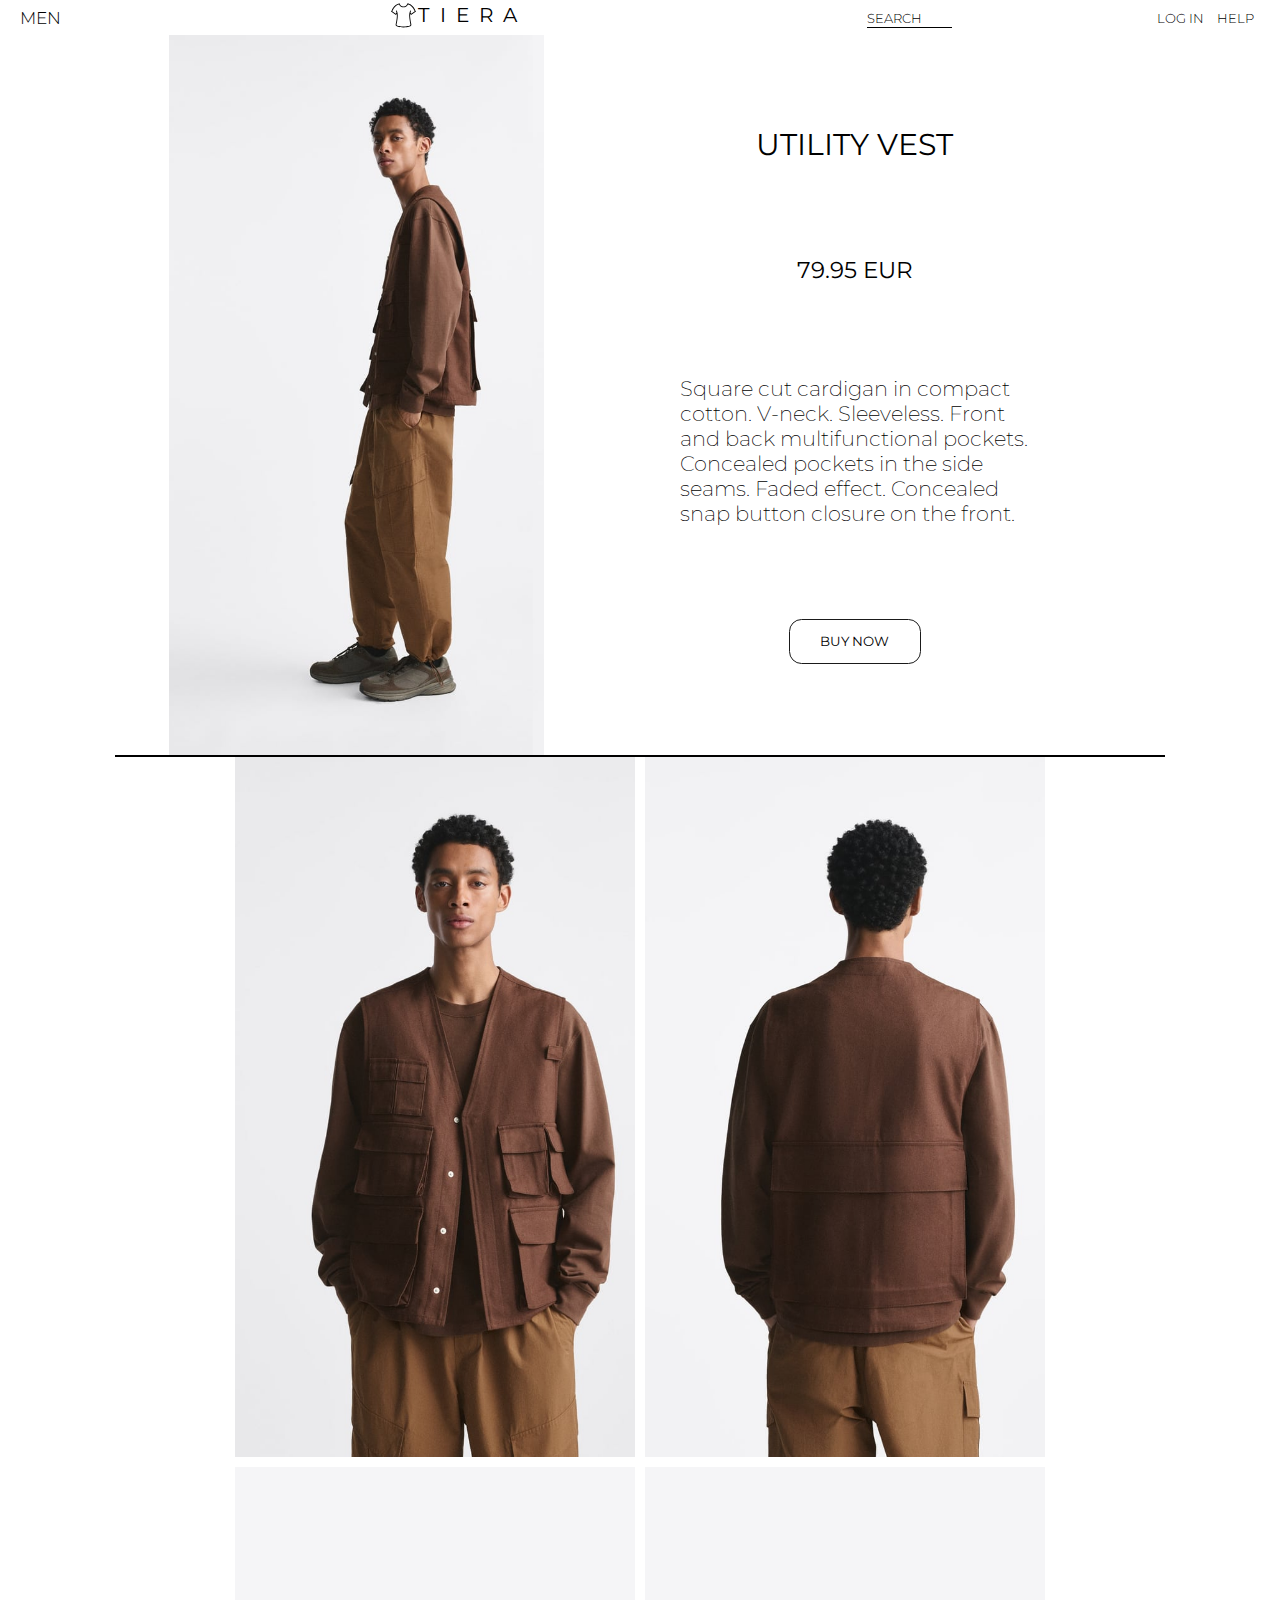
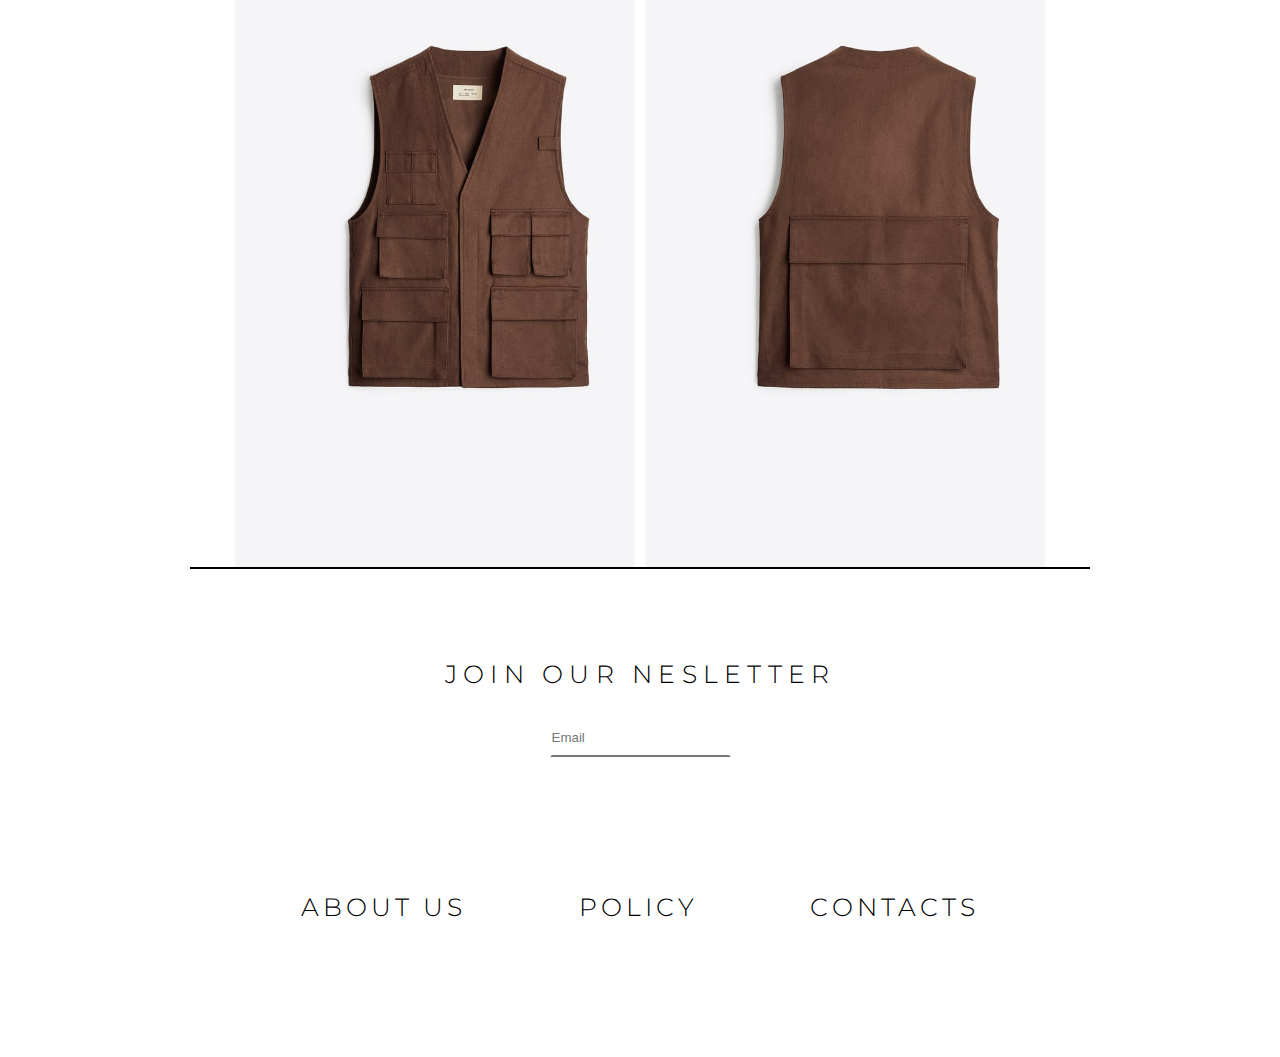
<file: men_UTILITY_VEST_BROWN/men_UTILITY_VEST_BROWN.html>
<!DOCTYPE html>
<html lang="en">
  <head>
    <meta charset="UTF-8" />
    <meta http-equiv="X-UA-Compatible" content="IE=edge" />
    <meta name="viewport" content="width=device-width, initial-scale=1.0" />
    <link
      rel="stylesheet"
      href="../men_TECHNICAL_PARKA/men_TECHNICAL_PARKA.css"
    />
    <link rel="stylesheet" href="men_UTILITY_VEST_BROWN.css" />
    <link
      rel="shortcut icon"
      href="../images/images_index/logo.svg"
      type="image/svg"
    />
    <title>UTILITY VEST</title>
  </head>
  <body>
    <header>
      <nav class="mobile_menu">
        <svg
          class="menu-btn__close"
          enable-background="new 0 0 32 32"
          id="Слой_1"
          version="1.1"
          viewBox="0 0 32 32"
          xml:space="preserve"
          xmlns="http://www.w3.org/2000/svg"
          xmlns:xlink="http://www.w3.org/1999/xlink"
        >
          <path
            d="M17.459,16.014l8.239-8.194c0.395-0.391,0.395-1.024,0-1.414c-0.394-0.391-1.034-0.391-1.428,0  l-8.232,8.187L7.73,6.284c-0.394-0.395-1.034-0.395-1.428,0c-0.394,0.396-0.394,1.037,0,1.432l8.302,8.303l-8.332,8.286  c-0.394,0.391-0.394,1.024,0,1.414c0.394,0.391,1.034,0.391,1.428,0l8.325-8.279l8.275,8.276c0.394,0.395,1.034,0.395,1.428,0  c0.394-0.396,0.394-1.037,0-1.432L17.459,16.014z"
            fill="#121313"
            id="Close"
          />
        </svg>

        <p>TIERA</p>
        <ul class="burger-menu">
          <li><a href="../man/man.html">MEN</a></li>
          <li><a href="../help_page/help_page.html#about_us">ABOUT US</a></li>
          <li><a href="../help_page/help_page.html#policy">POLICY</a></li>
          <li><a href="../help_page/help_page.html#cont">CONTACTS</a></li>
          <li><a href="../login_page/logn_page.html">LOG IN</a></li>
        </ul>
      </nav>

      <nav class="desktop">
        <div class="burger_icon menu-btn__burger">
          <img src="../images/images_index/меню2.png" alt="" />
        </div>

        <div class="sex">
          <ul class="sex_menu">
            <li><a href="../man/man.html">MEN</a></li>
          </ul>
        </div>

        <div class="logo">
          <ul class="logo_menu">
            <li>
              <div class="logo_photo">
                <svg
                  height="25px"
                  version="1.1"
                  id="_x32_"
                  xmlns="http://www.w3.org/2000/svg"
                  xmlns:xlink="http://www.w3.org/1999/xlink"
                  viewBox="0 0 512 512"
                  xml:space="preserve"
                >
                  <g>
                    <path
                      class="st0"
                      d="M503.576,162.111c-0.732-1.376-4.766-8.976-10.166-19.232c-5.214-9.889-11.624-22.157-17.946-34.058
             c-26.547-50.08-89.905-97.514-130.472-97.514l-12.911,0.189l-4.39,12.08C327.048,25.408,310.48,69.176,256,69.176
             s-71.048-43.768-71.692-45.601l-4.39-12.08l-12.911-0.189c-40.567,0-103.926,47.434-130.472,97.514
             c-6.322,11.901-12.733,24.169-17.946,34.058c-5.4,10.256-9.433,17.856-10.166,19.232L0,177.125l14.467,9.334l73.158,46.978
             l15.746,10.068l9.701-15.844l4.578-7.323c2.934,20.056,4.4,48.436-0.089,85.882c-7.144,60.613-14.377,94.68-18.589,115.004
             c-5.034,23.802-8.324,39.645,8.244,50.447c6.777,4.668,46.513,29.023,148.784,29.023c102.271,0,142.007-24.356,148.784-29.023
             c16.569-10.802,13.278-26.645,8.244-50.447c-4.212-20.324-11.445-54.391-18.589-115.004c-4.488-37.446-3.022-65.826-0.09-85.882
             l4.578,7.323l9.702,15.844l15.745-10.068l73.159-46.978L512,177.125L503.576,162.111z M414.486,218.049l-15.013-24.168
             c4.668-16.479,9.344-30.124,10.801-34.79c0.366-1.377,0.644-2.021,0.644-2.021l-17.489-5.49c0,0.178-3.756,12.088-7.968,28.844
             c-5.49,13.824-17.945,54.936-9.245,127.995c15.29,128.183,30.49,140.362,18.312,148.052c0,0-34.791,25.911-138.528,25.911
             S117.472,456.47,117.472,456.47c-12.178-7.69,3.022-19.868,18.312-148.052c8.7-73.06-3.755-114.172-9.246-127.995
             c-4.211-16.756-7.967-28.666-7.967-28.844l-17.489,5.49c0,0,0.277,0.644,0.644,2.021c1.458,4.666,6.134,18.312,10.802,34.79
             l-15.013,24.168L24.357,171.08c1.466-2.566,15.289-29.024,28.38-53.746c24.723-46.692,83.137-87.715,114.271-87.715
             c0,0,20.046,57.869,88.993,57.869s88.993-57.869,88.993-57.869c31.134,0,89.548,41.023,114.27,87.715
             c13.09,24.723,26.913,51.181,28.38,53.746L414.486,218.049z"
                    />
                  </g>
                </svg>
              </div>
            </li>
            <li class="text"><a href="../index/index.html">TIERA</a></li>
          </ul>
        </div>

        <div class="information">
          <ul class="information_menu">
            <li>
              <input type="text" name="search" id="" placeholder="SEARCH" />
            </li>
            <li><a href="../login_page/logn_page.html">LOG IN </a></li>
            <li><a href="../help_page/help_page.html">HELP</a></li>
          </ul>
        </div>
      </nav>
    </header>

    <main>
      <section class="buy_menu">
        <div class="photo"></div>
        <div class="information">
          <p>UTILITY VEST</p>
          <p>79.95 EUR</p>
          <p>
            Square cut cardigan in compact cotton. V-neck. Sleeveless. Front and
            back multifunctional pockets. Concealed pockets in the side seams.
            Faded effect. Concealed snap button closure on the front.
          </p>
          <button>BUY NOW</button>
        </div>
      </section>

      <section class="gallery">
        <div class="first_photo"></div>
        <div class="second_photo"></div>
        <div class="third_photo"></div>
        <div class="fourth_photo"></div>
      </section>
    </main>
    <footer>
      <section>
        <div class="newsletter">
          <p>JOIN OUR NESLETTER</p>
          <input placeholder="Email" type="text" class="input" required="" />
        </div>

        <div class="connection">
          <ul class="connection_list">
            <li><a href="../help_page/help_page.html#about_us">ABOUT US</a></li>
            <li><a href="../help_page/help_page.html#policy">POLICY</a></li>
            <li><a href="../help_page/help_page.html#cont">CONTACTS</a></li>
          </ul>
        </div>
      </section>
    </footer>
    <script src="../script/menu.js"></script>
  </body>
</html>
</file>
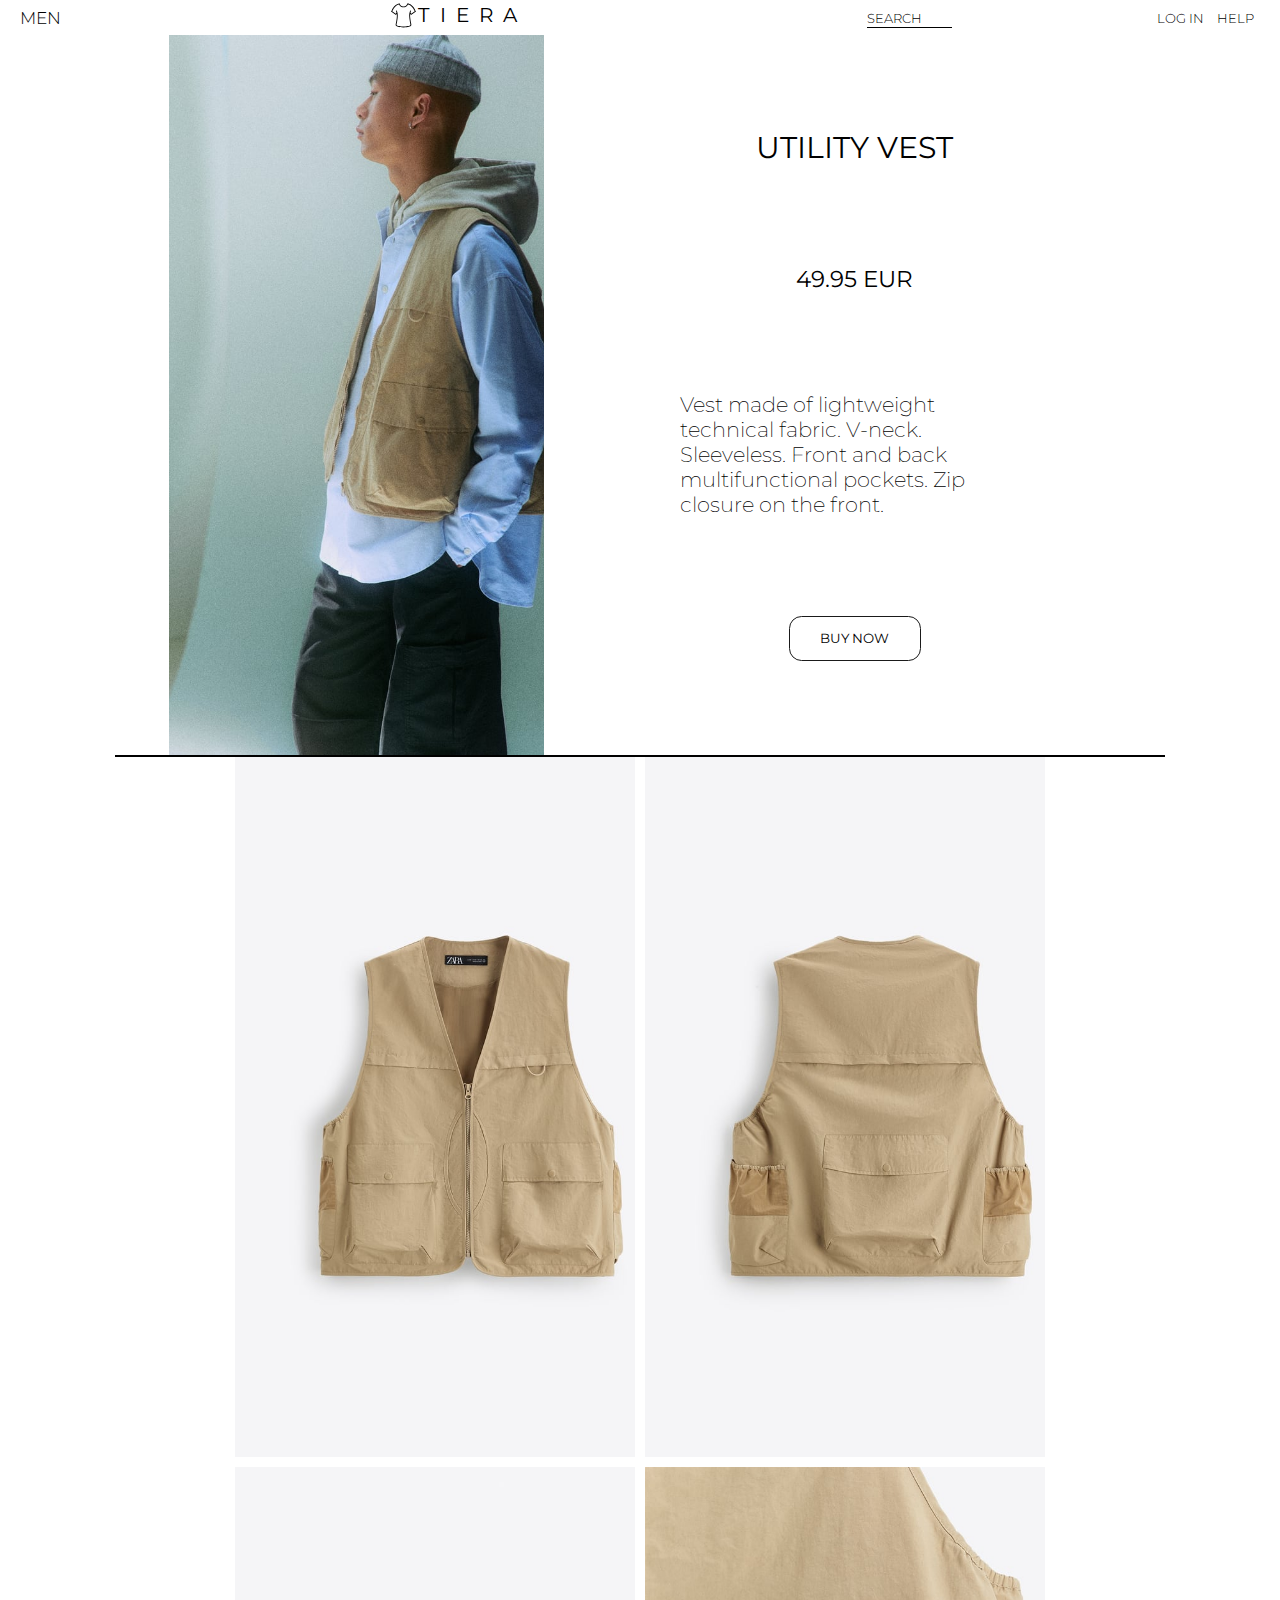
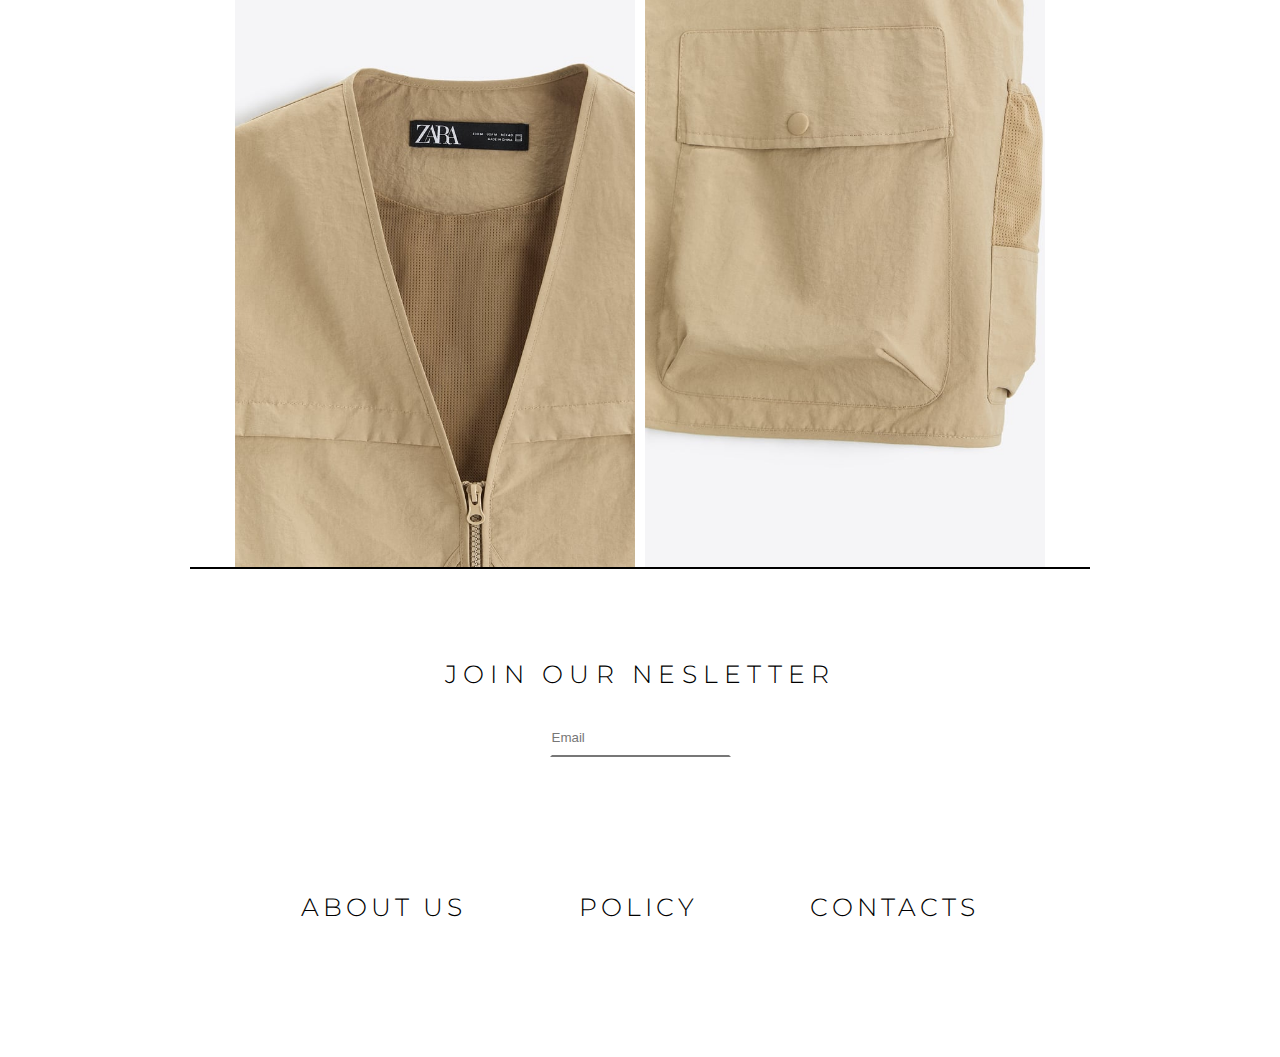
<file: men_UTILITY_VEST_LIGHT/men_UTILITY_VEST_LIGHT.html>
<!DOCTYPE html>
<html lang="en">
  <head>
    <meta charset="UTF-8" />
    <meta http-equiv="X-UA-Compatible" content="IE=edge" />
    <meta name="viewport" content="width=device-width, initial-scale=1.0" />
    <link
      rel="stylesheet"
      href="../men_TECHNICAL_PARKA/men_TECHNICAL_PARKA.css"
    />
    <link rel="stylesheet" href="men_UTILITY_VEST_LIGHT.css" />
    <link
      rel="shortcut icon"
      href="../images/images_index/logo.svg"
      type="image/svg"
    />
    <title>UTILITY VEST</title>
  </head>
  <body>
    <header>
      <nav class="mobile_menu">
        <svg
          class="menu-btn__close"
          enable-background="new 0 0 32 32"
          id="Слой_1"
          version="1.1"
          viewBox="0 0 32 32"
          xml:space="preserve"
          xmlns="http://www.w3.org/2000/svg"
          xmlns:xlink="http://www.w3.org/1999/xlink"
        >
          <path
            d="M17.459,16.014l8.239-8.194c0.395-0.391,0.395-1.024,0-1.414c-0.394-0.391-1.034-0.391-1.428,0  l-8.232,8.187L7.73,6.284c-0.394-0.395-1.034-0.395-1.428,0c-0.394,0.396-0.394,1.037,0,1.432l8.302,8.303l-8.332,8.286  c-0.394,0.391-0.394,1.024,0,1.414c0.394,0.391,1.034,0.391,1.428,0l8.325-8.279l8.275,8.276c0.394,0.395,1.034,0.395,1.428,0  c0.394-0.396,0.394-1.037,0-1.432L17.459,16.014z"
            fill="#121313"
            id="Close"
          />
        </svg>

        <p>TIERA</p>
        <ul class="burger-menu">
          <li><a href="../man/man.html">MEN</a></li>
          <li><a href="../help_page/help_page.html#about_us">ABOUT US</a></li>
          <li><a href="../help_page/help_page.html#policy">POLICY</a></li>
          <li><a href="../help_page/help_page.html#cont">CONTACTS</a></li>
          <li><a href="../login_page/logn_page.html">LOG IN</a></li>
        </ul>
      </nav>

      <nav class="desktop">
        <div class="burger_icon menu-btn__burger">
          <img src="../images/images_index/меню2.png" alt="" />
        </div>

        <div class="sex">
          <ul class="sex_menu">
            <li><a href="../man/man.html">MEN</a></li>
          </ul>
        </div>

        <div class="logo">
          <ul class="logo_menu">
            <li>
              <div class="logo_photo">
                <svg
                  height="25px"
                  version="1.1"
                  id="_x32_"
                  xmlns="http://www.w3.org/2000/svg"
                  xmlns:xlink="http://www.w3.org/1999/xlink"
                  viewBox="0 0 512 512"
                  xml:space="preserve"
                >
                  <g>
                    <path
                      class="st0"
                      d="M503.576,162.111c-0.732-1.376-4.766-8.976-10.166-19.232c-5.214-9.889-11.624-22.157-17.946-34.058
             c-26.547-50.08-89.905-97.514-130.472-97.514l-12.911,0.189l-4.39,12.08C327.048,25.408,310.48,69.176,256,69.176
             s-71.048-43.768-71.692-45.601l-4.39-12.08l-12.911-0.189c-40.567,0-103.926,47.434-130.472,97.514
             c-6.322,11.901-12.733,24.169-17.946,34.058c-5.4,10.256-9.433,17.856-10.166,19.232L0,177.125l14.467,9.334l73.158,46.978
             l15.746,10.068l9.701-15.844l4.578-7.323c2.934,20.056,4.4,48.436-0.089,85.882c-7.144,60.613-14.377,94.68-18.589,115.004
             c-5.034,23.802-8.324,39.645,8.244,50.447c6.777,4.668,46.513,29.023,148.784,29.023c102.271,0,142.007-24.356,148.784-29.023
             c16.569-10.802,13.278-26.645,8.244-50.447c-4.212-20.324-11.445-54.391-18.589-115.004c-4.488-37.446-3.022-65.826-0.09-85.882
             l4.578,7.323l9.702,15.844l15.745-10.068l73.159-46.978L512,177.125L503.576,162.111z M414.486,218.049l-15.013-24.168
             c4.668-16.479,9.344-30.124,10.801-34.79c0.366-1.377,0.644-2.021,0.644-2.021l-17.489-5.49c0,0.178-3.756,12.088-7.968,28.844
             c-5.49,13.824-17.945,54.936-9.245,127.995c15.29,128.183,30.49,140.362,18.312,148.052c0,0-34.791,25.911-138.528,25.911
             S117.472,456.47,117.472,456.47c-12.178-7.69,3.022-19.868,18.312-148.052c8.7-73.06-3.755-114.172-9.246-127.995
             c-4.211-16.756-7.967-28.666-7.967-28.844l-17.489,5.49c0,0,0.277,0.644,0.644,2.021c1.458,4.666,6.134,18.312,10.802,34.79
             l-15.013,24.168L24.357,171.08c1.466-2.566,15.289-29.024,28.38-53.746c24.723-46.692,83.137-87.715,114.271-87.715
             c0,0,20.046,57.869,88.993,57.869s88.993-57.869,88.993-57.869c31.134,0,89.548,41.023,114.27,87.715
             c13.09,24.723,26.913,51.181,28.38,53.746L414.486,218.049z"
                    />
                  </g>
                </svg>
              </div>
            </li>
            <li class="text"><a href="../index/index.html">TIERA</a></li>
          </ul>
        </div>

        <div class="information">
          <ul class="information_menu">
            <li>
              <input type="text" name="search" id="" placeholder="SEARCH" />
            </li>
            <li><a href="../login_page/logn_page.html">LOG IN </a></li>
            <li><a href="../help_page/help_page.html">HELP</a></li>
          </ul>
        </div>
      </nav>
    </header>

    <main>
      <section class="buy_menu">
        <div class="photo"></div>
        <div class="information">
          <p>UTILITY VEST</p>
          <p>49.95 EUR</p>
          <p>
            Vest made of lightweight technical fabric. V-neck. Sleeveless. Front
            and back multifunctional pockets. Zip closure on the front.
          </p>
          <button>BUY NOW</button>
        </div>
      </section>

      <section class="gallery">
        <div class="first_photo"></div>
        <div class="second_photo"></div>
        <div class="third_photo"></div>
        <div class="fourth_photo"></div>
      </section>
    </main>
    <footer>
      <section>
        <div class="newsletter">
          <p>JOIN OUR NESLETTER</p>
          <input placeholder="Email" type="text" class="input" required="" />
        </div>

        <div class="connection">
          <ul class="connection_list">
            <li><a href="../help_page/help_page.html#about_us">ABOUT US</a></li>
            <li><a href="../help_page/help_page.html#policy">POLICY</a></li>
            <li><a href="../help_page/help_page.html#cont">CONTACTS</a></li>
          </ul>
        </div>
      </section>
    </footer>
    <script src="../script/menu.js"></script>
  </body>
</html>
</file>
<file: help_page/help_page.css>
@font-face {
  font-family: "MontseratExtraLight";
  src: url("../fonts/Montserrat-ExtraLight.ttf");
}
@font-face {
  font-family: "MontseratLight";
  src: url("../fonts/Montserrat-Light.ttf");
}
@font-face {
  font-family: "MontseratRegular";
  src: url("../fonts/Montserrat-Regular.ttf");
}
@font-face {
  font-family: "MontseratSemiBold";
  src: url("../fonts/Montserrat-SemiBold.ttf");
}
@font-face {
  font-family: "MontseratMedium";
  src: url("../fonts/Montserrat-Medium.ttf");
}
@font-face {
  font-family: "Rufina";
  src: url("../fonts/Rufina-Regular.ttf");
}
* {
  margin: 0;
  padding: 0;
  box-sizing: border-box;
}

::-webkit-scrollbar {
  display: none;
}

a,
a:hover,
a:active {
  text-decoration: none;
  color: black;
}

header {
  position: sticky;
  top: 0;
  left: 0;
  z-index: 100;
  background: white;
  height: 35px;
  font-family: "MontseratLight";
  width: 100%;
}
header .desktop {
  height: 35px;
  width: 100%;
  position: relative;
  display: flex;
  align-items: center;
  justify-content: space-between;
}
header .burger_icon {
  display: none;
}
header nav:nth-child(1) {
  display: none;
}
header .sex {
  font-size: 17px;
  margin-left: 10px;
}
header .sex .sex_menu {
  display: inline-block;
  list-style-type: none;
}
header .sex .sex_menu li {
  display: inline-block;
  margin-left: 10px;
}
header .logo .logo_menu {
  list-style-type: none;
  display: flex;
}
header .logo .logo_menu .text {
  font-size: 20px;
  font-family: "MontseratRegular";
  letter-spacing: 0.8vw;
}
header .logo .logo_menu li {
  display: inline-block;
  margin: 0 0.1vw;
}
header .information {
  font-size: 13px;
  margin-right: 2vw;
}
header .information .information_menu {
  display: inline-block;
  list-style-type: none;
}
header .information .information_menu li:nth-child(1) {
  margin-right: 15vw;
  font-size: 16px;
}
header .information .information_menu li:nth-child(1) input {
  font-family: "MontseratRegular";
  width: 10vw;
  max-width: 85px;
  border: none;
  border-bottom: 1px solid black;
  font-size: 16px;
}
header .information .information_menu li:nth-child(1) input:focus {
  outline: none;
}
header .information .information_menu li:nth-child(1) input::-moz-placeholder {
  font-family: "MontseratLight";
  font-size: 13px;
  color: black;
}
header .information .information_menu li:nth-child(1) input::placeholder {
  font-family: "MontseratLight";
  font-size: 13px;
  color: black;
}
header .information .information_menu li {
  display: inline-block;
  margin-left: 10px;
}

@media (max-width: 768px) {
  header .desktop {
    width: 95vw;
    margin: auto;
  }
  header .desktop .burger_icon {
    display: flex;
  }
  header .desktop .burger_icon img {
    width: 25px;
  }
  header .desktop .sex {
    display: none;
  }
  header .desktop .information {
    font-size: 17px;
  }
  header .desktop .information .information_menu > li:nth-child(1),
  header .desktop .information .information_menu > li:nth-child(2) {
    display: none;
  }
  header nav:nth-child(1) {
    padding-top: 10vh;
    z-index: 10;
    display: flex !important;
    flex-direction: column;
    align-items: center;
    position: absolute;
    height: 100vh;
    width: 100vw;
    background: white;
    box-shadow: inset -20px -14px 27px -26px #000000;
    max-width: 0px;
    left: -105%;
  }
  header nav:nth-child(1) svg {
    width: 23px;
    position: absolute;
    top: 5px;
    right: 10px;
  }
  header nav:nth-child(1) p {
    font-family: "MontseratRegular";
    font-size: 40px;
    text-align: center;
    letter-spacing: 3vw;
  }
  header nav:nth-child(1) ul {
    list-style-type: none;
    margin-top: 10vh;
    width: 50%;
  }
  header nav:nth-child(1) ul li {
    margin-bottom: 10vh;
    font-size: 20px;
    text-align: left;
  }
  header .active_menu {
    left: 0 !important;
    max-width: 300px !important;
    transition: all 0.1s ease-in-out;
  }
}
.main {
  position: relative;
  display: flex;
  margin: auto;
  justify-content: space-around;
  padding-top: 50px;
  width: 100vw;
  max-width: 950px;
  padding-bottom: 50px;
  border-bottom: 3px dashed black;
  margin-bottom: 50px;
}
.main .first_line {
  width: 80vw;
  max-width: 400px;
  display: flex;
  flex-direction: column;
  gap: 15vh;
}
.main .first_line div {
  display: flex;
  flex-direction: column;
  gap: 5vh;
}
.main .first_line div p:nth-child(1) {
  padding-left: 20px;
  font-size: 40px;
  font-family: "MontseratRegular";
}
.main .first_line div p:nth-child(2) {
  padding-left: 20px;
  font-size: 20px;
  font-family: "MontseratExtraLight";
}
.main .first_line .block_1 .photo {
  width: 100%;
  height: 300px;
  background: url("../images/help_page/3.jpg");
  background-size: contain;
  background-repeat: no-repeat;
}
.main .first_line .block_2 .photo {
  background: url("../images/help_page/4.jpg");
  background-size: cover;
  width: 100%;
  height: 500px;
}
.main .second_line {
  width: 80vw;
  max-width: 400px;
  display: flex;
  flex-direction: column;
  gap: 15vh;
}
.main .second_line div {
  display: flex;
  flex-direction: column;
  gap: 5vh;
}
.main .second_line div p:nth-child(2) {
  padding-left: 20px;
  font-size: 40px;
  font-family: "MontseratRegular";
}
.main .second_line div p:nth-child(3) {
  padding-left: 20px;
  font-size: 20px;
  font-family: "MontseratExtraLight";
}
.main .second_line .block_1 .photo {
  width: 100%;
  height: 300px;
  background: url("../images/help_page/2.jpg");
  background-size: cover;
  background-repeat: no-repeat;
}
.main .second_line .block_2 .photo {
  width: 100%;
  height: 300px;
  background: url("../images/help_page/5.jpg");
  background-size: auto;
  background-repeat: no-repeat;
}

@media (max-width: 768px) {
  .main {
    flex-wrap: wrap;
    gap: 15vh;
  }
}
.envir_policy {
  position: relative;
  width: 100vw;
  max-width: 950px;
  height: 100vh;
  max-height: 500px;
  margin: auto;
  display: flex;
  justify-content: center;
}
.envir_policy .info {
  display: flex;
  flex-direction: column;
  align-items: center;
  justify-content: space-evenly;
}
.envir_policy .info p:nth-child(1) {
  font-family: "MontseratRegular";
  font-size: 2.5vw;
  text-align: center;
  letter-spacing: 8px;
}
.envir_policy .info p:nth-child(2) {
  width: 80%;
  font-family: "MontseratLight";
  letter-spacing: -0.5px;
  margin-top: 25px;
}
.envir_policy .people {
  height: 100%;
}

.animal_policy {
  position: relative;
  width: 100vw;
  max-width: 950px;
  height: 100vh;
  max-height: 500px;
  margin: auto;
  margin-top: 50px;
  display: flex;
  justify-content: center;
}
.animal_policy .info {
  display: flex;
  flex-direction: column;
  align-items: center;
  justify-content: space-evenly;
}
.animal_policy .info p:nth-child(1) {
  font-family: "MontseratRegular";
  font-size: 2.5vw;
  text-align: center;
  letter-spacing: 8px;
}
.animal_policy .info p:nth-child(2) {
  width: 80%;
  font-family: "MontseratLight";
  letter-spacing: -0.5px;
  margin-top: 25px;
}
.animal_policy .people {
  height: 100%;
}

.trans_policy {
  position: relative;
  width: 100vw;
  max-width: 950px;
  height: 100vh;
  max-height: 500px;
  margin: auto;
  display: flex;
  justify-content: center;
  border-bottom: 3px dashed black;
}
.trans_policy .info {
  display: flex;
  flex-direction: column;
  align-items: center;
  justify-content: space-evenly;
}
.trans_policy .info p:nth-child(1) {
  font-family: "MontseratRegular";
  font-size: 2.5vw;
  text-align: center;
  letter-spacing: 8px;
}
.trans_policy .info p:nth-child(2) {
  width: 80%;
  font-family: "MontseratLight";
  letter-spacing: -0.5px;
  margin-top: 25px;
}
.trans_policy .people {
  height: 100%;
}

@media (max-width: 768px) {
  .none_mobile {
    display: none;
  }
  .envir_policy {
    height: -moz-fit-content;
    height: fit-content;
  }
  .envir_policy .info p:nth-child(1) {
    font-size: 40px;
    letter-spacing: 0px;
  }
  .animal_policy {
    height: -moz-fit-content;
    height: fit-content;
  }
  .animal_policy .info p:nth-child(1) {
    font-size: 40px;
    letter-spacing: 0px;
  }
  .trans_policy {
    margin-top: 50px;
    padding-bottom: 50px;
    height: -moz-fit-content;
    height: fit-content;
  }
  .trans_policy .info p:nth-child(1) {
    font-size: 40px;
    letter-spacing: 0px;
  }
}
.contacts {
  width: 100vw;
  max-width: 1050px;
  display: flex;
  justify-content: center;
  margin: auto;
  margin-top: 50px;
}
.contacts .container {
  display: flex;
  flex-wrap: wrap;
  justify-content: center;
  gap: 30px;
  width: 100%;
}
.contacts .container .contact_block {
  width: 100px;
  height: 100px;
}
</file>
<file: login_page/login_page.css>
@font-face {
  font-family: "MontseratExtraLight";
  src: url("../fonts/Montserrat-ExtraLight.ttf");
}
@font-face {
  font-family: "MontseratLight";
  src: url("../fonts/Montserrat-Light.ttf");
}
@font-face {
  font-family: "MontseratRegular";
  src: url("../fonts/Montserrat-Regular.ttf");
}
@font-face {
  font-family: "MontseratSemiBold";
  src: url("../fonts/Montserrat-SemiBold.ttf");
}
@font-face {
  font-family: "MontseratMedium";
  src: url("../fonts/Montserrat-Medium.ttf");
}
@font-face {
  font-family: "Rufina";
  src: url("../fonts/Rufina-Regular.ttf");
}
* {
  margin: 0;
  padding: 0;
  box-sizing: border-box;
}

::-webkit-scrollbar {
  display: none;
}

a,
a:hover,
a:active {
  text-decoration: none;
  color: black;
}

main {
  height: 291vh;
}

header {
  position: sticky;
  top: 0;
  z-index: 9999;
}

@media (max-width: 768px) {
  main {
    height: 390vh;
  }
}
header {
  position: sticky;
  top: 0;
  left: 0;
  z-index: 100;
  background: white;
  height: 35px;
  font-family: "MontseratLight";
  width: 100%;
}
header .desktop {
  height: 35px;
  width: 100%;
  position: relative;
  display: flex;
  align-items: center;
  justify-content: space-between;
}
header .burger_icon {
  display: none;
}
header nav:nth-child(1) {
  display: none;
}
header .sex {
  font-size: 17px;
  margin-left: 10px;
}
header .sex .sex_menu {
  display: inline-block;
  list-style-type: none;
}
header .sex .sex_menu li {
  display: inline-block;
  margin-left: 10px;
}
header .logo .logo_menu {
  list-style-type: none;
  display: flex;
}
header .logo .logo_menu .text {
  font-size: 20px;
  font-family: "MontseratRegular";
  letter-spacing: 0.8vw;
}
header .logo .logo_menu li {
  display: inline-block;
  margin: 0 0.1vw;
}
header .information {
  font-size: 13px;
  margin-right: 2vw;
}
header .information .information_menu {
  display: inline-block;
  list-style-type: none;
}
header .information .information_menu li:nth-child(1) {
  margin-right: 15vw;
  font-size: 16px;
}
header .information .information_menu li:nth-child(1) input {
  font-family: "MontseratRegular";
  width: 10vw;
  max-width: 85px;
  border: none;
  border-bottom: 1px solid black;
  font-size: 16px;
}
header .information .information_menu li:nth-child(1) input:focus {
  outline: none;
}
header .information .information_menu li:nth-child(1) input::-moz-placeholder {
  font-family: "MontseratLight";
  font-size: 13px;
  color: black;
}
header .information .information_menu li:nth-child(1) input::placeholder {
  font-family: "MontseratLight";
  font-size: 13px;
  color: black;
}
header .information .information_menu li {
  display: inline-block;
  margin-left: 10px;
}

@media (max-width: 768px) {
  header .desktop {
    width: 95vw;
    margin: auto;
  }
  header .desktop .burger_icon {
    display: flex;
  }
  header .desktop .burger_icon img {
    width: 25px;
  }
  header .desktop .sex {
    display: none;
  }
  header .desktop .information {
    font-size: 17px;
  }
  header .desktop .information .information_menu > li:nth-child(1),
  header .desktop .information .information_menu > li:nth-child(2) {
    display: none;
  }
  header nav:nth-child(1) {
    padding-top: 10vh;
    z-index: 10;
    display: flex !important;
    flex-direction: column;
    align-items: center;
    position: absolute;
    height: 100vh;
    width: 100vw;
    background: white;
    box-shadow: inset -20px -14px 27px -26px #000000;
    max-width: 0px;
    left: -105%;
  }
  header nav:nth-child(1) svg {
    width: 23px;
    position: absolute;
    top: 5px;
    right: 10px;
  }
  header nav:nth-child(1) p {
    font-family: "MontseratRegular";
    font-size: 40px;
    text-align: center;
    letter-spacing: 3vw;
  }
  header nav:nth-child(1) ul {
    list-style-type: none;
    margin-top: 10vh;
    width: 50%;
  }
  header nav:nth-child(1) ul li {
    margin-bottom: 10vh;
    font-size: 20px;
    text-align: left;
  }
  header .active_menu {
    left: 0 !important;
    max-width: 300px !important;
    transition: all 0.1s ease-in-out;
  }
}
body {
  overflow: hidden;
}

main {
  width: 100vw;
  height: 99.5vh;
  background: url("../images/logn_page/1.jpg");
  background-size: cover;
  background-color: aqua;
  font-family: "MontseratRegular";
  color: #444444;
  display: flex;
  align-items: center;
  justify-content: center;
}
main form {
  opacity: 0.9;
  max-width: 600px;
  width: 100vw;
  padding: 40px;
  background-color: #ffffff;
  color: #000000;
  border-radius: 10px;
  box-shadow: 0 2px 5px rgba(0, 0, 0, 0.1);
  border: 2px solid #d9d9d9;
}
main form h1 {
  font-size: 32px;
  margin-bottom: 40px;
  text-align: center;
  font-family: "MontseratExtraLight";
}
main form label {
  display: block;
  margin-bottom: 10px;
  font-size: 18px;
  font-weight: 600;
  font-family: "MontseratLight";
}
main form input[type=text], main form input[type=email], main form input[type=password] {
  width: 100%;
  padding: 14px 18px;
  margin-bottom: 20px;
  display: block;
  border: none;
  border-radius: 5px;
  box-sizing: border-box;
  background-color: #f9f9f9;
  color: #444444;
  font-size: 16px;
  font-weight: 400;
  border-bottom: 1px solid rgb(192, 192, 192);
}
main form input[type=submit] {
  font-family: "MontseratExtraLight";
  letter-spacing: 0.5px;
  width: 100%;
  background-color: #000000;
  color: #ffffff;
  padding: 16px 0;
  border: none;
  border-radius: 5px;
  cursor: pointer;
  font-size: 18px;
  font-weight: 600;
  transition: background-color 0.2s ease-in-out, color 0.2s ease-in-out;
}
main form input[type=submit]:hover {
  background-color: #ffffff;
  border: 1px solid rgb(0, 0, 0);
  color: #000000;
}
main form input[type=submit]:hover:active {
  background-color: #000000;
  color: #ffffff;
}
main form input[type=submit]:hover:focus {
  outline: none;
  box-shadow: none;
}
main form input:focus {
  outline: none;
  box-shadow: 0 0 3px 2px #000000;
}
</file>
<file: man/man.css>
@font-face {
  font-family: "MontseratExtraLight";
  src: url("../fonts/Montserrat-ExtraLight.ttf");
}
@font-face {
  font-family: "MontseratLight";
  src: url("../fonts/Montserrat-Light.ttf");
}
@font-face {
  font-family: "MontseratRegular";
  src: url("../fonts/Montserrat-Regular.ttf");
}
@font-face {
  font-family: "MontseratSemiBold";
  src: url("../fonts/Montserrat-SemiBold.ttf");
}
@font-face {
  font-family: "MontseratMedium";
  src: url("../fonts/Montserrat-Medium.ttf");
}
@font-face {
  font-family: "Rufina";
  src: url("../fonts/Rufina-Regular.ttf");
}
* {
  margin: 0;
  padding: 0;
  box-sizing: border-box;
}

::-webkit-scrollbar {
  display: none;
}

a,
a:hover,
a:active {
  text-decoration: none;
  color: black;
}

header {
  position: sticky;
  top: 0;
  left: 0;
  z-index: 100;
  background: white;
  height: 35px;
  font-family: "MontseratLight";
  width: 100%;
}
header .desktop {
  height: 35px;
  width: 100%;
  position: relative;
  display: flex;
  align-items: center;
  justify-content: space-between;
}
header .burger_icon {
  display: none;
}
header nav:nth-child(1) {
  display: none;
}
header .sex {
  font-size: 17px;
  margin-left: 10px;
}
header .sex .sex_menu {
  display: inline-block;
  list-style-type: none;
}
header .sex .sex_menu li {
  display: inline-block;
  margin-left: 10px;
}
header .logo .logo_menu {
  list-style-type: none;
  display: flex;
}
header .logo .logo_menu .text {
  font-size: 20px;
  font-family: "MontseratRegular";
  letter-spacing: 0.8vw;
}
header .logo .logo_menu li {
  display: inline-block;
  margin: 0 0.1vw;
}
header .information {
  font-size: 13px;
  margin-right: 2vw;
}
header .information .information_menu {
  display: inline-block;
  list-style-type: none;
}
header .information .information_menu li:nth-child(1) {
  margin-right: 15vw;
  font-size: 16px;
}
header .information .information_menu li:nth-child(1) input {
  font-family: "MontseratRegular";
  width: 10vw;
  max-width: 85px;
  border: none;
  border-bottom: 1px solid black;
  font-size: 16px;
}
header .information .information_menu li:nth-child(1) input:focus {
  outline: none;
}
header .information .information_menu li:nth-child(1) input::-moz-placeholder {
  font-family: "MontseratLight";
  font-size: 13px;
  color: black;
}
header .information .information_menu li:nth-child(1) input::placeholder {
  font-family: "MontseratLight";
  font-size: 13px;
  color: black;
}
header .information .information_menu li {
  display: inline-block;
  margin-left: 10px;
}

@media (max-width: 768px) {
  header .desktop {
    width: 95vw;
    margin: auto;
  }
  header .desktop .burger_icon {
    display: flex;
  }
  header .desktop .burger_icon img {
    width: 25px;
  }
  header .desktop .sex {
    display: none;
  }
  header .desktop .information {
    font-size: 17px;
  }
  header .desktop .information .information_menu > li:nth-child(1),
  header .desktop .information .information_menu > li:nth-child(2) {
    display: none;
  }
  header nav:nth-child(1) {
    padding-top: 10vh;
    z-index: 10;
    display: flex !important;
    flex-direction: column;
    align-items: center;
    position: absolute;
    height: 100vh;
    width: 100vw;
    background: white;
    box-shadow: inset -20px -14px 27px -26px #000000;
    max-width: 0px;
    left: -105%;
  }
  header nav:nth-child(1) svg {
    width: 23px;
    position: absolute;
    top: 5px;
    right: 10px;
  }
  header nav:nth-child(1) p {
    font-family: "MontseratRegular";
    font-size: 40px;
    text-align: center;
    letter-spacing: 3vw;
  }
  header nav:nth-child(1) ul {
    list-style-type: none;
    margin-top: 10vh;
    width: 50%;
  }
  header nav:nth-child(1) ul li {
    margin-bottom: 10vh;
    font-size: 20px;
    text-align: left;
  }
  header .active_menu {
    left: 0 !important;
    max-width: 300px !important;
    transition: all 0.1s ease-in-out;
  }
}
.list {
  width: 100vw;
}
.list h1 {
  padding-top: 3vh;
  font-family: "MontseratLight";
  font-size: 40px;
  text-align: center;
  letter-spacing: 20px;
}
.list .first_gallery {
  padding-top: 3.5vh;
  padding-bottom: 5vh;
  display: flex;
  justify-content: space-evenly;
  width: 80vw;
  height: 115vh;
  margin: auto;
  font-family: "MontseratExtraLight";
  font-size: 16px;
}
.list .first_gallery div {
  width: 38vw;
  height: 100vh;
  background: #000;
  position: relative;
}
.list .first_gallery .first_photo {
  background: url("../images/mans/1.jpg");
  background-size: cover;
}
.list .first_gallery .first_photo p {
  position: absolute;
  bottom: -25px;
}
.list .first_gallery .first_photo p:nth-child(2) {
  display: none;
}
.list .first_gallery .second_photo {
  background: url("../images/mans/2.jpg");
  background-size: cover;
}
.list .first_gallery .second_photo p {
  position: absolute;
  bottom: -25px;
  right: 0;
}

@media (max-width: 768px) {
  .list .first_gallery .second_photo {
    display: none;
  }
  .list .first_gallery .first_photo {
    width: 80vw;
    max-width: 550px;
  }
  .list .first_gallery .first_photo p:nth-child(2) {
    display: block;
    position: absolute;
    bottom: -25px;
    right: 0;
  }
}
.two_gallery {
  height: 110vh;
  display: flex;
  justify-content: center;
  font-family: "MontseratExtraLight";
  font-size: 16px;
}
.two_gallery div {
  position: relative;
  width: 80vw;
  max-width: 550px;
  height: 100vh;
  background: url("../images/mans/3.jpg");
  background-size: cover;
}
.two_gallery div p:nth-child(1) {
  position: absolute;
  bottom: -25px;
}
.two_gallery div p:nth-child(2) {
  position: absolute;
  bottom: -25px;
  right: 0;
}

.tagline {
  width: 100vw;
  height: 110vh;
  display: flex;
  justify-content: space-around;
}
.tagline .photo {
  width: 45vw;
  height: 100vh;
  background: url("../images/mans/4.jpg");
  background-size: cover;
  background-position: center;
}
.tagline .text {
  width: 45vw;
  display: flex;
  flex-direction: column;
  height: 100vh;
  justify-content: space-evenly;
  align-items: center;
}
.tagline .text p:nth-child(1) {
  width: 70%;
  letter-spacing: 2vw;
  font-size: 5vh;
  font-family: "MontseratRegular";
}
.tagline .text p:nth-child(2) {
  width: 70%;
  letter-spacing: 0.5vw;
  font-size: 4vh;
  font-family: "MontseratLight";
}

@media (max-width: 768px) {
  .tagline .photo {
    display: none;
  }
  .tagline .text {
    background: url("../images/mans/4.jpg");
    background-size: cover;
    width: 80vw;
    max-width: 550px;
    position: relative;
  }
  .tagline .text p:nth-child(1) {
    font-size: 10vw;
    color: white;
    position: absolute;
    top: 0;
    left: 0;
  }
  .tagline .text p:nth-child(2) {
    display: none;
  }
}
.three_gallery {
  width: 100%;
  display: flex;
  justify-content: center;
  padding-bottom: 8vh;
}
.three_gallery .shared {
  display: flex;
  justify-content: space-around;
  flex-wrap: wrap;
  width: 70%;
  font-size: 12px;
}
.three_gallery .shared .el {
  flex-basis: 250px;
  height: 310px;
  position: relative;
  margin-bottom: 25px;
}
.three_gallery .shared .el p:nth-child(1) {
  font-family: "MontseratLight";
  position: absolute;
  bottom: -15px;
}
.three_gallery .shared .el p:nth-child(2) {
  font-family: "MontseratLight";
  position: absolute;
  bottom: -15px;
  right: 0;
}

@media (max-width: 728px) and (min-width: 368px) {
  .three_gallery .shared {
    display: flex;
    justify-content: space-around;
    flex-wrap: wrap;
    width: 95%;
    font-size: 12px;
  }
  .three_gallery .shared div {
    flex-basis: 150px;
    height: 210px;
    position: relative;
    margin-bottom: 25px;
  }
  .three_gallery .shared div p:nth-child(1) {
    width: 75px;
    top: 2px;
    left: 5px;
    font-family: "MontseratRegular";
  }
}
.four_gallery {
  height: 110vh;
  display: flex;
  justify-content: center;
  font-family: "MontseratExtraLight";
  font-size: 16px;
}
.four_gallery div {
  position: relative;
  width: 80vw;
  max-width: 550px;
  height: 100vh;
  background: url("../images/mans/13.jpg");
  background-size: cover;
}
.four_gallery div p:nth-child(1) {
  position: absolute;
  bottom: -25px;
}
.four_gallery div p:nth-child(2) {
  position: absolute;
  bottom: -25px;
  right: 0;
}

.second_list .first_gallery .first_photo {
  background: url("../images/mans/14.jpg");
  background-size: cover;
}
.second_list .first_gallery .second_photo {
  background: url("../images/mans/15.jpg");
  background-size: cover;
}

footer {
  margin-top: -5vh;
  font-family: "MontseratLight";
  font-size: 13px;
}
footer .newsletter {
  font-size: 25px;
  letter-spacing: 6.25px;
  width: 440px;
  text-align: center;
  margin: 15vh auto;
}
footer .social_networks {
  display: flex;
  justify-content: center;
  align-items: center;
  margin-top: 5vh;
  font-size: 16px;
  letter-spacing: 4px;
}
footer .social_networks li {
  display: inline-block;
  margin: 0 0.1vw;
}
footer .connection {
  display: flex;
  justify-content: center;
  align-items: center;
  margin-top: 10vh;
  font-size: 25px;
  letter-spacing: 4px;
  margin-bottom: 15vh;
}
footer .connection li {
  display: inline-block;
  margin: 0 4vw;
}

@media (max-width: 768px) {
  footer {
    width: 100vw;
    margin-top: 10vh;
    font-family: "MontseratLight";
    font-size: 13px;
  }
  footer .newsletter {
    font-size: 3vh;
    letter-spacing: 0.3vh;
    width: 60vw;
    text-align: center;
    margin: 7vh auto;
  }
  footer .social_networks {
    margin-top: 2.5vh;
    font-size: 2vh;
    letter-spacing: 4px;
  }
  footer .social_networks li {
    display: inline-block;
    margin: 0 0.1vw;
  }
  footer .connection {
    margin-top: 5vh;
    font-size: 2vh;
    letter-spacing: 4px;
    margin-bottom: 5vh;
  }
  footer .connection li {
    display: block;
    margin: 3vh 1vw;
  }
}
</file>
<file: men_TECHNICAL_PARKA/men_TECHNICAL_PARKA.css>
@font-face {
  font-family: "MontseratExtraLight";
  src: url("../fonts/Montserrat-ExtraLight.ttf");
}
@font-face {
  font-family: "MontseratLight";
  src: url("../fonts/Montserrat-Light.ttf");
}
@font-face {
  font-family: "MontseratRegular";
  src: url("../fonts/Montserrat-Regular.ttf");
}
@font-face {
  font-family: "MontseratSemiBold";
  src: url("../fonts/Montserrat-SemiBold.ttf");
}
@font-face {
  font-family: "MontseratMedium";
  src: url("../fonts/Montserrat-Medium.ttf");
}
@font-face {
  font-family: "Rufina";
  src: url("../fonts/Rufina-Regular.ttf");
}
* {
  margin: 0;
  padding: 0;
  box-sizing: border-box;
}

::-webkit-scrollbar {
  display: none;
}

a,
a:hover,
a:active {
  text-decoration: none;
  color: black;
}

header {
  position: sticky;
  top: 0;
  left: 0;
  z-index: 100;
  background: white;
  height: 35px;
  font-family: "MontseratLight";
  width: 100%;
}
header .desktop {
  height: 35px;
  width: 100%;
  position: relative;
  display: flex;
  align-items: center;
  justify-content: space-between;
}
header .burger_icon {
  display: none;
}
header nav:nth-child(1) {
  display: none;
}
header .sex {
  font-size: 17px;
  margin-left: 10px;
}
header .sex .sex_menu {
  display: inline-block;
  list-style-type: none;
}
header .sex .sex_menu li {
  display: inline-block;
  margin-left: 10px;
}
header .logo .logo_menu {
  list-style-type: none;
  display: flex;
}
header .logo .logo_menu .text {
  font-size: 20px;
  font-family: "MontseratRegular";
  letter-spacing: 0.8vw;
}
header .logo .logo_menu li {
  display: inline-block;
  margin: 0 0.1vw;
}
header .information {
  font-size: 13px;
  margin-right: 2vw;
}
header .information .information_menu {
  display: inline-block;
  list-style-type: none;
}
header .information .information_menu li:nth-child(1) {
  margin-right: 15vw;
  font-size: 16px;
}
header .information .information_menu li:nth-child(1) input {
  font-family: "MontseratRegular";
  width: 10vw;
  max-width: 85px;
  border: none;
  border-bottom: 1px solid black;
  font-size: 16px;
}
header .information .information_menu li:nth-child(1) input:focus {
  outline: none;
}
header .information .information_menu li:nth-child(1) input::-moz-placeholder {
  font-family: "MontseratLight";
  font-size: 13px;
  color: black;
}
header .information .information_menu li:nth-child(1) input::placeholder {
  font-family: "MontseratLight";
  font-size: 13px;
  color: black;
}
header .information .information_menu li {
  display: inline-block;
  margin-left: 10px;
}

@media (max-width: 768px) {
  header .desktop {
    width: 95vw;
    margin: auto;
  }
  header .desktop .burger_icon {
    display: flex;
  }
  header .desktop .burger_icon img {
    width: 25px;
  }
  header .desktop .sex {
    display: none;
  }
  header .desktop .information {
    font-size: 17px;
  }
  header .desktop .information .information_menu > li:nth-child(1),
  header .desktop .information .information_menu > li:nth-child(2) {
    display: none;
  }
  header nav:nth-child(1) {
    padding-top: 10vh;
    z-index: 10;
    display: flex !important;
    flex-direction: column;
    align-items: center;
    position: absolute;
    height: 100vh;
    width: 100vw;
    background: white;
    box-shadow: inset -20px -14px 27px -26px #000000;
    max-width: 0px;
    left: -105%;
  }
  header nav:nth-child(1) svg {
    width: 23px;
    position: absolute;
    top: 5px;
    right: 10px;
  }
  header nav:nth-child(1) p {
    font-family: "MontseratRegular";
    font-size: 40px;
    text-align: center;
    letter-spacing: 3vw;
  }
  header nav:nth-child(1) ul {
    list-style-type: none;
    margin-top: 10vh;
    width: 50%;
  }
  header nav:nth-child(1) ul li {
    margin-bottom: 10vh;
    font-size: 20px;
    text-align: left;
  }
  header .active_menu {
    left: 0 !important;
    max-width: 300px !important;
    transition: all 0.1s ease-in-out;
  }
}
.buy_menu {
  width: 90vw;
  max-width: 1050px;
  margin: auto;
  display: flex;
  align-items: center;
  justify-content: space-evenly;
  border-bottom: 2px solid black;
}
.buy_menu .photo {
  width: 50vw;
  max-width: 375px;
  height: 80vh;
  background: url("../images/mans-parka_tecnical/1.jpg");
  background-size: cover;
}
.buy_menu .information {
  width: 40vw;
  height: 70vh;
  display: flex;
  flex-direction: column;
  align-items: center;
  justify-content: space-around;
}
.buy_menu .information p:nth-child(1) {
  font-family: "MontseratRegular";
  font-size: 30px;
  width: -moz-fit-content;
  width: fit-content;
}
.buy_menu .information p:nth-child(2) {
  font-family: "MontseratRegular";
  font-size: 23px;
  width: -moz-fit-content;
  width: fit-content;
}
.buy_menu .information p:nth-child(3) {
  width: 30%;
  text-align: left;
  font-family: "MontseratExtraLight";
  font-size: 21px;
  width: -moz-fit-content;
  width: fit-content;
  max-width: 350px;
}
.buy_menu .information button {
  -webkit-appearance: none;
     -moz-appearance: none;
          appearance: none;
  background-color: transparent;
  border: 0.1em solid #1A1A1A;
  border-radius: 0.9375em;
  box-sizing: border-box;
  cursor: pointer;
  font-family: "MontseratRegular";
  padding: 1em 2.3em;
  text-align: center;
  text-decoration: none;
  transition: all 300ms cubic-bezier(0.23, 1, 0.32, 1);
}
.buy_menu .information button:disabled {
  pointer-events: none;
}
.buy_menu .information button:hover {
  color: #fff;
  background-color: #1A1A1A;
  box-shadow: rgba(0, 0, 0, 0.25) 0 8px 15px;
  transform: translateY(-2px);
}
.buy_menu .information button:active {
  box-shadow: none;
  transform: translateY(0);
}

@media (max-width: 768px) {
  .buy_menu {
    flex-wrap: wrap;
  }
  .buy_menu .photo {
    width: 400px;
  }
  .buy_menu .information {
    width: 100%;
    height: 90vh;
  }
  .buy_menu .information p:nth-child(1) {
    font-size: 20px;
  }
  .buy_menu .information p:nth-child(2) {
    font-size: 16px;
    margin: -40px 0;
  }
}
.gallery {
  width: 100vw;
  max-width: 900px;
  display: flex;
  flex-wrap: wrap;
  gap: 10px;
  margin: auto;
  justify-content: center;
  border-bottom: 2px solid black;
}
.gallery div {
  width: 400px;
  height: 700px;
  background: black;
}
.gallery .first_photo {
  background: url("../images/mans-parka_tecnical/2.jpg");
  background-size: cover;
}
.gallery .second_photo {
  background: url("../images/mans-parka_tecnical/3.jpg");
  background-size: cover;
}
.gallery .third_photo {
  background: url("../images/mans-parka_tecnical/4.jpg");
  background-size: cover;
}
.gallery .fourth_photo {
  background: url("../images/mans-parka_tecnical/5.jpg");
  background-size: cover;
}

footer {
  margin-top: -5vh;
  font-family: "MontseratLight";
  font-size: 13px;
}
footer .newsletter {
  font-size: 25px;
  letter-spacing: 6.25px;
  width: 440px;
  text-align: center;
  margin: 15vh auto;
}
footer .social_networks {
  display: flex;
  justify-content: center;
  align-items: center;
  margin-top: 5vh;
  font-size: 16px;
  letter-spacing: 4px;
}
footer .social_networks li {
  display: inline-block;
  margin: 0 0.1vw;
}
footer .connection {
  display: flex;
  justify-content: center;
  align-items: center;
  margin-top: 10vh;
  font-size: 25px;
  letter-spacing: 4px;
  margin-bottom: 15vh;
}
footer .connection li {
  display: inline-block;
  margin: 0 4vw;
}

@media (max-width: 768px) {
  footer {
    width: 100vw;
    margin-top: 10vh;
    font-family: "MontseratLight";
    font-size: 13px;
  }
  footer .newsletter {
    font-size: 3vh;
    letter-spacing: 0.3vh;
    width: 60vw;
    text-align: center;
    margin: 7vh auto;
  }
  footer .connection {
    margin-top: 5vh;
    font-size: 2vh;
    letter-spacing: 4px;
    margin-bottom: 5vh;
  }
  footer .connection li {
    display: block;
    margin: 3vh 1vw;
  }
}
.input {
  margin-top: 30px;
  line-height: 28px;
  border: 2px solid transparent;
  border-bottom-color: #777;
  padding: 0.2rem 0;
  outline: none;
  background-color: transparent;
  color: #0d0c22;
  transition: 0.3s cubic-bezier(0.645, 0.045, 0.355, 1);
}
.input:focus, .input:hover {
  outline: none;
  padding: 0.2rem 1rem;
  border-radius: 1rem;
  border-color: #222222;
}
.input::-moz-placeholder {
  color: #777;
}
.input::placeholder {
  color: #777;
}
.input:focus::-moz-placeholder {
  opacity: 0;
  -moz-transition: opacity 0.3s;
  transition: opacity 0.3s;
}
.input:focus::placeholder {
  opacity: 0;
  transition: opacity 0.3s;
}
</file>
<file: men_HOODED_JACKET/men_HOODED_JACKET.css>
.buy_menu .photo {
  background: url("../images/mans-hooded_jacket/1.jpg");
  background-size: cover;
}

.gallery .first_photo {
  background: url("../images/mans-hooded_jacket/2.jpg");
  background-size: cover;
}
.gallery .second_photo {
  background: url("../images/mans-hooded_jacket/3.jpg");
  background-size: cover;
}
.gallery .third_photo {
  background: url("../images/mans-hooded_jacket/4.jpg");
  background-size: cover;
}
.gallery .fourth_photo {
  background: url("../images/mans-hooded_jacket/5.jpg");
  background-size: cover;
}
</file>
<file: men_JACKET_POCKETS/men_JACKET_POCKETS.css>
.buy_menu .photo {
  background: url("../images/mans-jacket_pockets/1.jpg");
  background-size: cover;
}

.gallery .first_photo {
  background: url("../images/mans-jacket_pockets/2.jpg");
  background-size: cover;
}
.gallery .second_photo {
  background: url("../images/mans-jacket_pockets/3.jpg");
  background-size: cover;
}
.gallery .third_photo {
  background: url("../images/mans-jacket_pockets/4.jpg");
  background-size: cover;
}
.gallery .fourth_photo {
  background: url("../images/mans-jacket_pockets/5.jpg");
  background-size: cover;
}
</file>
<file: men_LIGHTWEIGHT_UTILITY/men_LIGHTWEIGHT_UTILITY.css>
.buy_menu .photo {
  background: url("../images/mans-lightweight_utility/1.jpg");
  background-size: cover;
}

.gallery .first_photo {
  background: url("../images/mans-lightweight_utility/2.jpg");
  background-size: cover;
}
.gallery .second_photo {
  background: url("../images/mans-lightweight_utility/3.jpg");
  background-size: cover;
}
.gallery .third_photo {
  background: url("../images/mans-lightweight_utility/4.jpg");
  background-size: cover;
}
.gallery .fourth_photo {
  background: url("../images/mans-lightweight_utility/5.jpg");
  background-size: cover;
}
</file>
<file: men_OXFORD_SHIRT/men_OXFORD_SHIRT.css>
.buy_menu .photo {
  background: url("../images/mans-oxfort_shirt/1.jpg");
  background-size: cover;
}

.gallery .first_photo {
  background: url("../images/mans-oxfort_shirt/2.jpg");
  background-size: cover;
}
.gallery .second_photo {
  background: url("../images/mans-oxfort_shirt/3.jpg");
  background-size: cover;
}
.gallery .third_photo {
  background: url("../images/mans-oxfort_shirt/4.jpg");
  background-size: cover;
}
.gallery .fourth_photo {
  background: url("../images/mans-oxfort_shirt/5.jpg");
  background-size: cover;
}
</file>
<file: men_SHIRT_WITH_POCKETS/men_SHIRT_WITH_POCKETS.css>
.buy_menu .photo {
  background: url("../images/mans-shirt_with_pockets/1.jpg");
  background-size: cover;
}

.gallery .first_photo {
  background: url("../images/mans-shirt_with_pockets/2.jpg");
  background-size: cover;
}
.gallery .second_photo {
  background: url("../images/mans-shirt_with_pockets/3.jpg");
  background-size: cover;
}
.gallery .third_photo {
  background: url("../images/mans-shirt_with_pockets/4.jpg");
  background-size: cover;
}
.gallery .fourth_photo {
  background: url("../images/mans-shirt_with_pockets/5.jpg");
  background-size: cover;
}
</file>
<file: men_SLEEVELESS_VEST/men_SLEEVELESS_VEST.css>
.buy_menu .photo {
  background: url("../images/mans-sleeveless_west/1.jpg");
  background-size: cover;
}

.gallery .first_photo {
  background: url("../images/mans-sleeveless_west/2.jpg");
  background-size: cover;
}
.gallery .second_photo {
  background: url("../images/mans-sleeveless_west/3.jpg");
  background-size: cover;
}
.gallery .third_photo {
  background: url("../images/mans-sleeveless_west/4.jpg");
  background-size: cover;
}
.gallery .fourth_photo {
  background: url("../images/mans-sleeveless_west/5.jpg");
  background-size: cover;
}
</file>
<file: men_TECHNICAL_JACKET/men_TECHNICAL_JACKET.css>
.buy_menu .photo {
  background: url("../images/mans-technical_jacket/1.jpg");
  background-size: cover;
}

.gallery .first_photo {
  background: url("../images/mans-technical_jacket/2.jpg");
  background-size: cover;
}
.gallery .second_photo {
  background: url("../images/mans-technical_jacket/3.jpg");
  background-size: cover;
}
.gallery .third_photo {
  background: url("../images/mans-technical_jacket/4.jpg");
  background-size: cover;
}
.gallery .fourth_photo {
  background: url("../images/mans-technical_jacket/5.jpg");
  background-size: cover;
}
</file>
<file: men_TEXTURED_VEST/men_TEXTURED_VEST.css>
.buy_menu .photo {
  background: url("../images/mans-textured_west/1.jpg");
  background-size: cover;
}

.gallery .first_photo {
  background: url("../images/mans-textured_west/2.jpg");
  background-size: cover;
}
.gallery .second_photo {
  background: url("../images/mans-textured_west/3.jpg");
  background-size: cover;
}
.gallery .third_photo {
  background: url("../images/mans-textured_west/4.jpg");
  background-size: cover;
}
.gallery .fourth_photo {
  background: url("../images/mans-textured_west/5.jpg");
  background-size: cover;
}
</file>
<file: men_UTILITY_VEST_BROWN/men_UTILITY_VEST_BROWN.css>
.buy_menu .photo {
  background: url("../images/mans-utility_west_brown/1.jpg");
  background-size: cover;
}

.gallery .first_photo {
  background: url("../images/mans-utility_west_brown/2.jpg");
  background-size: cover;
}
.gallery .second_photo {
  background: url("../images/mans-utility_west_brown/3.jpg");
  background-size: cover;
}
.gallery .third_photo {
  background: url("../images/mans-utility_west_brown/4.jpg");
  background-size: cover;
}
.gallery .fourth_photo {
  background: url("../images/mans-utility_west_brown/5.jpg");
  background-size: cover;
}
</file>
<file: men_UTILITY_VEST_LIGHT/men_UTILITY_VEST_LIGHT.css>
.buy_menu .photo {
  background: url("../images/mans-utility_west_light/1.jpg");
  background-size: cover;
}

.gallery .first_photo {
  background: url("../images/mans-utility_west_light/2.jpg");
  background-size: cover;
}
.gallery .second_photo {
  background: url("../images/mans-utility_west_light/3.jpg");
  background-size: cover;
}
.gallery .third_photo {
  background: url("../images/mans-utility_west_light/4.jpg");
  background-size: cover;
}
.gallery .fourth_photo {
  background: url("../images/mans-utility_west_light/5.jpg");
  background-size: cover;
}
</file>
